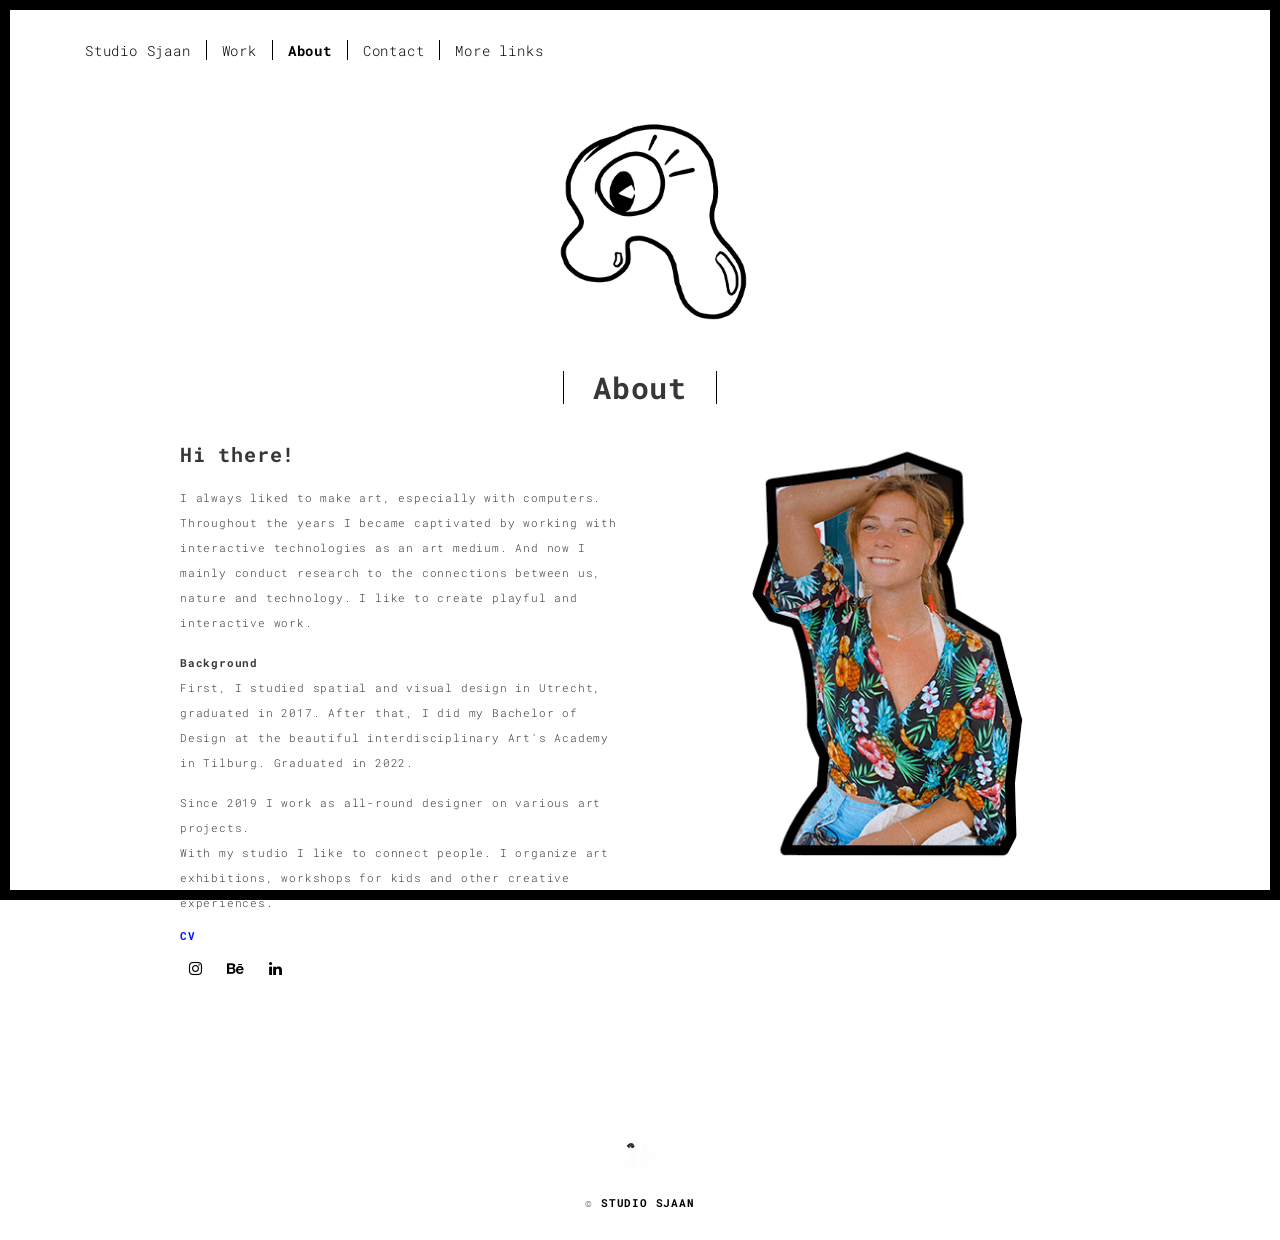
<file: about.html>
<!DOCTYPE html>
<html lang="en">

<head>
  <meta charset="UTF-8">
  <meta content="IE=edge" http-equiv="X-UA-Compatible">
  <meta content="width=device-width,initial-scale=1" name="viewport">
  <meta content="description" name="description">
  <meta name="google" content="notranslate" />

  <meta name="msapplication-tap-highlight" content="no">
  
  <link rel="apple-touch-icon" sizes="180x180" href="./assets/images/Dynamicdayami4.png">
  <link href="./assets/images/Dynamicdayami4.png" rel="icon">

  <title>ABOUT | Studio Sjaan</title>  

<link href="./main.3f6952e4.css" rel="stylesheet">
</head>

<body>
<div id="site-border-left"></div>
<div id="site-border-right"></div>
<div id="site-border-top"></div>
<div id="site-border-bottom"></div>

<header>
  <nav class="navbar  navbar-fixed-top navbar-default">
    <div class="container">
        <button type="button" class="navbar-toggle collapsed" data-toggle="collapse" data-target="#navbar-collapse" aria-expanded="false">
          <span class="sr-only">Toggle navigation</span>
          <span class="icon-bar"></span>
          <span class="icon-bar"></span>
          <span class="icon-bar"></span>
          <span class="icon-bar"></span>
        </button>

      <div class="collapse navbar-collapse" id="navbar-collapse">
        <ul class="nav navbar-nav ">

          <li><a href="./index.html" title="">Studio Sjaan</a></li>
          <li><a href="./works.html" title="">Work</a></li>
          <li><a href="./about.html" title="">About</a></li>
          <li><a href="./contact.html" title="">Contact</a></li>
          <li><a href="./morelinks.html" title="">More links</a></li>
        </ul>
      </div> 
    </div>
  </nav>
</header>

<article>
<div class="section-container" style="padding-top: 20;">
  
    <div class="container">

      <div class="text-center">
            
        <div class="col-md-4 col-centered">
            <img src="./assets/images/DD_Logo_transp.gif" class="img-responsive">
        </div>


        <h1 class="h2">About</h1>
     
        </div>
    
    
      
        <div class="col-xs-12">
          <div class="container text-center">
   
          </div>
          
         <div class="row">


            <div class="col-xs-10 col-md-offset-1">
              <div class="row">
                <div class="col-lg-6">

                  <h3>Hi there!</h3>

                    <!-- txtblock-->
                    <div>

                    <!--txt -->
                    <!--1-->
                      <div>
                        <p>
                          I always liked to make art, especially with computers. 
                          Throughout the years I became captivated by working with interactive technologies as an art medium. 
                          And now I mainly conduct research to the connections between us, nature and technology.
                          I like to create playful and interactive work.
                        </p>
                      </div>

                      <!--2-->
                      <div>
                        <p>
                          <b>Background</b><br>
                          First, I studied spatial and visual design in Utrecht, graduated in 2017. 
                          After that, I did my Bachelor of Design at the beautiful interdisciplinary Art's Academy in Tilburg.
                          Graduated in 2022.
                        </p>
                      </div>

                      <!--3-->
                      <div>
                      <p>
                          Since 2019 I work as all-round designer on various art projects. <br>
                          With my studio I like to connect people. I organize art exhibitions, workshops for kids 
                          and other creative experiences.                    
                      </p>
                      </div>

                    <!--CV link-->
                    <div>
                      <H4>
                        <a href="https://indd.adobe.com/view/c1c9ef2a-9067-4d0c-8a31-5bed3d4e2703" target="_blank">
                          CV</a>

                      </H4>
                    </div>
                    </div>
          
        
                    <!--Socials-->
                    <p>
                      
                      <!--INS-->
                      <a href="https://www.instagram.com/studio.sjaan_/" title="Instagram" target="_blank" class="fa-icon">
                      <i class="fa fa-instagram"></i>
                      </a>

                      <!--BE-->
                      <a href="https://www.behance.net/jeanneshaw/" title="Instagram" target="_blank" class="fa-icon">
                      <i class="fa fa-behance"></i>
                      </a>

                      <!--LDIN-->
                      <a href="https://www.linkedin.com/in/jeanne-shaw-a56ba2195/" title="LinkedIn" target="_blank" class="fa-icon">
                        <i class="fa fa-linkedin"></i>
                      </a>

                    </p>          
                    </div>

                <!--Fotoootje-->
                <div class="col-lg-6">
                  <img src="./assets/images/MII.png" class="img-responsive">
                </div>

           
                 
                  </div>
         
              </div>
            </div>

         </div>
        </div>
    </div>
  </div>
</article>


<!--Footr-->
<footer class="text-center" style="padding-top: 7vh;">
  <div class="container">
    <div class="row">
      <div class="col-xs-12">
      
       <!-- VIDEO -->
        <video width="40" height="40" muted loop autoplay playsinline>
          <source src="./assets/vids/kielekiele_kl_Footer.webm" type="video/webm"/>
          <source src="./assets/vids/kielekiele_kl_Footer.mp4" type="video/mp4"/>
        </video> 
          <p>
          © 
          <a href="./about.html" style="color: black;">
          <b>
           STUDIO SJAAN
          </b>
        </a>
        </p>
    </div>
  </div>
</footer>


<script>
  document.addEventListener("DOMContentLoaded", function (event) {
    navActivePage();
  });
</script>

<script type="text/javascript" src="./main.70a66962.js"></script>




</body>
</html>
</file>
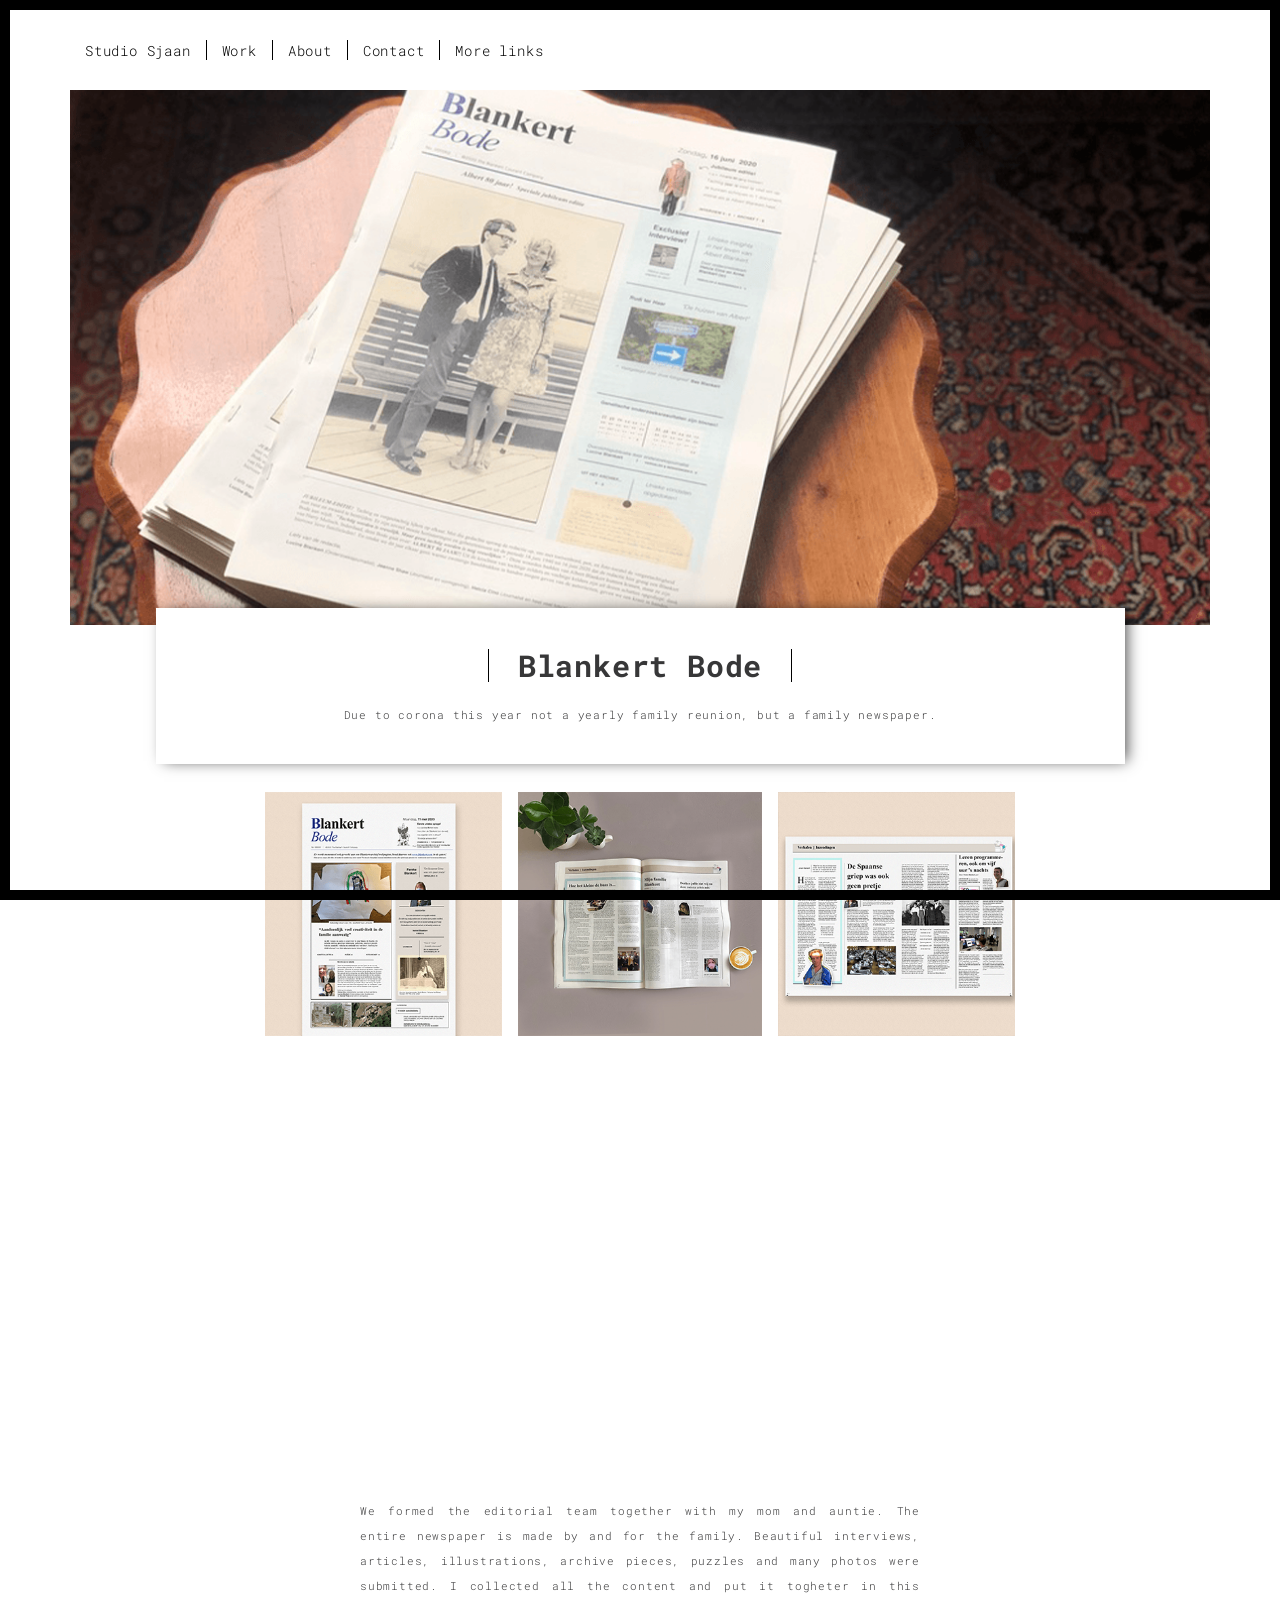
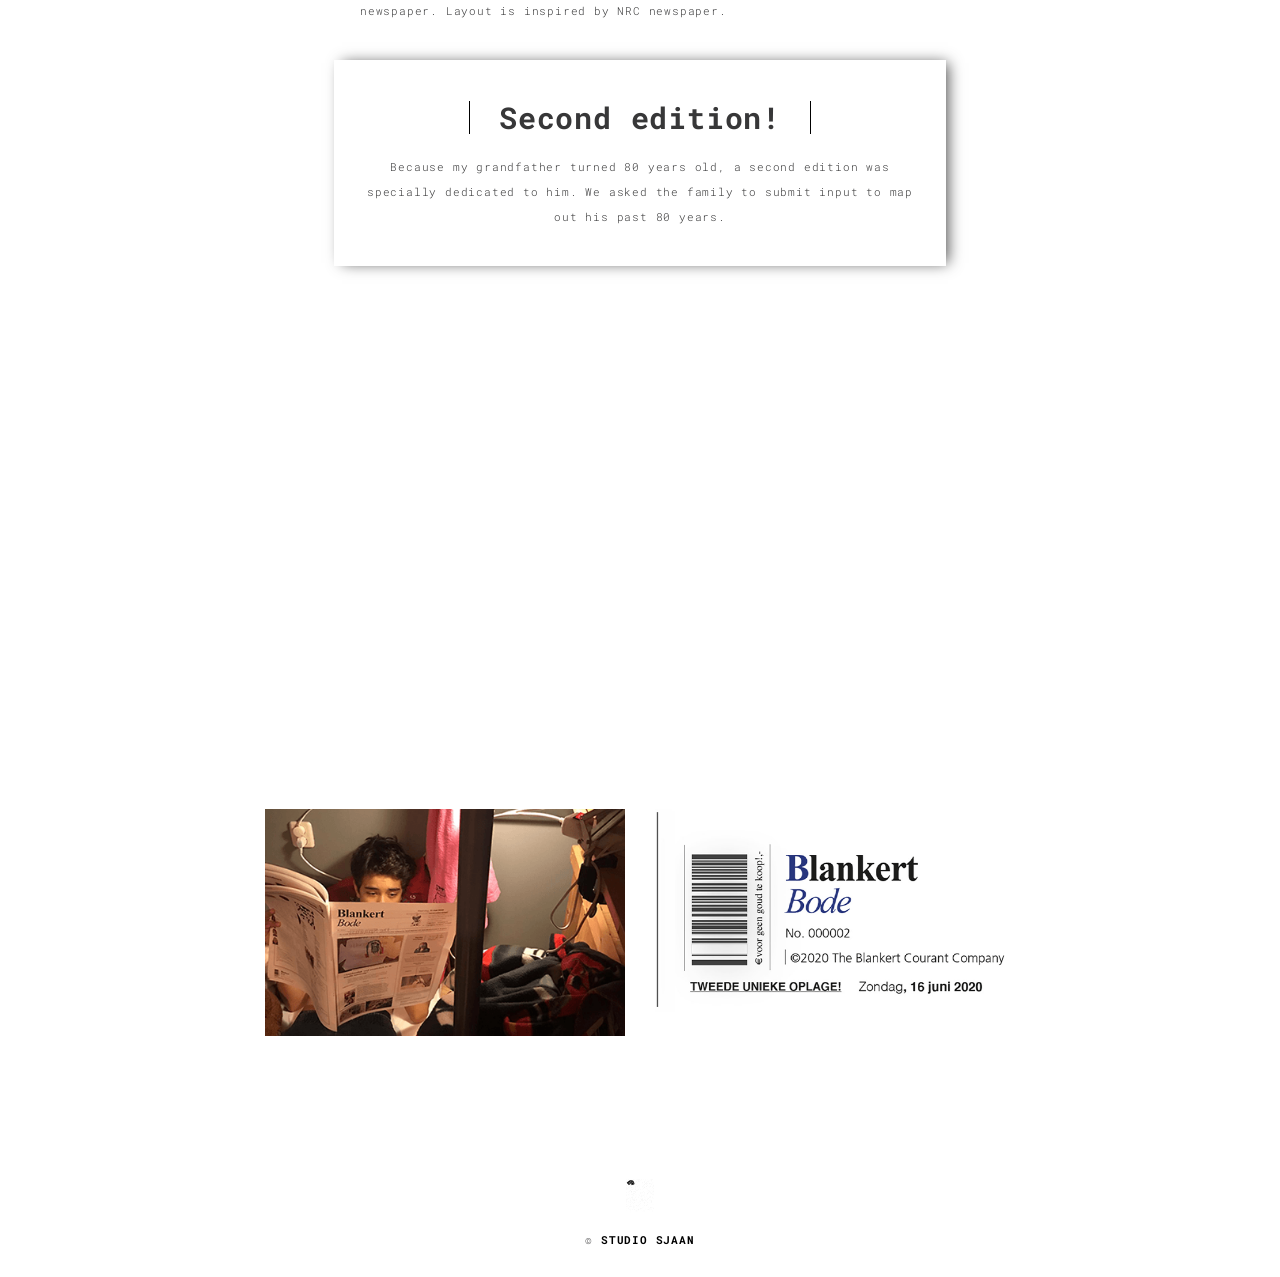
<file: Blankert Bode.html>
<!DOCTYPE html>
<html lang="en">

  <head>
    <meta charset="UTF-8">
    <meta content="IE=edge" http-equiv="X-UA-Compatible">
    <meta content="width=device-width,initial-scale=1" name="viewport">
    <meta content="Work" name="Blankert Bode">
    <meta name="google" content="notranslate" />
  
    <meta name="msapplication-tap-highlight" content="no">
    
    <link rel="apple-touch-icon" sizes="180x180" href="./assets/images/Dynamicdayami4.png">
    <link href="./assets/images/Dynamicdayami4.png" rel="icon">

    <title> Studio Sjaan | Blankert Bode </title>  
  
    <link href="./main.3f6952e4.css" rel="stylesheet">
  </head>

<body>

  <!--BOrders -->
  <div id="site-border-left"></div>
  <div id="site-border-right"></div>
  <div id="site-border-top"></div>
  <div id="site-border-bottom"></div>

<header>

  <!--NAVII-->
  <nav class="navbar  navbar-fixed-top navbar-default">
    <div class="container">
        <button type="button" class="navbar-toggle collapsed" data-toggle="collapse" data-target="#navbar-collapse" aria-expanded="false">
          <span class="sr-only">Toggle navigation</span>
          <span class="icon-bar"></span>
          <span class="icon-bar"></span>
          <span class="icon-bar"></span>
        </button>

        <div class="collapse navbar-collapse" id="navbar-collapse">
          <ul class="nav navbar-nav ">
            <li><a href="./index.html" title="">Studio Sjaan</a></li>
            <li><a href="./works.html" title="">Work</a></li>
            <li><a href="./about.html" title="">About</a></li>
            <li><a href="./contact.html" title="">Contact</a></li>
            <li><a href="./morelinks.html" title="">More links</a></li>
         
  
          </ul>
        </div> 
    </div>
  </nav>
</header>

<article>
<!--start container -->
<div class="section-container" style="padding-top: 20px;">

  <!-- Intro -->
  <div class="container">
   <div class="row">
     <div class="col-xs-12">
       <img src="./assets/work/BlankertBode/Title Img BlankertBode_2.png" class="img-responsive" alt="Image">
        
        <div class="card-container-dropshadow">
          <div class="text-center">
            <h1 class="h2">Blankert Bode</h1>
          </div>
        
          <p class="text-center">
            Due to corona this year not a yearly family reunion, but a family newspaper.
          </p>
        </div>
     </div>
   </div>
  </div>

  <!--PROJECTS  --> 
 
    <div class="container">
      <div class="row">

      
    <!-- BB1 -->
    <div class="col-lg-8 col-centered">

      <!--Images-->
      <div id="myCarousel" class="carousel slide projects-carousel">
        <!-- Carousel items -->
        <div class="carousel-inner">

          <div class="row">
            
           

              <!-- 02 -->
                <div class="col-xs-4" style="padding: 1%;">
                  <img src="./assets/work/BlankertBode/Col-xs-4 ImgBB01.png" alt="Image" class="img-responsive">
              </div> 

              <!-- 02 -->
              <div class="col-xs-4" style="padding: 1%;">
                <img src="./assets/work/BlankertBode/Col-xs-4 ImgBB01 Coffee.png" alt="Image" class="img-responsive">
              </div> 

              <!-- 03 -->
              <div class="col-xs-4" style="padding: 1%;">
                <img src="./assets/work/BlankertBode/Col-xs-4 ImgBB01.2.png" alt="Image" class="img-responsive" >
              </div> 

                   <!--04 flipsnack-->
                   <div class="col-xs-12" style="padding: 1%;">
                    <div class="row">
                        <!-- FlipSnack boekje -->
                        <iframe src="https://cdn.flipsnack.com/widget/v2/widget.html?hash=x9fw38mzhm" 
                        title="Blankert Bode 1" width="100%" height="400vh" seamless="seamless" scrolling="no" frameBorder="0" allowFullScreen muted>
                        </iframe>
                    </div>
                  </div>

              <!-- 04 -->
              <div class="col-xs-10 col-xs-offset-1 text-justify">

                <p style="margin: 30px;">
                  We formed the editorial team together with my mom and auntie. The entire 
                newspaper is made by and for the family. Beautiful interviews, articles, illustrations, 
                archive pieces, puzzles and many photos were submitted. I collected all the content 
                and put it togheter in this newspaper. Layout is inspired by NRC newspaper. 
                <p> 
              </div>
            </div>
        </div>
      </div>
    </div>

     <!-- BB2 -->
     <div class="col-lg-8 col-centered" style="margin-top: 2%;">

      <!-- Card container-->
      <div class="col-xs-12">
         <div class="card-container-dropshadow">
           <div class="text-center">
             <h1 class="h2">Second edition!</h1>
           </div>
         
           <p class="text-center">
            Because my grandfather turned 80 years old, a second edition was specially dedicated
            to him. We asked the family to submit input to map out his past 80 years.  
           </p>
           </div>
       </div>

      <!--Images BB 02-->
      <div id="myCarousel" class="carousel slide projects-carousel">
        <!-- Carousel items -->
        <div class="carousel-inner">

          <div class="row">
            
                <!--01 flipsnck-->
                <div class="col-md-12" style="padding: 1%;">
                  <div class="row">
                      <!-- FlipSnack boekje -->
                      <iframe src="https://cdn.flipsnack.com/widget/v2/widget.html?hash=xjlg8s5tk5" title="Blankert Bode 2"
                      width="100%" height="500vh" seamless="seamless" scrolling="no" frameBorder="0" allowFullScreen>
                     </iframe>
                  </div>
                </div>

                <!-- 02 -->
                <div class="col-xs-6">
                  <img src="./assets/work/BlankertBode/Kleintje leest BB img.png" alt="Image" class="img-responsive">
                </div>

                <!-- 03 -->
                  <div class="col-xs-6">
                  <img src="./assets/work/BlankertBode/Etket BB.png" alt="Image" class="img-responsive">
                </div>

                  </div>
                </div>
              </div>
          </div>
        </div>

  <!--projects container einde-->
  </div>
</div>
</article>


<!--Footr-->
<footer class="text-center" style="padding-top: 7vh;">
  <div class="container">
    <div class="row">
      <div class="col-xs-12">
      
       <!-- VIDEO -->
        <video width="40" height="40" muted loop autoplay playsinline>
          <source src="./assets/vids/kielekiele_kl_Footer.webm" type="video/webm"/>
          <source src="./assets/vids/kielekiele_kl_Footer.mp4" type="video/mp4"/>


         </video> 
          <p>
          © 
          <a href="./about.html" style="color: black;">
          <b>
           STUDIO SJAAN
          </b>
        </a>
        </p>
    </div>
  </div>
</footer>


<script>
document.addEventListener("DOMContentLoaded", function (event) {
   navActivePage();
});

</script>

<script type="text/javascript" src="./main.70a66962.js"></script>

</body>

</html>
</file>
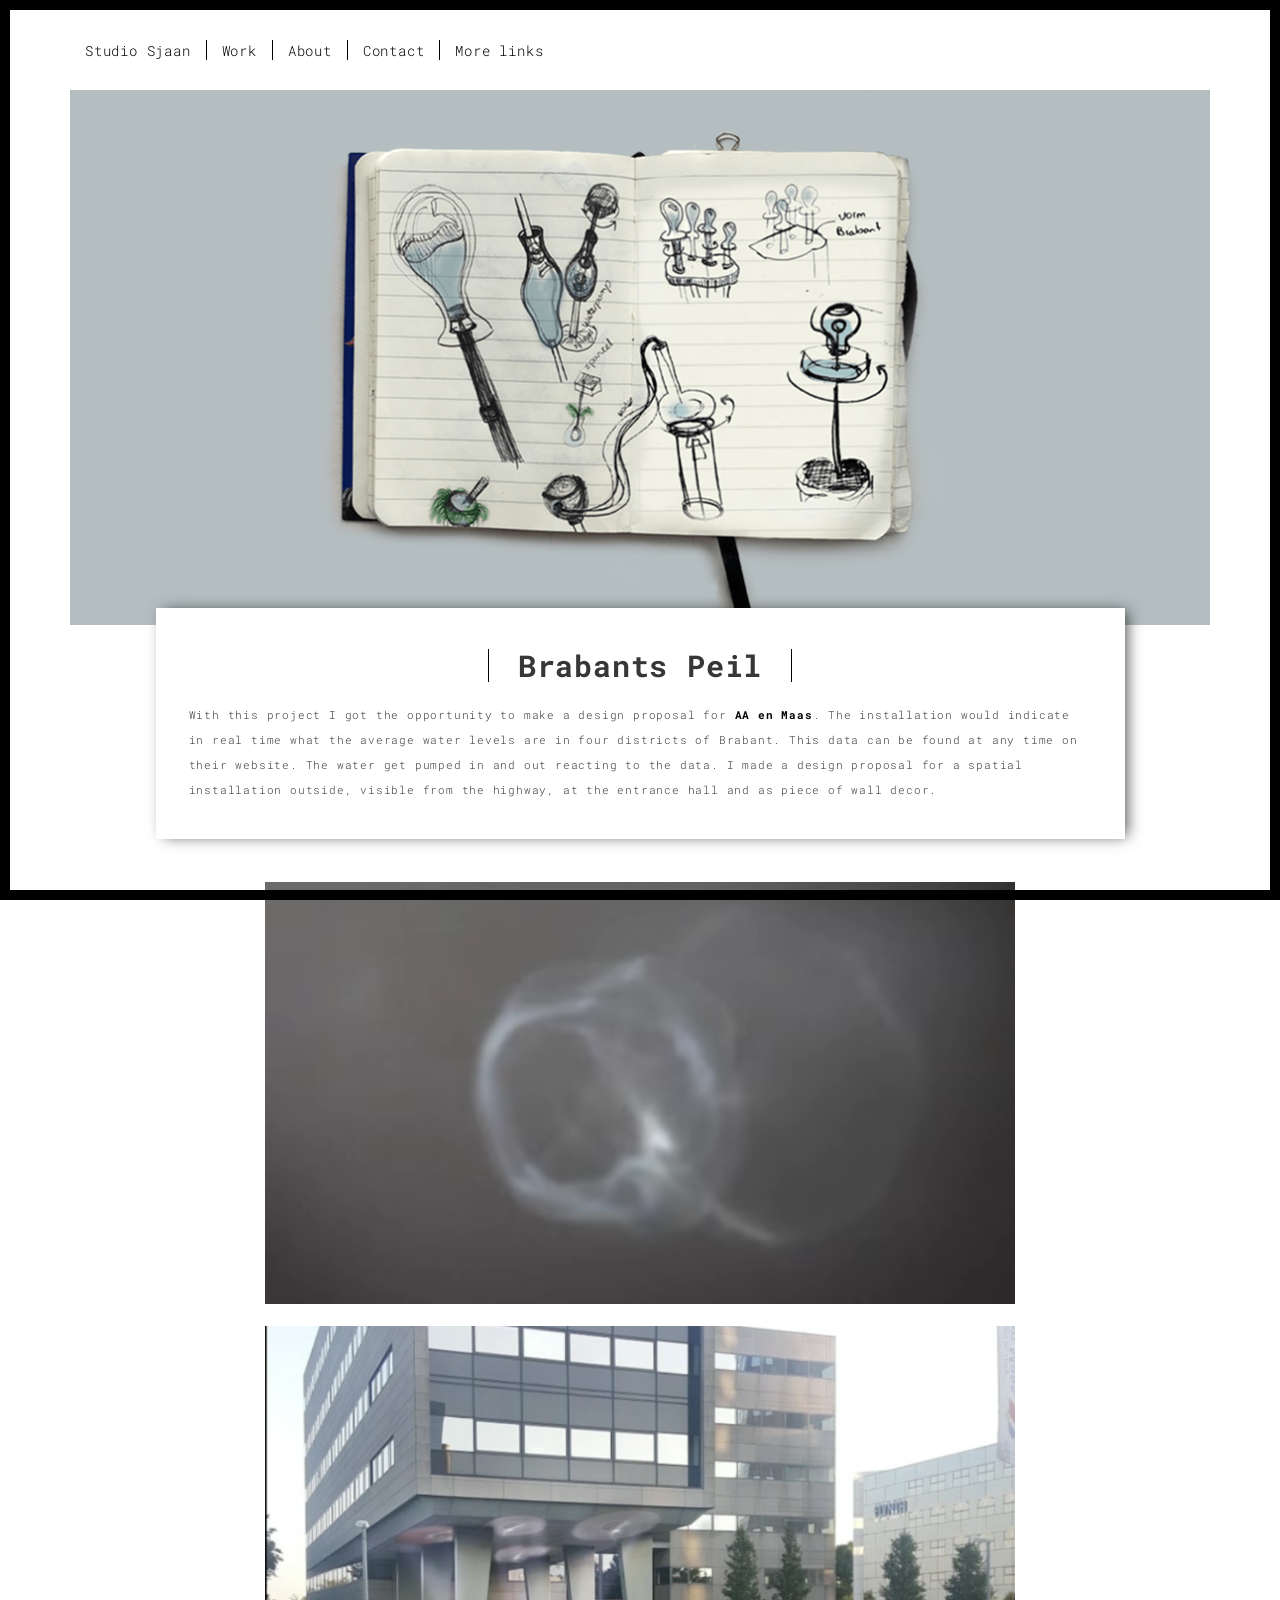
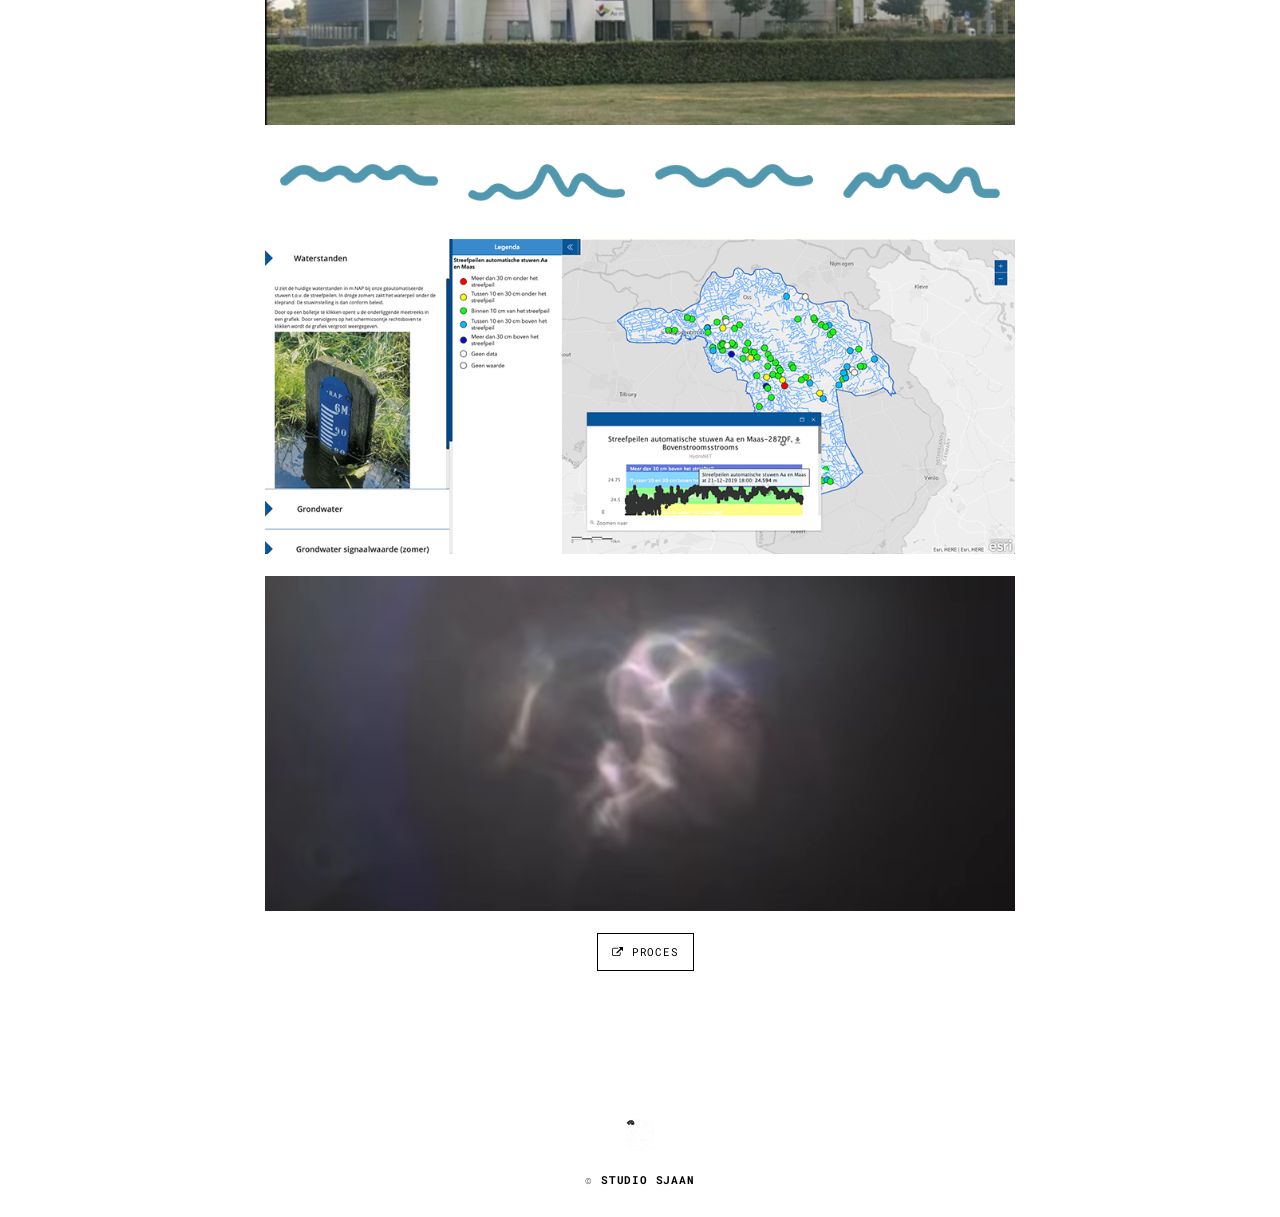
<file: Brabants Peil.html>
<!DOCTYPE html>
<html lang="en">

  <head>
    <meta charset="UTF-8">
    <meta content="IE=edge" http-equiv="X-UA-Compatible">
    <meta content="width=device-width,initial-scale=1" name="viewport">
    <meta content="Work" name="Brabants Peil">
    <meta name="google" content="notranslate" />
  
    <meta name="msapplication-tap-highlight" content="no">
    
    <link rel="apple-touch-icon" sizes="180x180" href="./assets/images/Dynamicdayami4.png">
    <link href="./assets/images/Dynamicdayami4.png" rel="icon">

    <title> Studio Sjaan | Brabants Peil </title>  
  
    <link href="./main.3f6952e4.css" rel="stylesheet">
  </head>


<body>

  <!--Border-->
<div id="site-border-left"></div>
<div id="site-border-right"></div>
<div id="site-border-top"></div>
<div id="site-border-bottom"></div>


<header>
  <nav class="navbar  navbar-fixed-top navbar-default">
    <div class="container">
        <button type="button" class="navbar-toggle collapsed" data-toggle="collapse" data-target="#navbar-collapse" aria-expanded="false">
          <span class="sr-only">Toggle navigation</span>
          <span class="icon-bar"></span>
          <span class="icon-bar"></span>
          <span class="icon-bar"></span>
        </button>

        <div class="collapse navbar-collapse" id="navbar-collapse">
          <ul class="nav navbar-nav ">
            <li><a href="./index.html" title="">Studio Sjaan</a></li>
            <li><a href="./works.html" title="">Work</a></li>
            <li><a href="./about.html" title="">About</a></li>
            <li><a href="./contact.html" title="">Contact</a></li>
            <li><a href="./morelinks.html" title="">More links</a></li>
         
  
          </ul>
        </div> 
    </div>
  </nav>
</header>

<article>
<!--Start Container-->
<div class="section-container" style="padding-top: 20px;">

  <!--INtroo-->
  <div class="container">
    <div class="row">
      <div class="col-xs-12">
        <img src="./assets/work/Brabants Peil/skretch Title Img.png" class="img-responsive" alt="Image">
        
        <div class="card-container-dropshadow">
          <div class="text-center">
            <h1 class="h2">Brabants Peil</h1>
          </div>
          
          <p>
            With this project I got the opportunity to make a design proposal for <a href="https://www.aaenmaas.nl/" 
            title="AA en Maas Website" target="_bank" style="color: black;">
            <b>AA en Maas</b></a>. 
            The installation would indicate in real time what the average water
            levels are in four districts of Brabant. This data can be found at any time on their website.
            The water get pumped in and out reacting to the data. 
            I made a design proposal for a spatial installation outside, visible from the highway,
            at the entrance hall and as piece of wall decor.
            
          </p>
        
        </div>
      </div>
    </div>
  </div>

  <!-- MEDIA -->
  <div class="container">
        <div class="row">

          <div class="col-lg-8 col-centered">

            <!-- Images/ videos in carousel -->
            <div id="myCarousel" class="carousel slide projects-carousel">
  
              <!--carousel Items-->
              <div class="carousel-inner">
  
                <div class="row">
  
                    <!-- 01 VID visuals -->
                    <div class="col-xs-12" col-centered>
                      <video style="padding-top: 3%;" alt="Video" class="img-responsive" loop autoplay muted playsinline id="myvideo">
                          <source src="./assets/work/Brabants Peil/BrabantsPeil visual_1.webm" type="video/webm"/>
                          <source src="./assets/work/Brabants Peil/BrabantsPeil visual_1.mp4" type="video/mp4"/>
                            :'(
                          </video>      
                    </div>

                    <!-- 03 VID voorkant -->
                    <div class="col-xs-12">
                      <video style="padding-top:3%;" loop autoplay muted playsinline class="img-responsive" alt="video" id="myvideo">
                        <source src="./assets/work/Brabants Peil/BrabantsPeil La enTrada.webm" type="video/webm"/>
                        <source src="./assets/work/Brabants Peil/BrabantsPeil La enTrada.mp4" type="video/mp4"/>
                        :'(                      
                      </video>
                    </div>

                  <!-- 04 WAVESSSZZZ-->
                  <div class="col-xs-12" style="padding-top: 3%;" >

                      <div class="col-xs-3">
                        <img src="./assets/work/Brabants Peil/Middel 11.png" alt="Image" class="img-responsive" style="padding-top: 15px; padding-bottom: 15px;">
                      </div>
                    <div class="col-xs-3">
                      <img src="./assets/work/Brabants Peil/Middel 9.png" alt="Image" class="img-responsive" style="padding-top: 15px; padding-bottom: 15px;">
                    </div>

                    <div class="col-xs-3">
                      <img src="./assets/work/Brabants Peil/Middel 8.png" alt="Image" class="img-responsive" style="padding-top: 15px; padding-bottom: 15px;">
                    </div>

                    <div class="col-xs-3">
                      <img src="./assets/work/Brabants Peil/Middel 10.png" alt="Image" class="img-responsive" style="padding-top: 15px; padding-bottom: 15px;">
                    </div>
                  </div>
                  
                    <!-- 05 Image data -->
                    <div class="col-xs-12">
                      <img src="./assets/work/Brabants Peil/Waterdata.png" alt="Image" class="img-responsive" 
                      style="padding-top: 3%;">
                    </div>

                    <!-- 06 VID visal 2 -->
                    <div class="col-xs-12">
                      <video style="padding-top: 3%;" class="img-responsive" class="img-responsive" alt="video" loop autoplay muted playsinline id="myvideo">
                        <source src="./assets/work/Brabants Peil/BrabantsPeil 02_2.webm" type="video/webm"/>
                        <source src="./assets/work/Brabants Peil/BrabantsPeil 02_2.mp4" type="video/mp4"/>
                        :'(                      
                      </video>
                    </div>

                    <!--Buttn-->
                    <div class="col-xs-12 text-center" style="margin: 0.5rem; margin-top: 2rem;">
                      <a href="https://indd.adobe.com/view/e0053671-1364-49cd-8b05-6fa72e06678d" 
                      title="Brabants Peil Proces" class="btn btn-default" target="_blank">
                      <i class="fa fa-external-link"></i>

                      PROCES</a> 
                      </div>
                  
               <!--einde row-->
              </div>
            
              <!--einde Carousel Inner--> 
              </div>
  
            <!-- Einde my Carousel-->
            </div>
          
          <!-- einde column 01-->
          </div>
      
      <!--einde main row-->
      </div>
    <!-- einde container -->
    </div>
  </article>
  
  
  <!--Footr-->
  <footer class="text-center" style="padding-top: 7vh;">
    <div class="container">
      <div class="row">
        <div class="col-xs-12">
        
         <!-- VIDEO -->
          <video width="40" height="40" muted loop autoplay playsinline id="myvideo">
            <source src="./assets/vids/kielekiele_kl_Footer.webm" type="video/webm"/>
            <source src="./assets/vids/kielekiele_kl_Footer.mp4" type="video/mp4"/>

          </video> 
            <p>
            © 
            <a href="./about.html" style="color: black;">
            <b>
             STUDIO SJAAN
            </b>
          </a>
          </p>
      </div>
    </div>
  </footer>

<script>
  document.addEventListener("DOMContentLoaded", function (event) {
     navActivePage();
  });
</script>

<script type="text/javascript" src="./main.70a66962.js"></script>
 <!--script vr video-->
 <script> document.getElementById('myvideo').play(); </script>

</body>

</html>
</file>
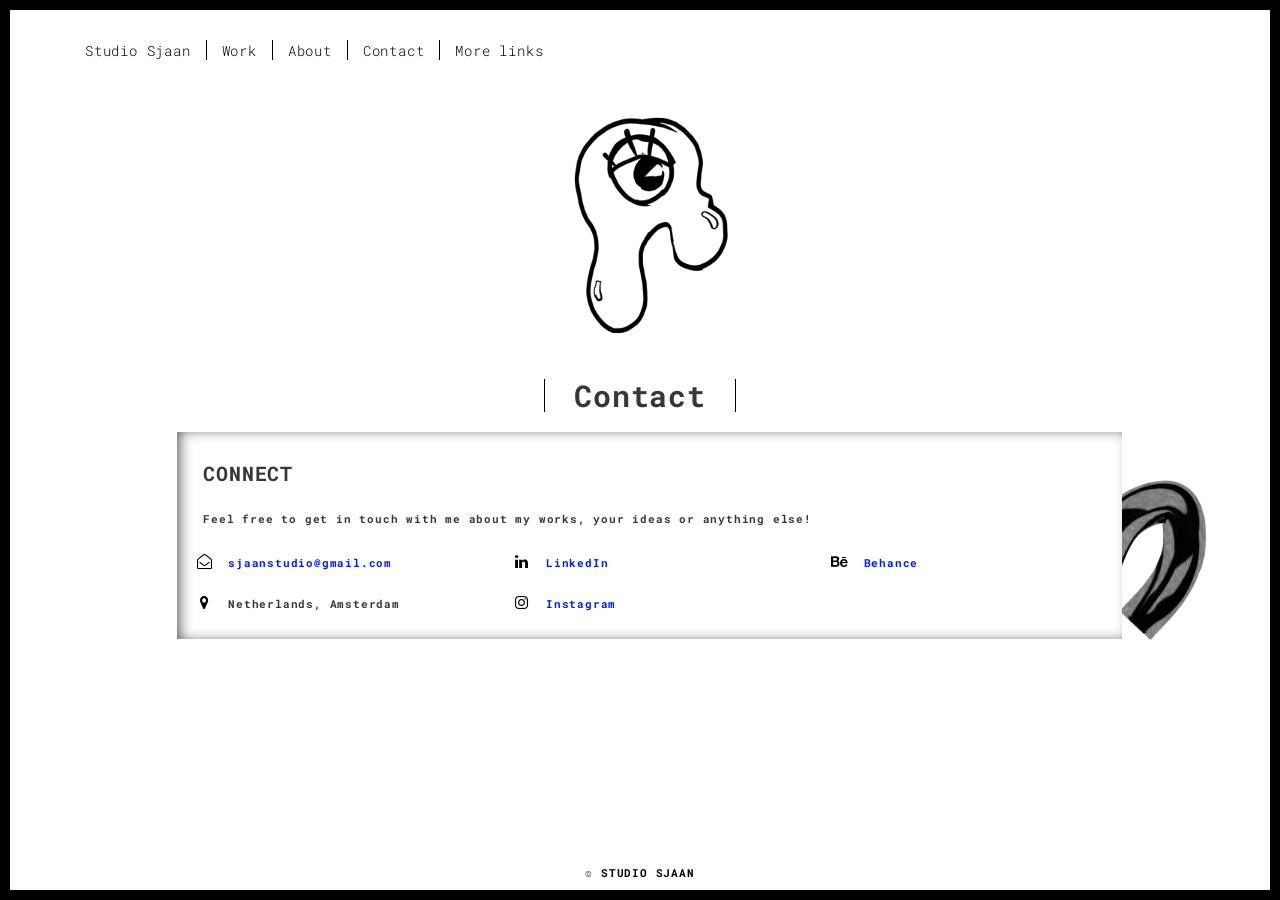
<file: contact.html>
<!DOCTYPE html>
<html lang="en">

  <head>
    <meta charset="UTF-8">
    <meta content="IE=edge" http-equiv="X-UA-Compatible">
    <meta content="width=device-width,initial-scale=1" name="viewport">
    <meta content="Contact" name="Get in touch with Sjaan">
    <meta name="google" content="notranslate" />
  
    <meta name="msapplication-tap-highlight" content="no">
    
    <link rel="apple-touch-icon" sizes="180x180" href="./assets/images/Dynamicdayami4.png">
    <link href="./assets/images/Dynamicdayami4.png" rel="icon">
  
    <title>CONTACT | Studio Sjaan</title>  
  
  <link href="./main.3f6952e4.css" rel="stylesheet">
  </head>

<body>
<div id="site-border-left"></div>
<div id="site-border-right"></div>
<div id="site-border-top"></div>
<div id="site-border-bottom"></div>

<header>

  <!--NAVI-->
  <nav class="navbar  navbar-fixed-top navbar-default">
    <div class="container">
        <button type="button" class="navbar-toggle collapsed" data-toggle="collapse" data-target="#navbar-collapse" aria-expanded="false">
          <span class="sr-only">Toggle navigation</span>
          <span class="icon-bar"></span>
          <span class="icon-bar"></span>
          <span class="icon-bar"></span>
          <span class="icon-bar"></span>

        </button>

      <div class="collapse navbar-collapse" id="navbar-collapse">
        <ul class="nav navbar-nav">
          <li><a href="./index.html" title="">Studio Sjaan</a></li>
          <li><a href="./works.html" title="">Work</a></li>
          <li><a href="./about.html" title="">About</a></li>
          <li><a href="./contact.html" title="">Contact</a></li>
          <li><a href="./morelinks.html" title="">More links</a></li>       

        </ul>
      </div> 
    </div>
  </nav>

  
</header>

<article>
<!-- start container-->
<div class="section-container">

  <!--01 intro-->
    <div class="container">
      <div class="row">
    
        <div class="col-md-4 col-md-push-4 text-center">
            <img src="./assets/images/DD_Logo_transp.gif" class="img-responsive" alt="Image">
            
            <h1 class="h2">
              Contact
            </h1>
        </div>
      </div>
    </div>

    <!--02 Contact card-->
    <div class="container">
      <div class="row">

        <div class="col-md-10 col-md-push-1">
            
          <!-- carousel-->
            <div id="myCarousel" class="card-container-inset">
              
              
                <!--01 -->
                  <div class=" col-xs-5">
                      <H3>CONNECT</H3>
                  </div>

                <!--02 -->
                  <div class="col-xs-12">
                  <h4>Feel free to get in touch with me about my works, your ideas or anything else!</h4>
                  </div>
              
              <!-- Carousel items -->
              <div class="carousel-inner">
                <div class="row">

                  

                  <!-- 02 mail/loc -->        
                  <div class="col-sm-4">
                      <ul class="list-unstyled">
                      <li>
                        <h4> 
                            <a href="mailto:sjaanstudio@gmail.com" title="sjaanstudio@gmail.com">
                              <span class="fa-icon">
                                <i class="fa fa-envelope-open-o" aria-hidden="true"></i>
                              </span>
                              sjaanstudio@gmail.com</a>
                        </h4>
                      </li>

                      <li>
                        <h4> 
                          <span class="fa-icon">
                            <i class="fa fa fa-map-marker" aria-hidden="true"></i>
                          </span>
                        Netherlands, Amsterdam
                        </h4>
                      </li>
                        </ul>
                  </div>

                  <!-- 03 Socialnet -->
                  <div class="col-sm-4">
                     <ul class="list-unstyled">

                    <!--LI -->
                    <li>
                      <h4> 
                          <a href="https://www.linkedin.com/in/jeanne-shaw-a56ba2195/" title="LinkedIn" target="_blank">
                            <span class="fa-icon">
                              <i class="fa fa-linkedin" aria-hidden="true"></i>
                             </span> 
                             LinkedIn</a>
                      </h4>
                    </li>
                    
                    <!-- IN -->
                    <li>
                      <h4>
                          <a href="https://www.instagram.com/studio.sjaan_/" title="Studio Sjaan Instagram" target="_blank">
                            <span class="fa-icon">
                              <i class="fa fa-instagram" aria-hidden="true"></i>
                             </span> 
                             Instagram
                          </a>
                      </h4>
                    </li>
                 </div>
                 
                 <!-- 03 Socialnet -->
                 <div class="col-sm-4">
                  <ul class="list-unstyled">
                 <li>
                   <h4>
                       <a href="https://www.behance.net/jeanneshaw/" title="Studio Sjaan Instagram" target="_blank">
                         <span class="fa-icon">
                           <i class="fa fa-behance" aria-hidden="true"></i>
                          </span> 
                          Behance
                       </a>
                   </h4>
                 </li>
                 </ul>


              </div>

                </div>

              </div>

            </div>
   
            



          </div>
        </div>

      </div>

</div>
</article>


<!--Footr-->
<footer class="text-center footer-fixed" style="padding-top: 7%">
  <div class="container">
    <div class="row">
      <div class="col-xs-12">
          <p>
          © 
          <a href="./about.html" style="color: black;">
          <b>
           STUDIO SJAAN
          </b>
        </a>
        </p>
    </div>
  </div>
</footer>


<!-- VIDEO -->
<video class="video-fixed-about"
class="img-responsive" alt="video" autoplay loop muted playsinline>
  <source src="./assets/vids/kielekiele_kl_1.webm" type="video/webm"/>
  <source src="./assets/vids/kielekiele_kl_1.mp4" type="video/mp4"/>

</video>

<script type="text/javascript" src="./main.70a66962.js"></script>

</body>
</html>
</file>
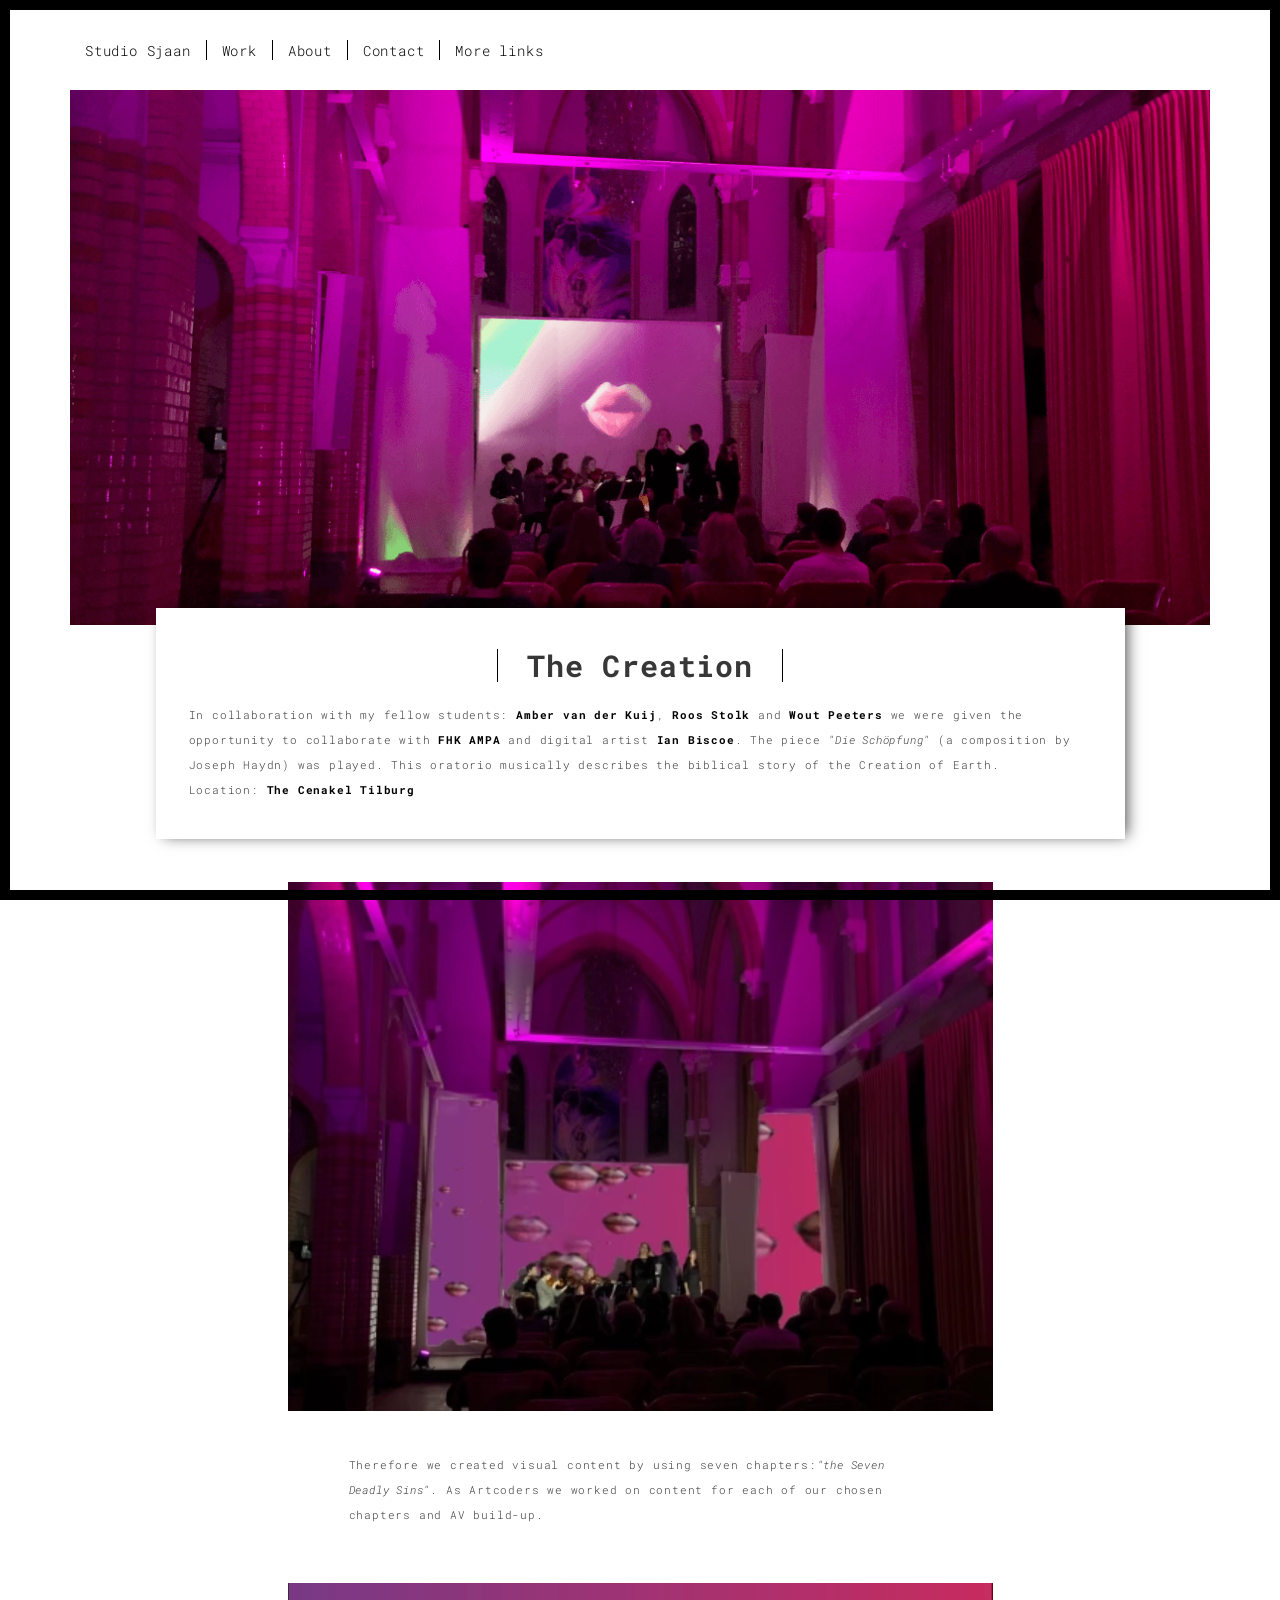
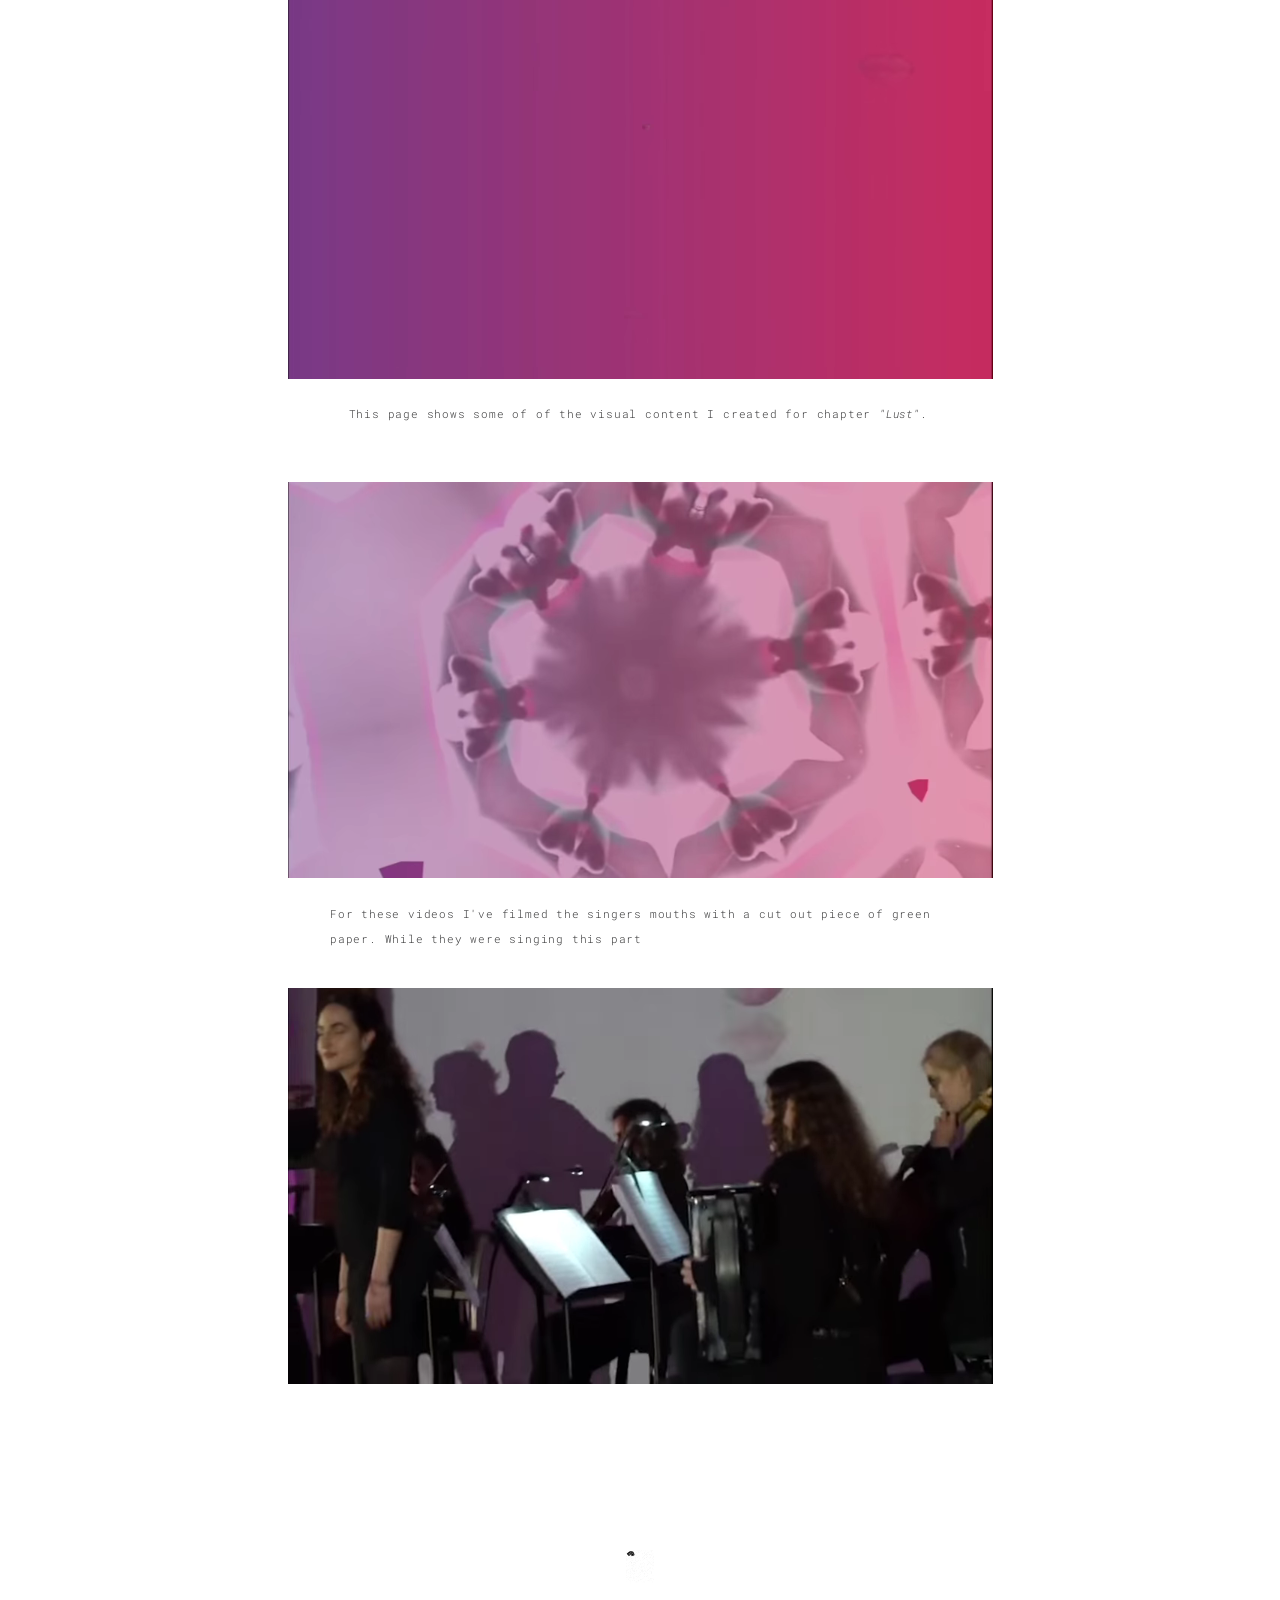
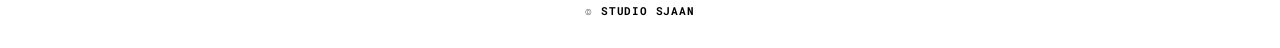
<file: Creation.html>
<!DOCTYPE html>
<html lang="en">

<head>
  <meta charset="UTF-8">
  <meta content="IE=edge" http-equiv="X-UA-Compatible">
  <meta content="width=device-width,initial-scale=1" name="viewport">
  <meta content="Work" name="The Creation">
  <meta name="google" content="notranslate" />

  <meta name="msapplication-tap-highlight" content="no">
  
  <link rel="apple-touch-icon" sizes="180x180" href="./assets/images/Dynamicdayami4.png">
  <link href="./assets/images/Dynamicdayami4.png" rel="icon">

  <title>Studio Sjaan | The Creation</title>  

<link href="./main.3f6952e4.css" rel="stylesheet">
</head>

<body>

<!--BORDERS-->
<div id="site-border-left"></div>
<div id="site-border-right"></div>
<div id="site-border-top"></div>
<div id="site-border-bottom"></div>

<header>

  <nav class="navbar navbar-fixed-top navbar-default">
    <div class="container">
        <button type="button" class="navbar-toggle collapsed" data-toggle="collapse" data-target="#navbar-collapse" aria-expanded="false">
          <span class="sr-only">Toggle navigation</span>
          <span class="icon-bar"></span>
          <span class="icon-bar"></span>
          <span class="icon-bar"></span>
        </button>

        <div class="collapse navbar-collapse" id="navbar-collapse">
          <ul class="nav navbar-nav ">
            <li><a href="./index.html" title="">Studio Sjaan</a></li>
            <li><a href="./works.html" title="">Work</a></li>
            <li><a href="./about.html" title="">About</a></li>
            <li><a href="./contact.html" title="">Contact</a></li>
            <li><a href="./morelinks.html" title="">More links</a></li>
         
  
          </ul>
        </div> 
    </div>
  </nav>
</header>

<article>
<!-- start container -->
<div class="section-container" style="padding-top: 20px;">
  
  <!--START -->
  <div class="container">
    <div class="row">
      <div class="col-xs-12">
        <img src="./assets/work/The Creation/Title img Creation.png" class="img-responsive" alt="Image">
          <div class="card-container-dropshadow">
          <div class="text-center">
            <h1 class="h2">The Creation</h1>
          </div>
          <p>
            In collaboration with my fellow students: <a href="https://avanderkuij.myportfolio.com/" 
            title="Amber van der Kuij Website" target="_bank" style="color: black;">
            <b>Amber van der Kuij</b></a>, <a href="https://www.instagram.com/foxinperspective/" 
            title="Roos Stolk Instagram" target="_bank" style="color: black;">
            <b>Roos Stolk</b></a> and <a href="https://woutpeeters.nl/" 
            title="Wout Peeters Website" target="_bank" style="color: black;">
            <b>Wout Peeters</b></a> 
            we were given the opportunity to collaborate with <a href="https://fontys.nl/Studeren/Opleidingen/Academy-of-Music-and-Performing-Arts-muziek.htm" 
            title="FHK AMPA" target="_bank" style="color: black;">
            <b>FHK AMPA</b></a> and digital artist <a href="http://studiobiscoe.com/" 
            title="Ian Biscoe Website" target="_bank" style="color: black;">
            <b>Ian Biscoe</b></a>.
            The piece <em>"Die Sch&ouml;pfung"</em>
            (a composition by Joseph Haydn) was played. This oratorio musically describes 
            the biblical story of the Creation of Earth.<br>
            Location: 
            <a href="http://www.cenakel.nl/index.php" title="Cenakel Website" target="_bank" style="color: black;">
              <b>The Cenakel Tilburg</b>
            </a>

          </p>
          
        </div>
      </div>
    </div>
  </div>

  <!-- projects/ MEDIA -->
  <div class="container">
    <div class="row">

        <div class="col-lg-8 col-centered">

          <!-- Images/ videos in carousel -->
          <div id="myCarousel" class="carousel slide projects-carousel">

            <!--carousel Items-->
            <div class="carousel-inner">

              <div class="row">

                <!-- 01  Video -->
                <div class="col-xs-12 col-centered"> 
                  <video style="padding: 3%;" alt="Video" class="img-responsive" loop autoplay muted playsinline id="myvideo">
                      <source src="./assets/work/The Creation/Comp 5.webm" type="video/webm"/>
                      <source src="./assets/work/The Creation/Comp 5.mp4" type="video/mp4"/>
                      :'(
                  </video> 
                </div>

                 <!-- 05 txt -->
                 <div class="col-xs-10 col-centered">  
                  <p style="padding: 3%;"> 
                    Therefore we created visual content by using seven chapters:<em>"the Seven Deadly Sins"</em>. 
                    As Artcoders we worked on content for each of our chosen chapters and AV build-up.
                  </p>
                </div>

                <!-- 02 Video -->
                <div class="col-xs-12">
                  <video style="padding: 3%;" class="img-responsive" alt="video" loop autoplay muted playsinline id="myvideo">
                  <source src="./assets/work/The Creation/comp7.webm" type="video/webm"/> 
                  <source src="./assets/work/The Creation/comp7.mp4" type="video/mp4"/> 
                  </video>
                </div>

              
                <!-- 05 txt -->
                 <div class="col-xs-10 col-centered">  
                  <p style="padding: 3%;"> 
                    This page shows some of of the visual content I created for chapter <em>"Lust"</em>. 
                  </p>
                </div>

                <!-- 06 Video -->
                  <div class="col-xs-12 col-centered">
                    <video style="padding: 3%;" class="img-responsive" class="img-responsive" alt="video" loop autoplay muted playsinline id="myvideo">
                    <source src="./assets/work/The Creation/comp6.webm" type="video/webm"/> 
                    <source src="./assets/work/The Creation/comp6.mp4" type="video/mp4"/> 
                  </video>
                  </div>

                  <!-- 07 txt -->
                  <div class="col-xs-10 col-centered">
                    <p>
                      For these videos I've filmed the singers mouths with a 
                      cut out piece of green paper. While they were singing this part
                      </p>                  
                    </div>

                  <!-- 06 Video -->
                  <div class="col-xs-12 col-centered">
                    <video style="padding: 3%;" class="img-responsive" class="img-responsive" alt="video" loop autoplay muted playsinline id="myvideo">
                    <source src="./assets/work/The Creation/compilatietje_1_1.webm" type="video/webm"/> 
                    <source src="./assets/work/The Creation/compilatietje_1_1.mp4" type="video/mp4"/> 
                    </video>
                  </div>

              <!--einde row-->
              </div>
            
            <!--einde Carousel Inner--> 
            </div>

          <!-- Einde my Carousel-->
          </div>
        
        <!-- einde column 01-->
        </div>
    
    <!--einde main row-->
    </div>
  <!-- einde container -->
  </div>
</article>


<!--Footr-->
<footer class="text-center" style="padding-top: 7vh;">
  <div class="container">
    <div class="row">
      <div class="col-xs-12">
      
       <!-- VIDEO -->
        <video width="40" height="40" muted loop autoplay playsinline>
          <source src="./assets/vids/kielekiele_kl_Footer.webm" type="video/webm"/>
          <source src="./assets/vids/kielekiele_kl_Footer.mp4" type="video/mp4"/>

         </video> 
          <p>
          © 
          <a href="./about.html" style="color: black;">
          <b>
           STUDIO SJAAN
          </b>
        </a>
        </p>
    </div>
  </div>
</footer>


<script>
  document.addEventListener("DOMContentLoaded", function (event) {
     navActivePage();
  });
</script>

<script type="text/javascript" src="./main.70a66962.js"></script>
 <!--script vr video-->
 <script> document.getElementById('myvideo').play(); </script>

</body>

</html>
</file>
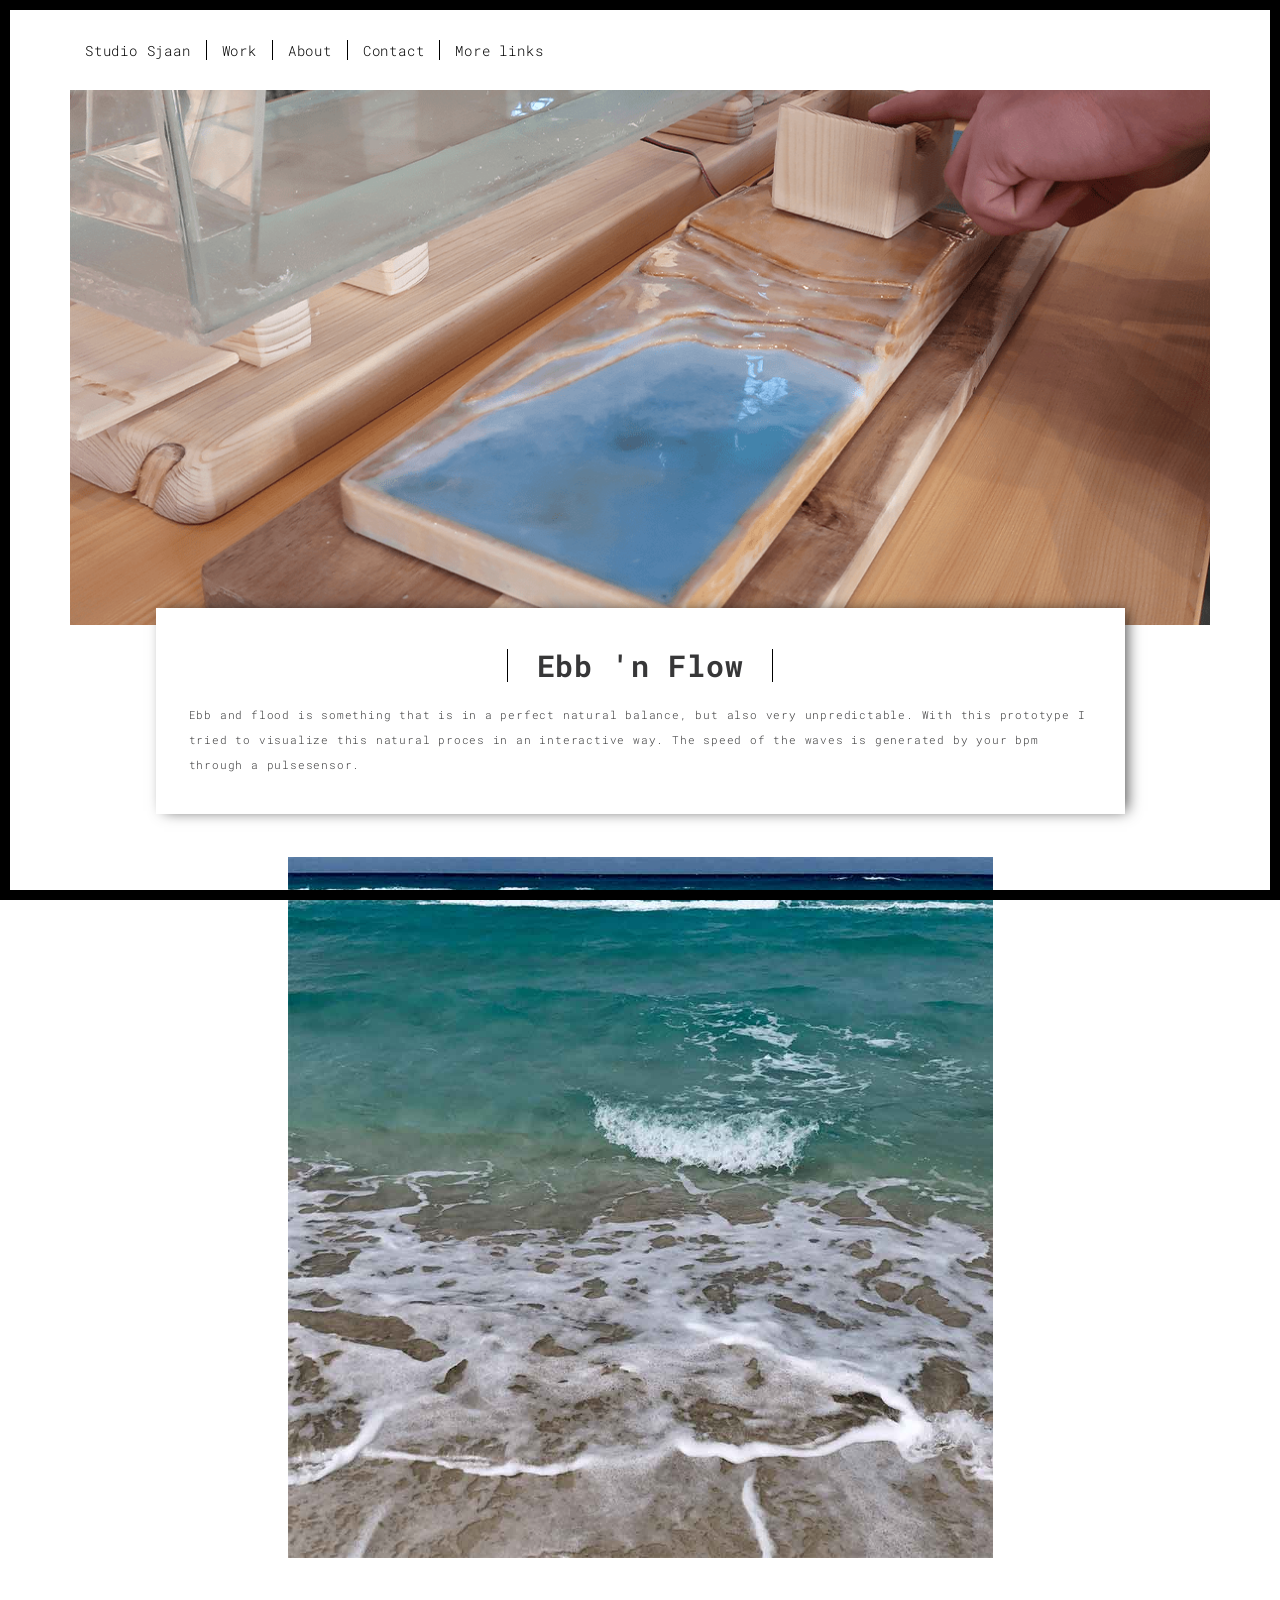
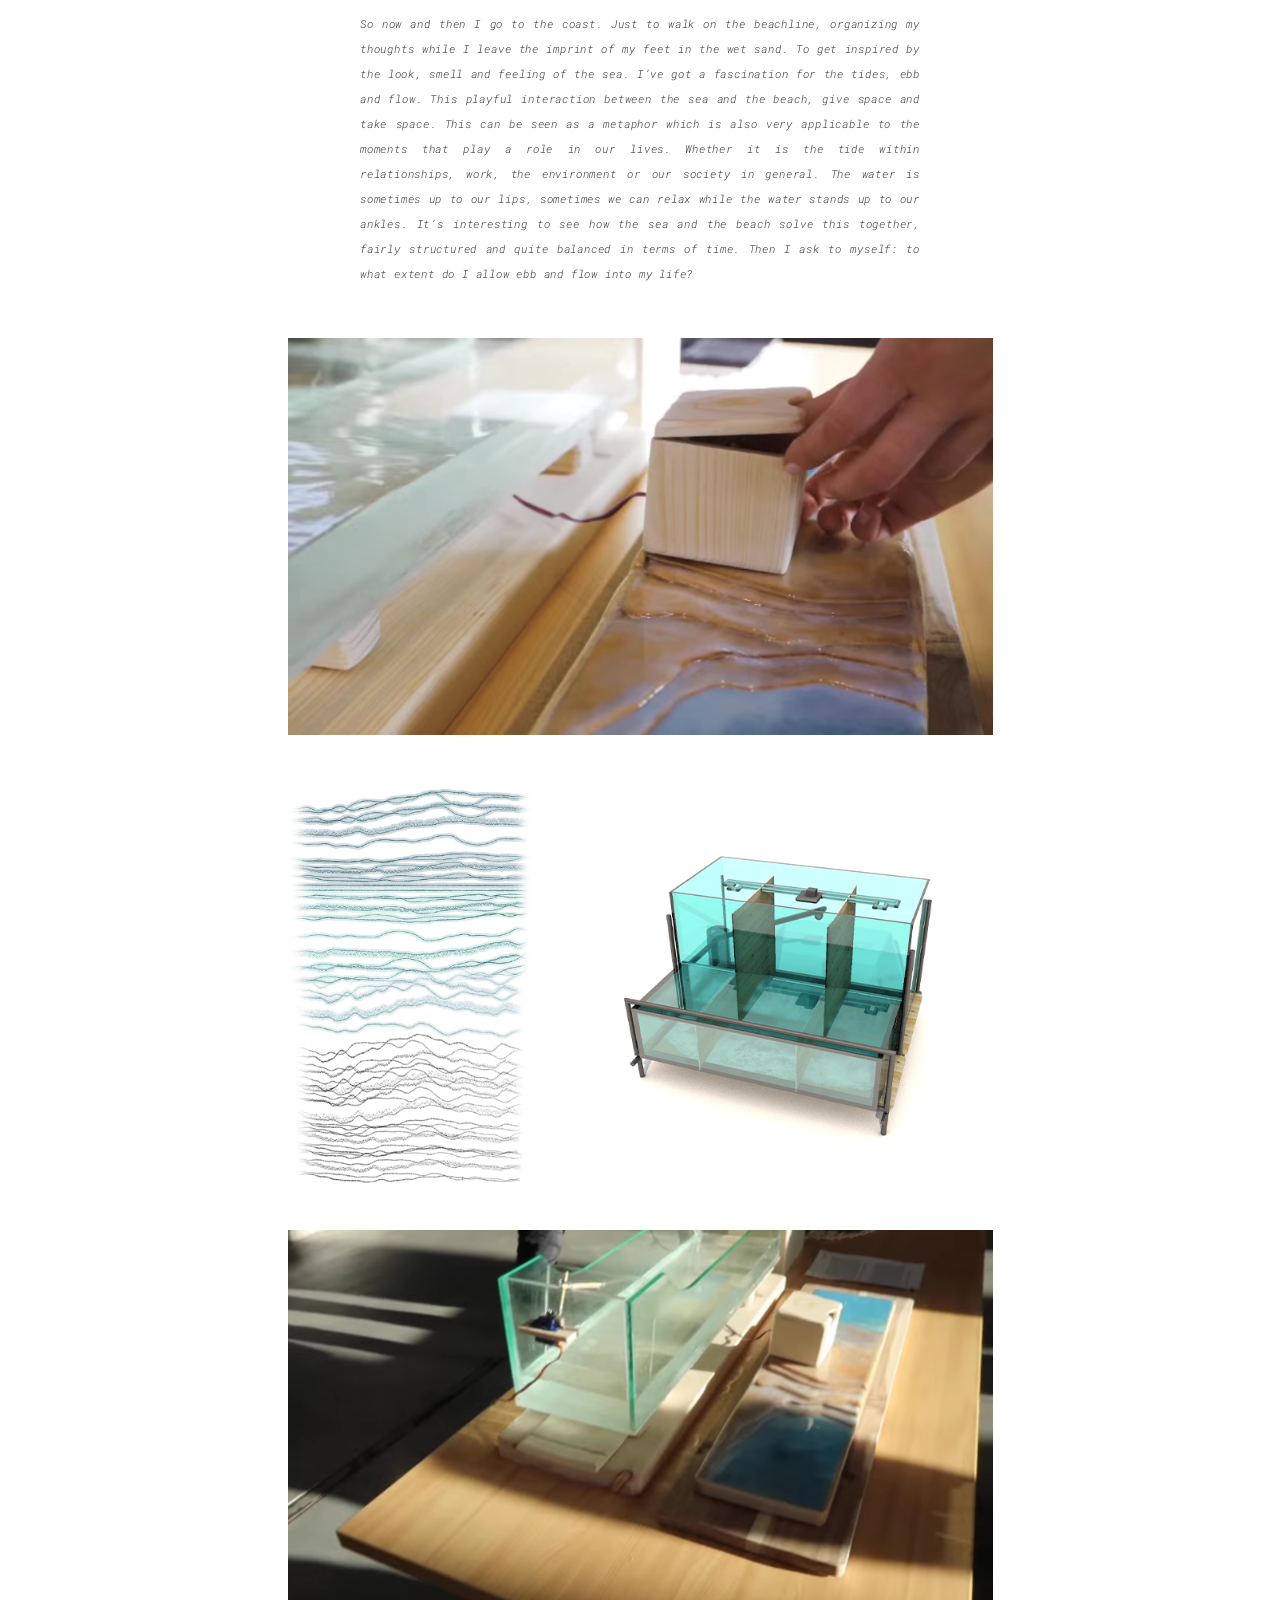
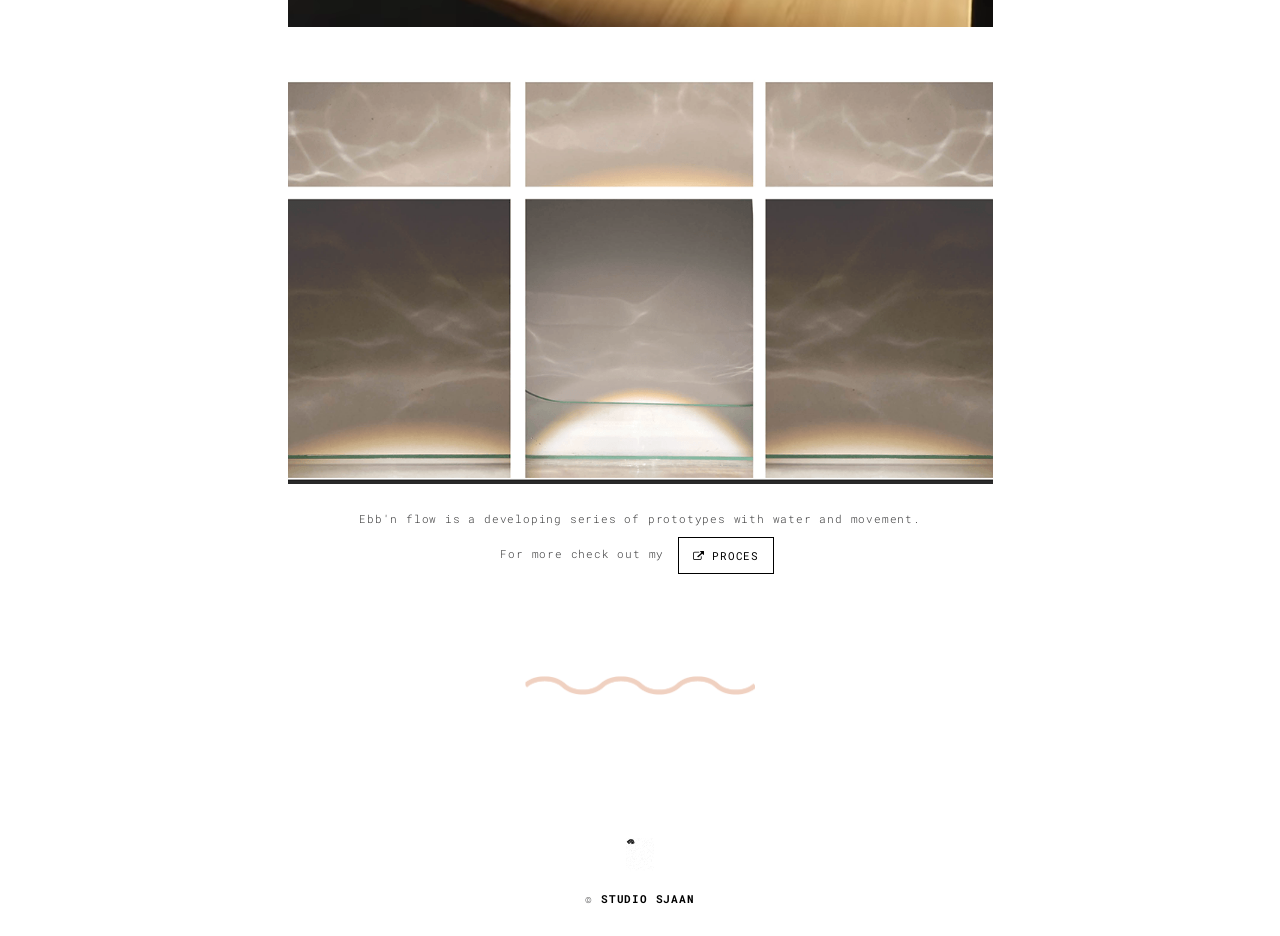
<file: EbbnFlow.html>
<!DOCTYPE html>
<html lang="en">

<head>
    <meta charset="UTF-8">
    <meta content="IE=edge" http-equiv="X-UA-Compatible">
    <meta content="width=device-width,initial-scale=1" name="viewport">
    <meta content="Work" name="Ebb n Flow">
    <meta name="google" content="notranslate" />
  
    <meta name="msapplication-tap-highlight" content="no">
    
    <link rel="apple-touch-icon" sizes="180x180" href="assets/images/Dynamicdayami4.png">
    <link href="assets/images/Dynamicdayami4.png" rel="icon">
  
    <title>Studio Sjaan | Ebb 'n Flow</title>  
  
  <link href="./main.3f6952e4.css" rel="stylesheet">
</head>

<body>

<!--brders-->
<div id="site-border-left"></div>
<div id="site-border-right"></div>
<div id="site-border-top"></div>
<div id="site-border-bottom"></div>


<header>
  <nav class="navbar  navbar-fixed-top navbar-default">
    <div class="container">
        <button type="button" class="navbar-toggle collapsed" data-toggle="collapse" data-target="#navbar-collapse" aria-expanded="false">
          <span class="sr-only">Toggle navigation</span>
          <span class="icon-bar"></span>
          <span class="icon-bar"></span>
          <span class="icon-bar"></span>
        </button>

        <div class="collapse navbar-collapse" id="navbar-collapse">
          <ul class="nav navbar-nav ">
            <li><a href="./index.html" title="">Studio Sjaan</a></li>
            <li><a href="./works.html" title="">Work</a></li>
            <li><a href="./about.html" title="">About</a></li>
            <li><a href="./contact.html" title="">Contact</a></li>
            <li><a href="./morelinks.html" title="">More links</a></li>
         
  
          </ul>
        </div>  
    </div>
  </nav>
</header>

<article>
  <!--srt container -->
    <div class="section-container" style="padding-top: 20px;">
     
    <!--START -->
      <div class="container">
        <div class="row">
          <div class="col-xs-12">
            <img src="./assets/work/Ebb 'n Flow/Title img ebflow.png" class="img-responsive" alt="Image">
              <div class="card-container-dropshadow">
              <div class="text-center">
                <h1 class="h2">Ebb 'n Flow</h1>
              </div>
                <p>
                  Ebb and flood is something that is in a perfect
                  natural balance, but also very unpredictable. With this 
                  prototype I tried to visualize this natural proces in an 
                  interactive way. The speed of the waves is generated by your 
                  bpm through a pulsesensor.
                </p>
                
              </div>
            </div>
          </div>
        </div>

      <!-- MEDIA -->
      <div class="container">
        <div class="row">

            <div class="col-lg-8 col-centered">

              <!-- Images/ videos in carousel -->
              <div id="myCarousel" class="carousel slide projects-carousel">

                <!--carousel Items-->
                <div class="carousel-inner">

                  <div class="row">

                    <!-- 01.1 Image-->
                    <div class="col-xs-12">
                      <img src="./assets/work/Ebb 'n Flow/CubaWaves.jpg" alt="Image" 
                      class="img-responsive" style="padding: 3%;">
                    </div>
                    
               
                    <!-- 01 TEXT -->
                    <div class="col-xs-10 col-xs-offset-1 text-justify">

                      <p style="margin: 30px;">
                        <em>
                      So now and then I go to the coast. Just to walk on the beachline, organizing my thoughts while 
                      I leave the imprint of my feet in the wet sand. To get inspired by the look, smell and feeling of 
                      the sea. I’ve got a fascination for the tides, ebb and flow. This playful interaction between the 
                      sea and the beach, give space and take space. This can be seen as a metaphor which is also very applicable
                      to the moments that play a role in our lives. Whether it is the tide within relationships, work, the
                      environment or our society in general. The water is sometimes up to our lips, sometimes we can relax while the
                      water stands up to our ankles. It’s interesting to see how the sea and the beach solve this together, 
                      fairly structured and quite balanced in terms of time. Then I ask to myself: to what extent do I allow ebb 
                      and flow into my life?</em>
                      </p>
                    </div>

                    <!-- 02 Video -->
                  <div class="col-xs-12">
                    <video style="padding: 3%;" alt="video" autoplay loop muted 
                    playsinline controlslist="nodownload"
                    class="img-responsive" id="myvideo">
                    <source src="./assets/work/Ebb 'n Flow/flow_1.webm" type="video/webm"/> 
                    <source src="./assets/work/Ebb 'n Flow/flow_1.mp4" type="video/mp4"/> 
                    :'(
                    </video>  
                  </div>

                  <!-- 04 img -->
                  <div class="col-xs-12">
                    <img src="./assets/work/Ebb 'n Flow/EbbnFlow03.png" alt="Image" 
                    class="img-responsive" style="padding-top: 20px;">
                    
                  </div>

                   <!-- 03 Video -->
                   <div class="col-xs-12">
                    <video style="padding: 3%;" class="img-responsive" alt="video" 
                    autoplay loop muted playsinline controlslist="nodownload" id="myvideo">
                    <source src="./assets/work/Ebb 'n Flow/Flow_2.webm" type="video/webm"/> 
                    <source src="./assets/work/Ebb 'n Flow/Flow_2.mp4" type="video/mp4"/> 
                    :'(
                    </video>  
                  </div>

                    <!-- 04 img -->
                    <div class="col-xs-12"style="padding-top: 1%;">
                      <img src="./assets/work/Ebb 'n Flow/EbbnFlow01.png" alt="Image" class="img-responsive" style="padding: 3%;">
                      
                    </div>

                    <!--Buttn-->
                    <div class="col-xs-10 col-centered text-center">

                      <p style="padding: 3%;">
                      Ebb'n flow is a developing series of prototypes with water 
                      and movement. For more check out my <a style="margin: 0.5rem;"
                      href="https://ebbnflow.home.blog" 
                      title="Ebb n flow Proces" class="btn btn-default" target="_blank";>
                      <i class="fa fa-external-link"></i>
                      PROCES</a> 
                    </p>
                  
                    </div>

                    <!-- 04 img wave -->
                    <div class="col-xs-4 col-centered" style="padding-top: 7vh;">
                      <img src="./assets/work/Ebb 'n Flow/wave.png" alt="Image" class="img-responsive">
                    
                    </div>

                  </div>
                
                <!--einde carousel-->
                </div>
              <!-- end images video carousel-->
              </div>
            <!--einde col -->
            </div>
          <!--Einde row -->
        </div>
      <!-- einde media container -->
      </div>
    <!-- einde sect-container-->
    </div>
</article>


<!--Footr-->
<footer class="text-center" style="padding-top: 7vh;">
  <div class="container">
    <div class="row">
      <div class="col-xs-12">
      
       <!-- VIDEO -->
        <video width="40" height="40" muted loop autoplay playsinline>
          <source src="./assets/vids/kielekiele_kl_Footer.webm" type="video/webm"/>
          <source src="./assets/vids/kielekiele_kl_Footer.mp4" type="video/mp4"/>
        </video> 
          <p>
          © 
          <a href="./about.html" style="color: black;">
          <b>
           STUDIO SJAAN
          </b>
        </a>
        </p>
    </div>
  </div>
</footer>

<script>
  document.addEventListener("DOMContentLoaded", function (event) {
     navActivePage();
  });
</script>

<script type="text/javascript" src="./main.70a66962.js"></script>

 <!--script vr video-->
 <script> document.getElementById('myvideo').play(); </script>
</body>
</html>
</file>
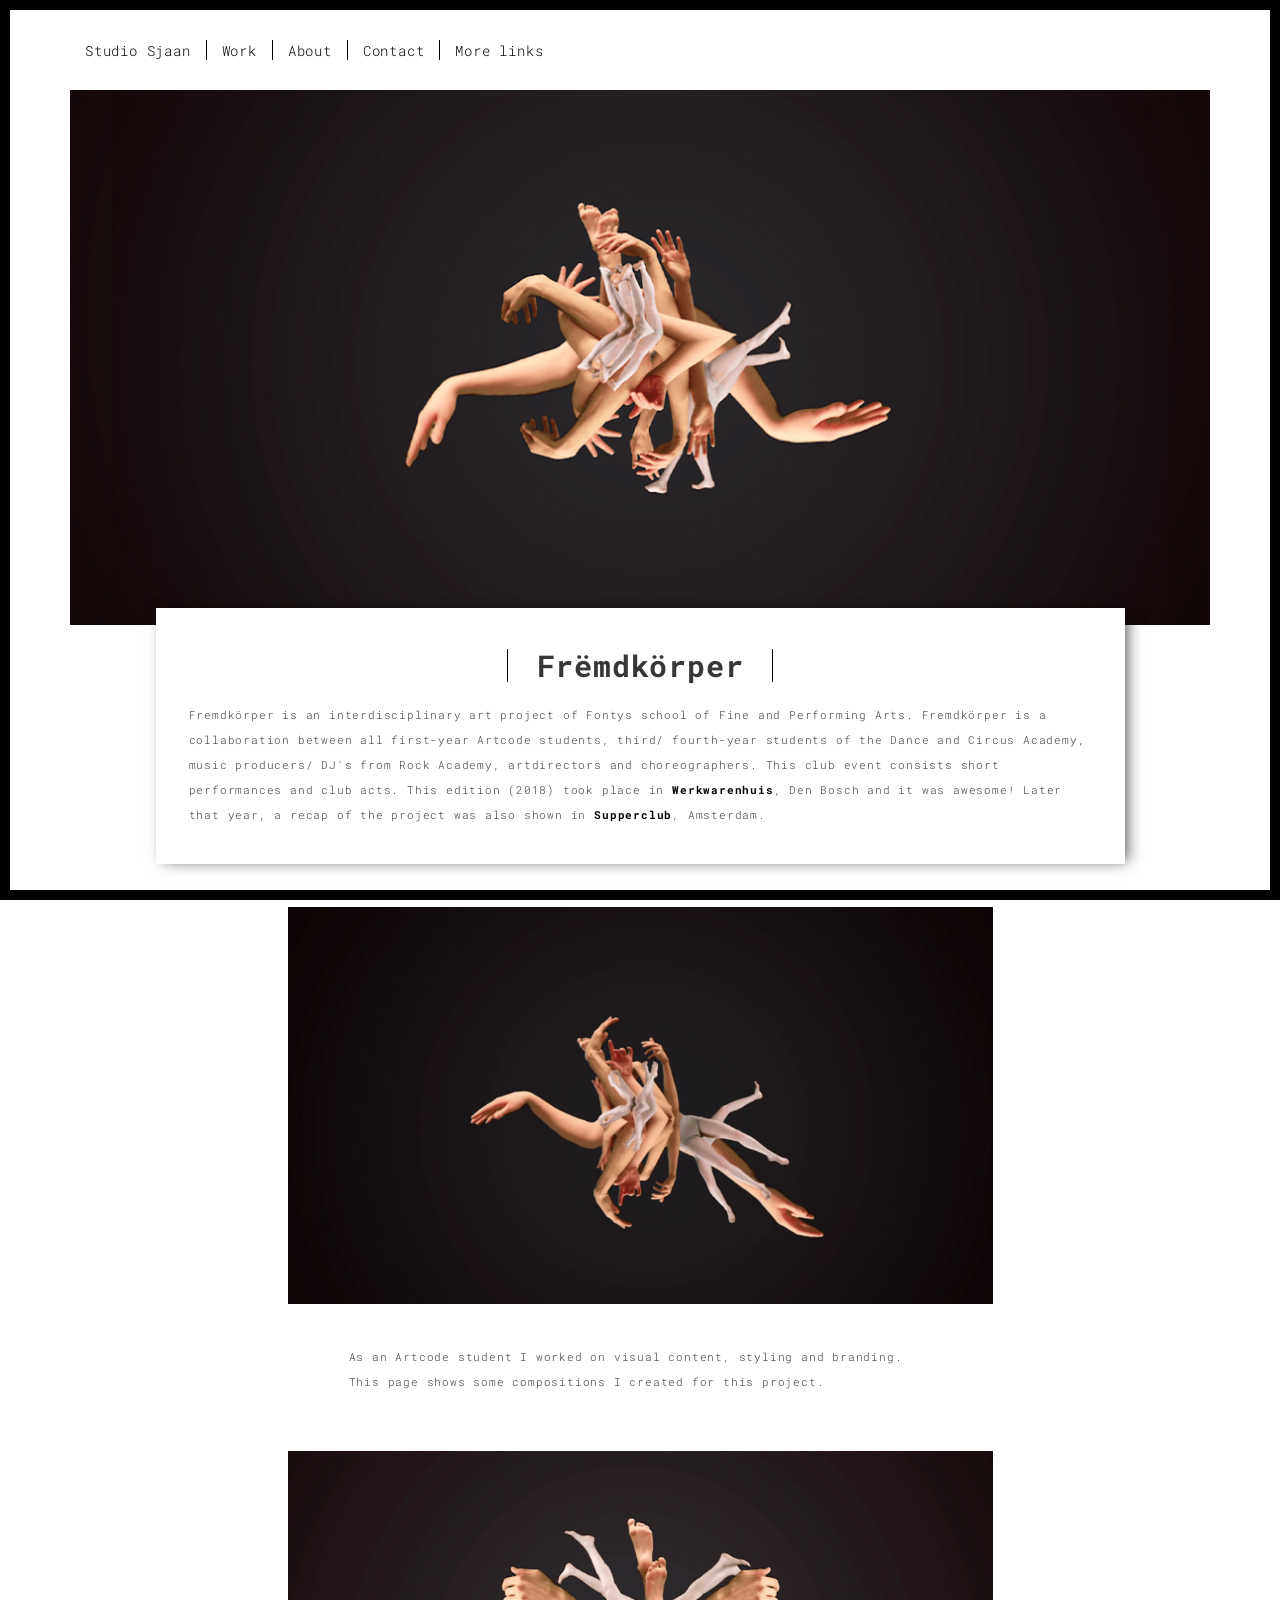
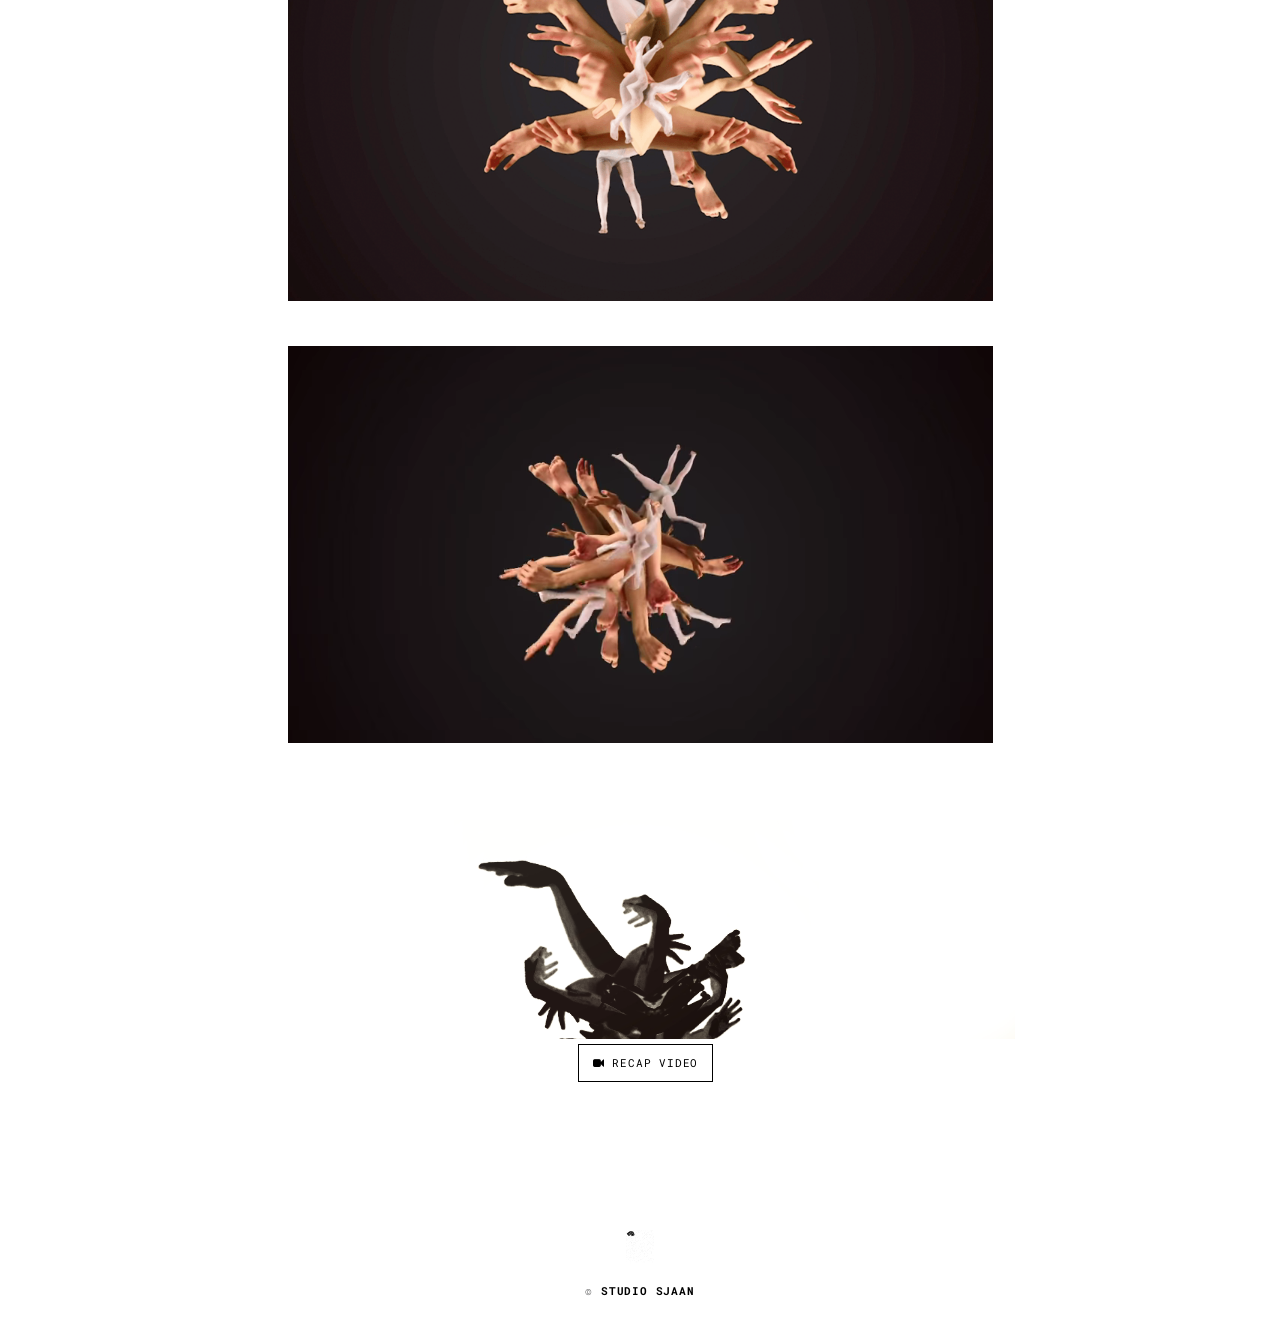
<file: Fremdkorper.html>
<!DOCTYPE html>
<html lang="en">

<head>
  <meta charset="UTF-8">
  <meta content="IE=edge" http-equiv="X-UA-Compatible">
  <meta content="width=device-width,initial-scale=1" name="viewport">
  <meta content="Work" name="Fr&euml;mdk&ouml;rper">
  <meta name="google" content="notranslate" />

  <meta name="msapplication-tap-highlight" content="no">
  
  <link rel="apple-touch-icon" sizes="180x180" href="./assets/images/Dynamicdayami4.png">
  <link href="./assets/images/Dynamicdayami4.png" rel="icon">

  <title>Studio Sjaan | Fr&euml;mdk&ouml;rper</title>  

<link href="./main.3f6952e4.css" rel="stylesheet">
</head>

<body>

<!--BORDERS-->
<div id="site-border-left"></div>
<div id="site-border-right"></div>
<div id="site-border-top"></div>
<div id="site-border-bottom"></div>

<header>

  <nav class="navbar navbar-fixed-top navbar-default">
    <div class="container">
        <button type="button" class="navbar-toggle collapsed" data-toggle="collapse" data-target="#navbar-collapse" aria-expanded="false">
          <span class="sr-only">Toggle navigation</span>
          <span class="icon-bar"></span>
          <span class="icon-bar"></span>
          <span class="icon-bar"></span>
        </button>

        <div class="collapse navbar-collapse" id="navbar-collapse">
          <ul class="nav navbar-nav ">
            <li><a href="./index.html" title="">Studio Sjaan</a></li>
            <li><a href="./works.html" title="">Work</a></li>
            <li><a href="./about.html" title="">About</a></li>
            <li><a href="./contact.html" title="">Contact</a></li>
            <li><a href="./morelinks.html" title="">More links</a></li>
         
  
          </ul>
        </div> 
    </div>
  </nav>
</header>

<article>
<!-- start container -->
<div class="section-container" style="padding-top: 20px;">
  
  <!--START -->
  <div class="container">
    <div class="row">
      <div class="col-xs-12">
        <img src="./assets/work/Fremdkorper/Title img frmdk still.png" class="img-responsive" alt="Image" title="Fr&euml;mdk&ouml;rper 1">
          <div class="card-container-dropshadow">
          <div class="text-center">
            <h1 class="h2">Fr&euml;mdk&ouml;rper</h1>
          </div>
          <p>
            Fremdkörper is an interdisciplinary art project of Fontys school of Fine and Performing Arts. 
            Fremdkörper is a collaboration between all first-year Artcode students, third/ fourth-year students 
            of the Dance and Circus Academy, music producers/ DJ's from Rock Academy, artdirectors and choreographers. 
            This club event consists short performances and club acts. This edition (2018) took place in <a href="https://werkwarenhuis.nl/" 
            title="Werkwarenhuis Website" target="_bank" style="color: black;">
            <b>Werkwarenhuis</b></a>, Den Bosch and it was awesome!
            Later that year, a recap of the project was also shown in <a href="https://supperclub.amsterdam/" 
            title="Supperclub Website" target="_bank" style="color: black;">
            <b>Supperclub</b></a>, Amsterdam. <br>
        
        </div>
      </div>
    </div>
  </div>

  <!-- projects/ MEDIA -->
  <div class="container">
    <div class="row">

        <div class="col-lg-8 col-centered">

          <!-- Images/ videos in carousel -->
          <div id="myCarousel" class="carousel slide projects-carousel">

            <!--carousel Items-->
            <div class="carousel-inner">

              <div class="row">

                <!-- 01  Video -->
                <div class="col-xs-12"> 
                  <video style="padding: 3%;" alt="Video" class="img-responsive" loop autoplay muted playsinline title="Fr&euml;mdk&ouml;rper 2">
                      <source src="./assets/work/Fremdkorper/frmd. comp2.webm" type="video/webm"/>
                      <source src="./assets/work/Fremdkorper/frmd. comp2.mp4" type="video/mp4"/>
                      :'(
                  </video> 
                </div>

                 <!-- 02 txt -->
                 <div class="col-xs-10 col-xs-offset-1">  
                  <p style="padding: 3%;"> 
                    As an Artcode student I worked on visual content, styling and branding. <br>
                    This page shows some compositions I created for this project.
                  </p>
                </div>

                 <!-- 03 IMG -->
                 <div class="col-xs-12">
                  <img src="./assets/work/Fremdkorper/Img Frmdk still.png" 
                  alt="Image" class="img-responsive" title="Fr&euml;mdk&ouml;rper 3"
                  style="padding: 3%;">
                  </div>
              

                <!-- 04 Video -->
                <div class="col-xs-12">
                  <video style="padding: 3%;" class="img-responsive" alt="video" loop autoplay muted playsinline title="Fr&euml;mdk&ouml;rper 4">
                  <source src="./assets/work/Fremdkorper/FRMD comp 3.webm" type="video/webm"/> 
                  <source src="./assets/work/Fremdkorper/FRMD comp 3.mp4" type="video/mp4"/> 
                  </video>
                </div>

                <!-- 05 IMG -->
               
                <div class="col-xl-12">
                  <img src="./assets/work/Fremdkorper/COMP_DARK.png" alt="Image" class="img-responsive"
                  title="Fr&euml;mdk&ouml;rper 5" style="margin-top: 5rem; display:inline;">
                </div>
               

                
                <!-- Buttn-->
                   <div class="col-xs-12 text-center" style="margin: 0.5rem;">
                    <a href="https://vimeo.com/284409408" 
                   title="Recap video Fr&euml;mdk&ouml;rper" class="btn btn-default" target="_blank">
                   <i class="fa fa-video-camera"></i>
                    RECAP VIDEO</a> 
                    </div>
                
                

              <!--einde row-->
              </div>
            
            <!--einde Carousel Inner--> 
            </div>

          <!-- Einde my Carousel-->
          </div>
        
        <!-- einde column 01-->
        </div>
    
    <!--einde main row-->
    </div>
  <!-- einde container -->
  </div>
</article>


<!--Footr-->
<footer class="text-center" style="padding-top: 7vh;">
  <div class="container">
    <div class="row">
      <div class="col-xs-12">
      
       <!-- VIDEO -->
        <video width="40" height="40" muted loop autoplay playsinline>
          <source src="./assets/vids/kielekiele_kl_Footer.webm" type="video/webm"/>
          <source src="./assets/vids/kielekiele_kl_Footer.mp4" type="video/mp4"/>

         </video> 
          <p>
          © 
          <a href="./about.html" style="color: black;">
          <b>
           STUDIO SJAAN
          </b>
        </a>
        </p>
    </div>
  </div>
</footer>


<script>
  document.addEventListener("DOMContentLoaded", function (event) {
     navActivePage();
  });
</script>

<script type="text/javascript" src="./main.70a66962.js"></script>

</body>
</html>
</file>
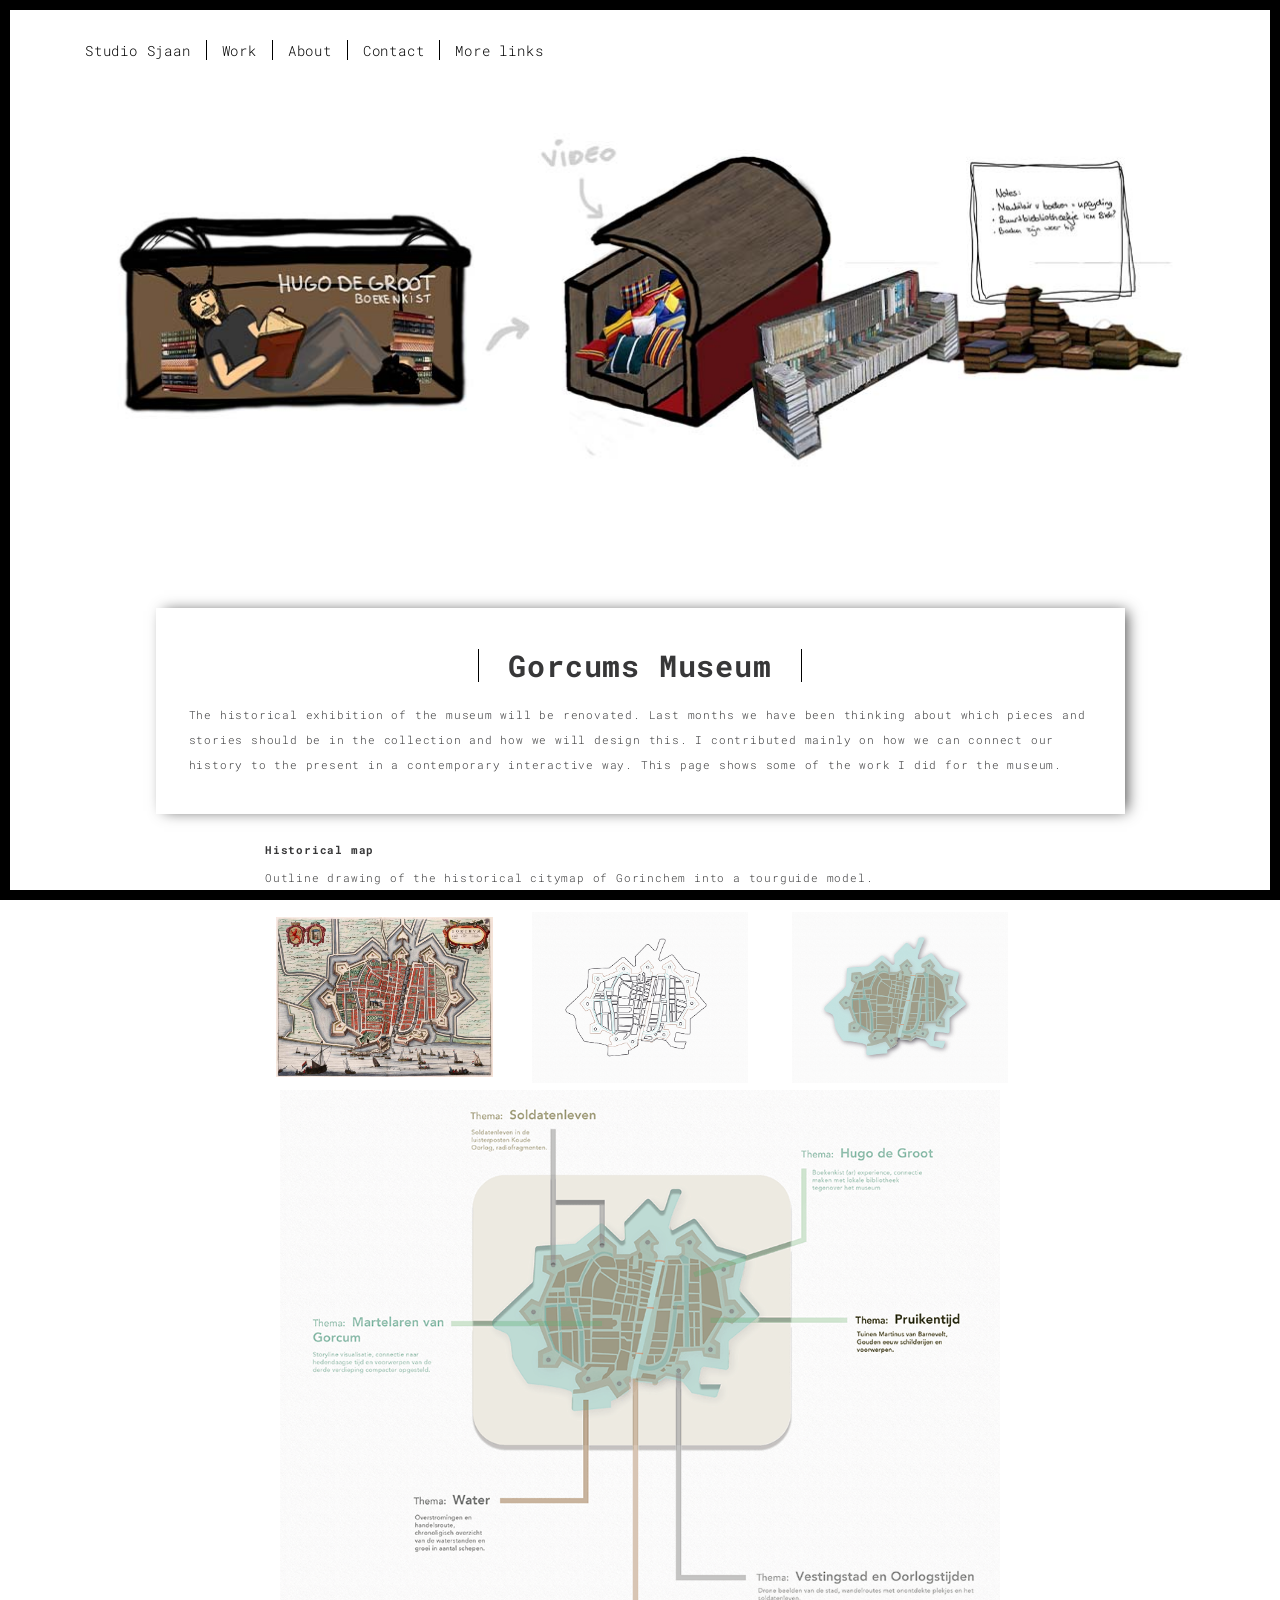
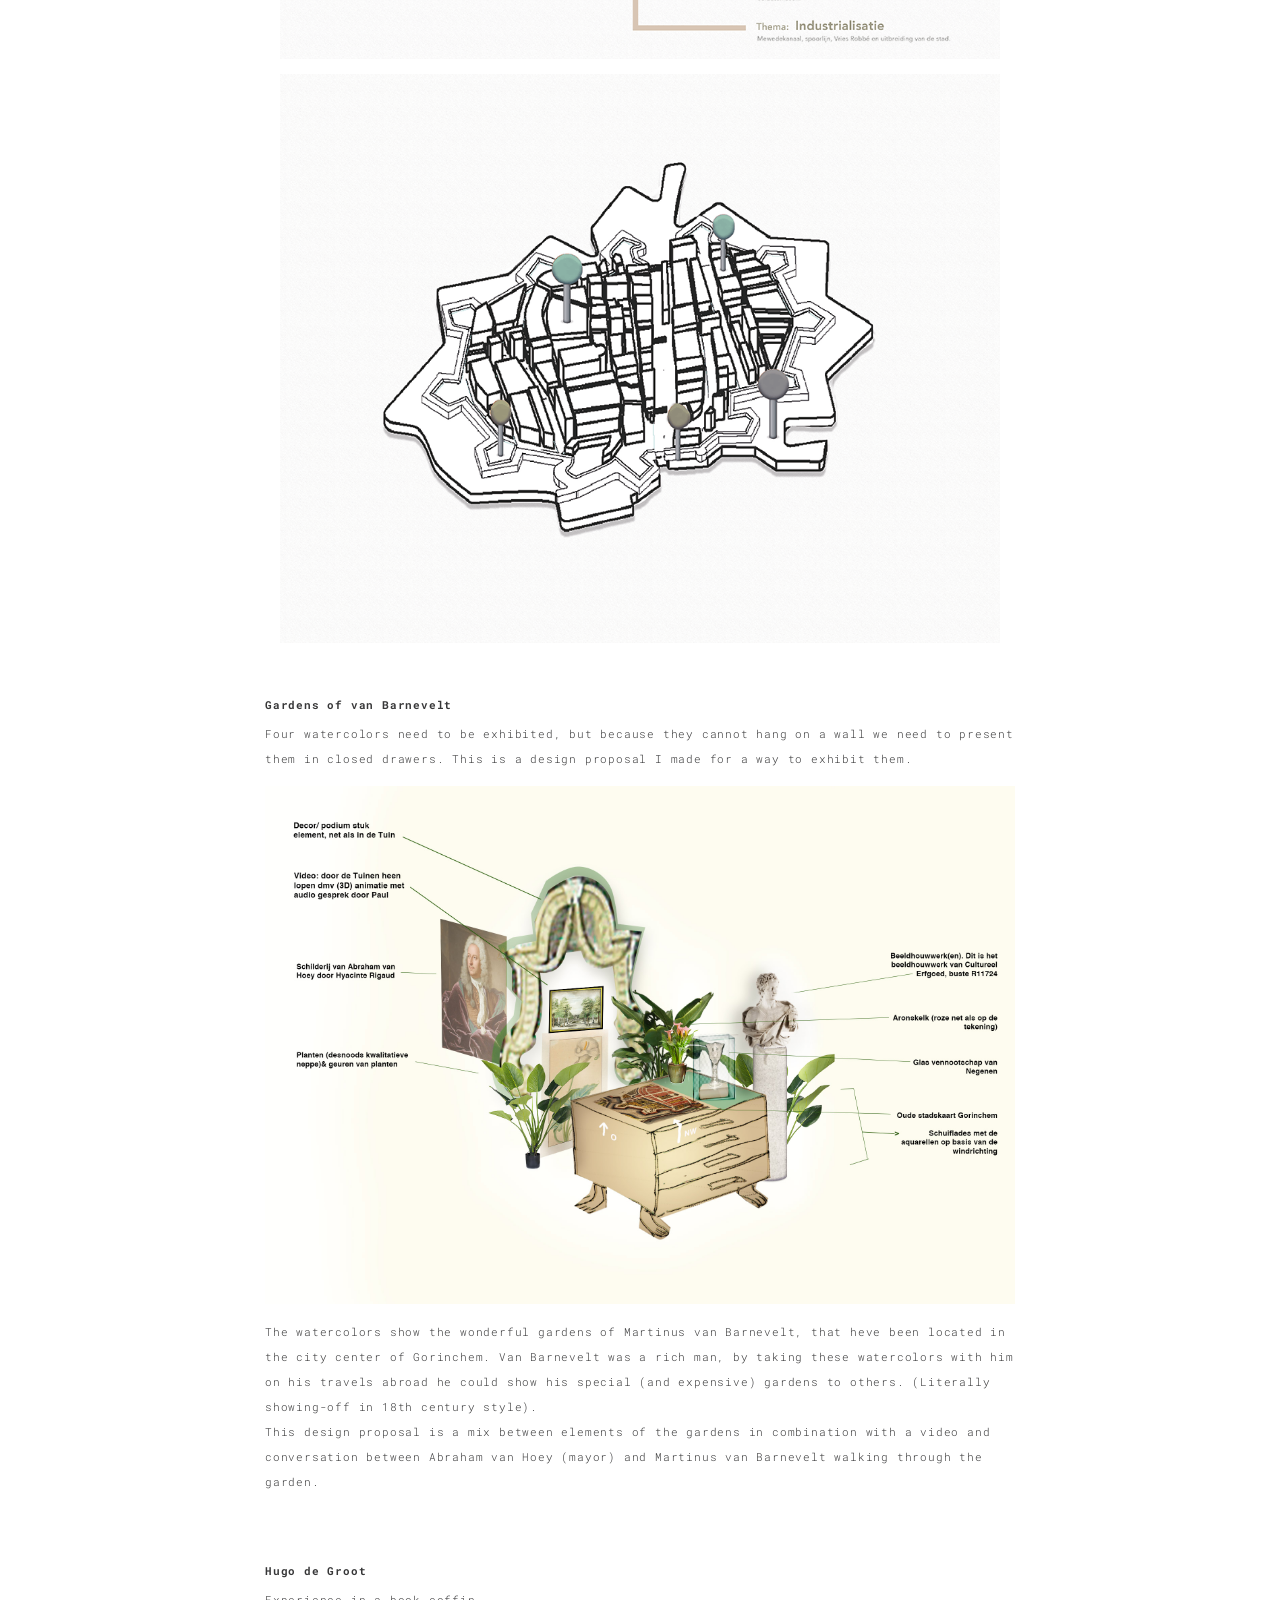
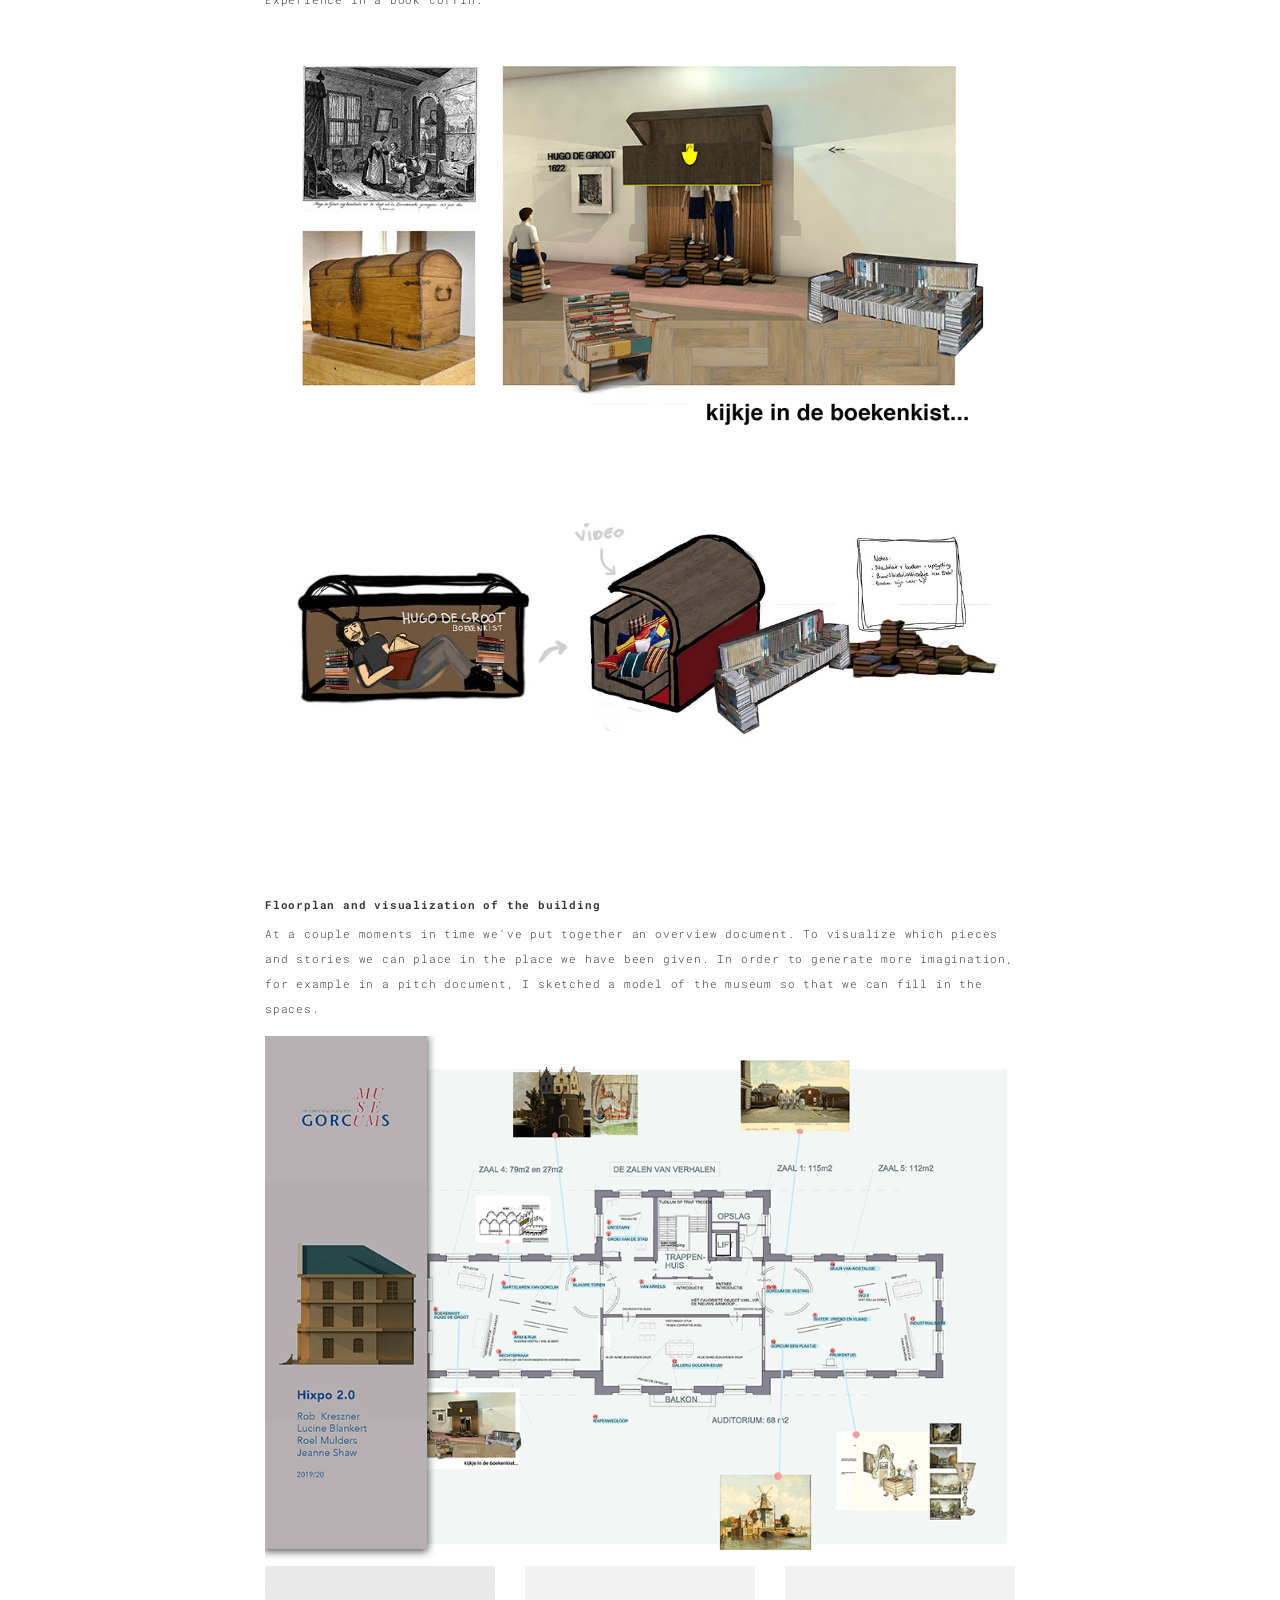
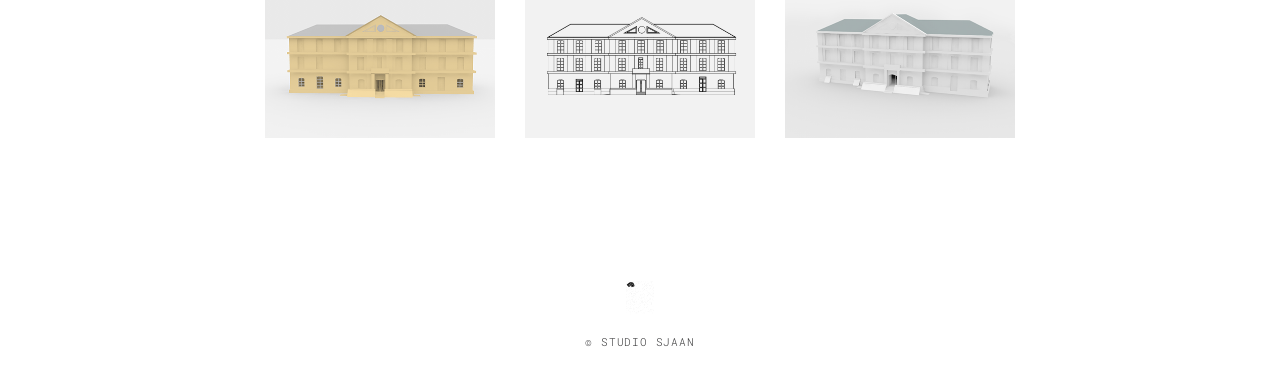
<file: Gorcums Museum.html>
<!DOCTYPE html>
<html lang="en">

<head>
  <meta charset="UTF-8">
  <meta content="IE=edge" http-equiv="X-UA-Compatible">
  <meta content="width=device-width,initial-scale=1" name="viewport">
  <meta content="Work" name="Gorcums Museum">
  <meta name="google" content="notranslate" />

  <meta name="msapplication-tap-highlight" content="no">
  
  <link rel="apple-touch-icon" sizes="180x180" href="./assets/images/Dynamicdayami4.png">
  <link href="./assets/images/Dynamicdayami4.png" rel="icon">

  <title>Studio Sjaan | Gorcums Museum</title>  

<link href="./main.3f6952e4.css" rel="stylesheet"></head>

<body>

<!--BOrders -->
<div id="site-border-left"></div>
<div id="site-border-right"></div>
<div id="site-border-top"></div>
<div id="site-border-bottom"></div>

<header>

  <!--NAV -->
  <nav class="navbar  navbar-fixed-top navbar-default">
    <div class="container">
        <button type="button" class="navbar-toggle collapsed" data-toggle="collapse" data-target="#navbar-collapse" aria-expanded="false">
          <span class="sr-only">Toggle navigation</span>
          <span class="icon-bar"></span>
          <span class="icon-bar"></span>
          <span class="icon-bar"></span>
        </button>

        <div class="collapse navbar-collapse" id="navbar-collapse">
          <ul class="nav navbar-nav ">
            <li><a href="./index.html" title="">Studio Sjaan</a></li>
            <li><a href="./works.html" title="">Work</a></li>
            <li><a href="./about.html" title="">About</a></li>
            <li><a href="./contact.html" title="">Contact</a></li>
            <li><a href="./morelinks.html" title="">More links</a></li>
         
  
          </ul>
        </div> 
    </div>
  </nav>
</header>

<!--start  container-->
<article>
<div class="section-container" style="padding-top: 20px;">

  <!--INTRO-->
  <div class="container">
    <div class="row">
      <div class="col-xs-12">
        <img src="assets/work/Gorcums museum/Title IMG Hugo de Groot.jpg" class="img-responsive" alt="Image">
          <div class="card-container-dropshadow">
          <div class="text-center">
            <h1 class="h2">Gorcums Museum</h1>
          </div>
          <p>
            The historical exhibition of the museum will be renovated.
            Last months we have been thinking about which pieces 
            and stories should be in the collection and how we will design this. I contributed 
            mainly on how we can connect our history to the present in a contemporary interactive way. 
            This page shows some of the work I did for the museum.
          </p>
        </div>
      </div>
    </div>
  </div>

 
  
  <!--PROJECTS  -->

  <div class="container">
    <div class="row">


    
    <!--PR01 --> 
      <div class="col-lg-8 col-centered">
        <div>
          <h3 class="h4">Historical map</h3>
          <p>
            Outline drawing of the historical citymap of Gorinchem into a tourguide model.
          </p>
        </div>

          <!--Images-->
          <div id="myCarousel" class="carousel slide projects-carousel">
            <!-- Carousel items -->
            <div class="carousel-inner">
              
                    <div class="row">

                      <!-- 01 -->
                      <div class="col-sm-4">
                          <img src="assets/work/Gorcums museum/Gorcums hart historische kaart.jpeg" style="padding: 3%; margin: 2%;" alt="Image" class="img-responsive">
                      </div> 

                      <!-- 02 -->
                      <div class="col-sm-4">
                        <img src="assets/work/Gorcums museum/01.png" style="padding: 3%;" alt="Image" class="img-responsive">
                      </div> 

                      <!-- 03 -->
                      <div class="col-sm-4">
                        <img src="assets/work/Gorcums museum/02.png" style="padding: 3%;" alt="Image" class="img-responsive">
                      </div> 
                    </div>

                     <!-- 04 -->
                     <div class="col-sm-12">
                      <img src="assets/work/Gorcums museum/04.png" alt="Image" class="img-responsive">
                    </div>

                     <!-- 05 -->
                     <div class="col-sm-12">
                      <img src="assets/work/Gorcums museum/03.png" style="padding-top: 2%;" alt="Image" class="img-responsive">
                    </div>
            </div>
          </div>  
      </div>


      <!--PR02 --> 
      <div class="col-lg-8 col-centered" style="padding-top: 4%;">
        <div>
          <h3 class="h4">Gardens of van Barnevelt</h3>
            <p>
            Four watercolors need to be exhibited, but because they cannot hang on a wall we
            need to present them in closed drawers. This is a design proposal I made for a way to exhibit them.
           </p> 
        </div>

          <!--Image-->
          <div id="myCarousel" class="carousel slide projects-carousel">
            <!-- Carousel items -->
            <div class="carousel-inner">
              
                    <div class="row">

                      <!-- 01 -->
                      <div class="col-xs-12">
                          <img src="assets/work/Gorcums museum/insWhiteSpace.jpg" alt="Image" class="img-responsive">
                      </div> 
                    </div>

                    <p style="padding-top: 2%;">  
                      The watercolors show the wonderful gardens of Martinus van Barnevelt, that heve been located in the city 
                      center of Gorinchem. Van Barnevelt was a rich man, by taking these watercolors with him on his travels abroad
                      he could show his special (and expensive) gardens to others. (Literally showing-off in 18th century style). <br>
          
                      This design proposal is a mix between elements of the gardens in combination with a video and conversation 
                      between Abraham van Hoey (mayor) and Martinus van Barnevelt walking through the garden.</p> 

            </div>
          </div>
       </div>
      <!--close project 2-->

            <!--PR03 --> 
            <div class="col-lg-8 col-centered" style="padding-top: 4%;">
              <div>
                <h3 class="h4">Hugo de Groot</h3>
                  <p>
                    Experience in a book coffin. 
                 </p> 
              </div>
      
                <!--Image-->
                <div id="myCarousel" class="carousel slide projects-carousel">
                  <!-- Carousel items -->
                  <div class="carousel-inner">
                    
                          <div class="row">
      
                            <!-- 01 -->
                            <div class="col-xs-12">
                                <img src="assets/work/Gorcums museum/Hugo de Groot2.1.png" alt="Image" class="img-responsive">
                            </div> 
                          

                            <!-- 02 -->
                            <div class="col-sm-12">
                              <img src="assets/work/Gorcums museum/Title IMG Hugo de Groot.jpg" alt="Image" class="img-responsive">
                            </div> 

                          </div>
    
                  </div>
                </div>
             </div>
            <!--close project 3-->

                        <!--PR04 --> 
                        <div class="col-lg-8 col-centered" style="padding-top: 4%;">
                          <div>
                            <h3 class="h4">Floorplan and visualization of the building</h3>
                              <p>
                                At a couple moments in time we've put together an overview document. 
                                To visualize which pieces and stories we can place in the place we have been given.
                                In order to generate more imagination, for example in a pitch document, I sketched 
                                a model of the museum so that we can fill in the spaces.
                             </p> 
                          </div>
                  
                            <!--Image-->
                            <div id="myCarousel" class="carousel slide projects-carousel">
                              <!-- Carousel items -->
                              <div class="carousel-inner">
                                
                                      <div class="row">
                  
                                        <!-- 01 -->
                                        <div class="col-sm-12">
                                            <img src="assets/work/Gorcums museum/2020_FlyerMuseum_.png" alt="Image" class="img-responsive">
                                        </div> 
                                      
            
                                        <!-- 02 -->
                                        <div class="col-sm-4">
                                          <img src="assets/work/Gorcums museum/model 01.png" alt="Image" class="img-responsive">
                                        </div> 

                                        <!-- 02 -->
                                        <div class="col-sm-4">
                                          <img src="assets/work/Gorcums museum/model 03.1.png" alt="Image" class="img-responsive">
                                        </div>
  
                                         <!-- 03 -->
                                         <div class="col-sm-4">
                                          <img src="assets/work/Gorcums museum/model 02.2.png" alt="Image" class="img-responsive">
                                        </div> 

                                           

                                      
                                      </div>
                  
                              </div>
                            </div>
                         </div>
                        <!--close project 4-->
       
  </div>

<!--close section container-->
</div>
</article>


<!--Footr-->
<footer class="footer-container text-center" style="padding-top: 7vh;">
  <div class="container">
    <div class="row">
      <div class="col-xs-12">
       <!-- VIDEO -->
        <video width="40" height="40" muted loop autoplay playsinline>
          <source src="./assets/vids/kielekiele_kl_Footer.webm" type="video/webm"/>
          <source src="./assets/vids/kielekiele_kl_Footer.mp4" type="video/mp4"/>

         </video> 
        <p>
          © STUDIO SJAAN
        </p>
      </div>
    </div>
  </div>
</footer>


<script>
  document.addEventListener("DOMContentLoaded", function (event) {
     navActivePage();
  });
</script>


<script type="text/javascript" src="./main.70a66962.js"></script>

</body>

</html>
</file>
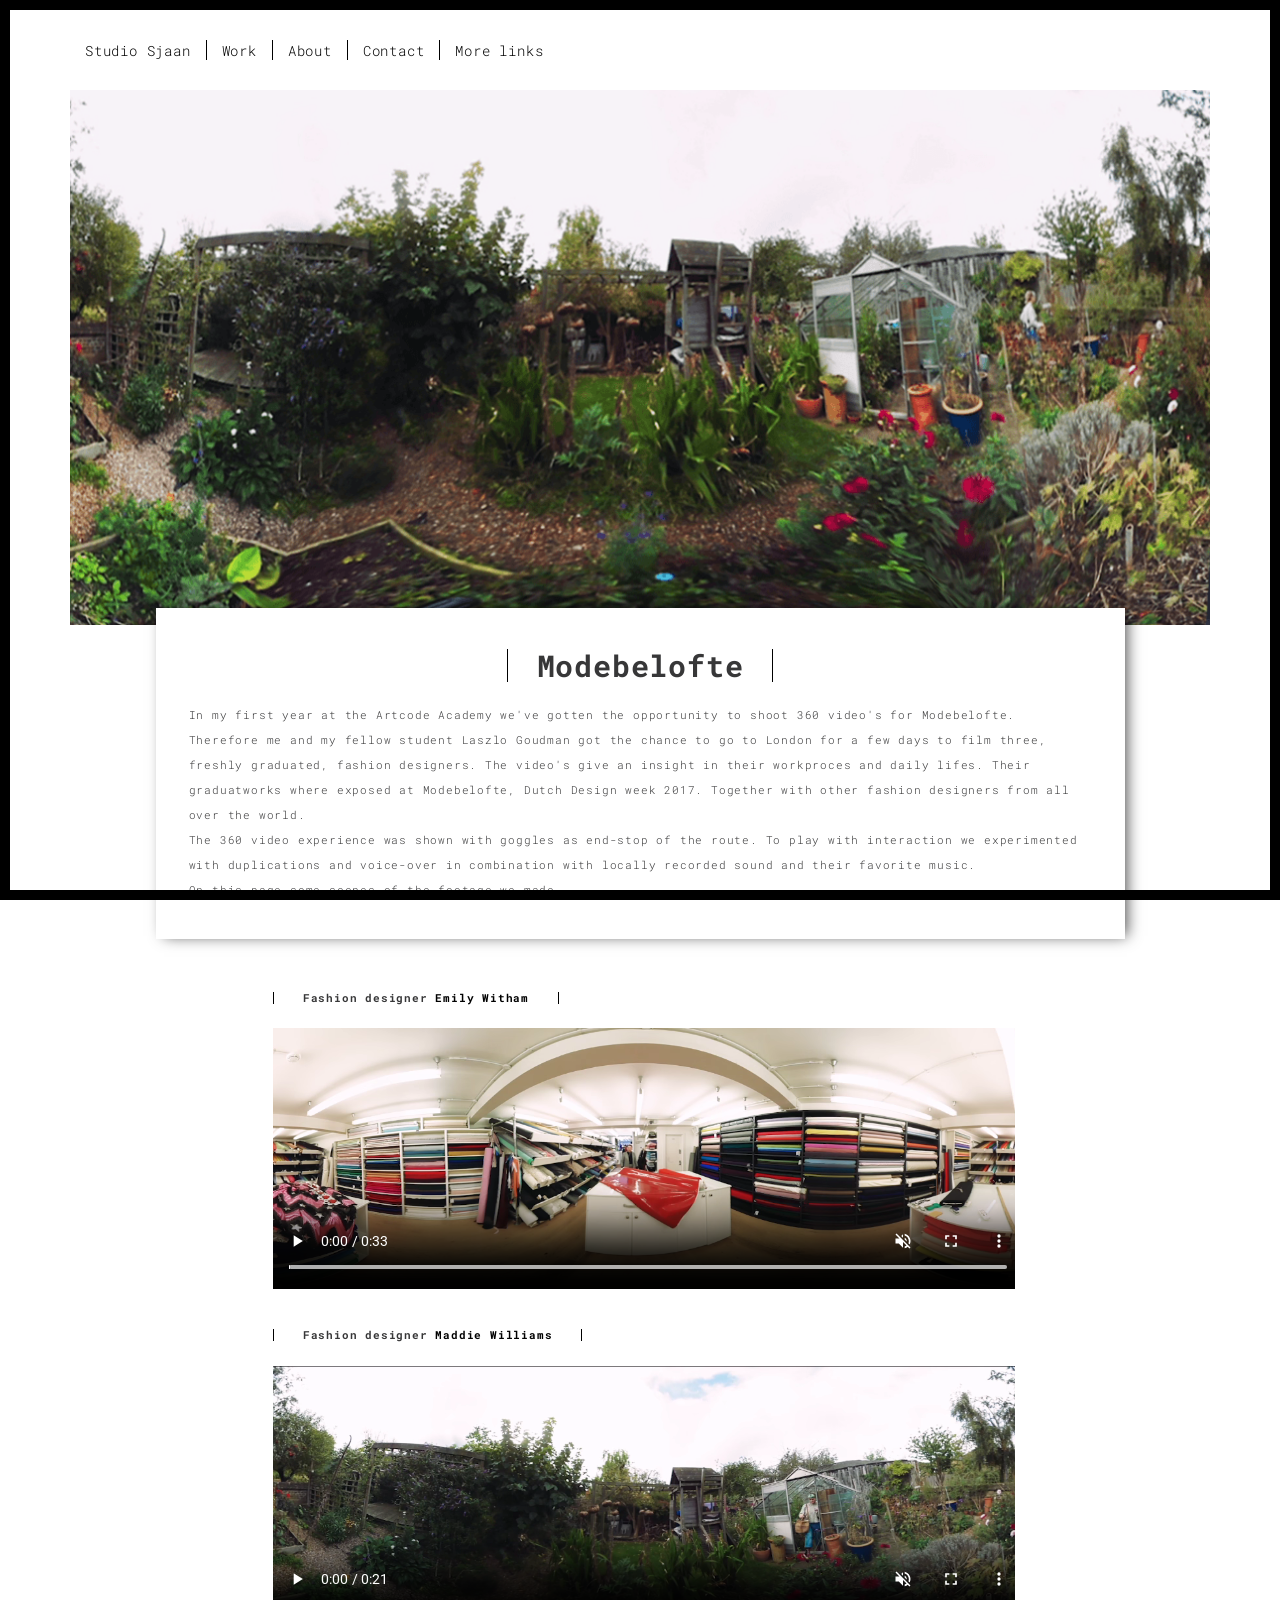
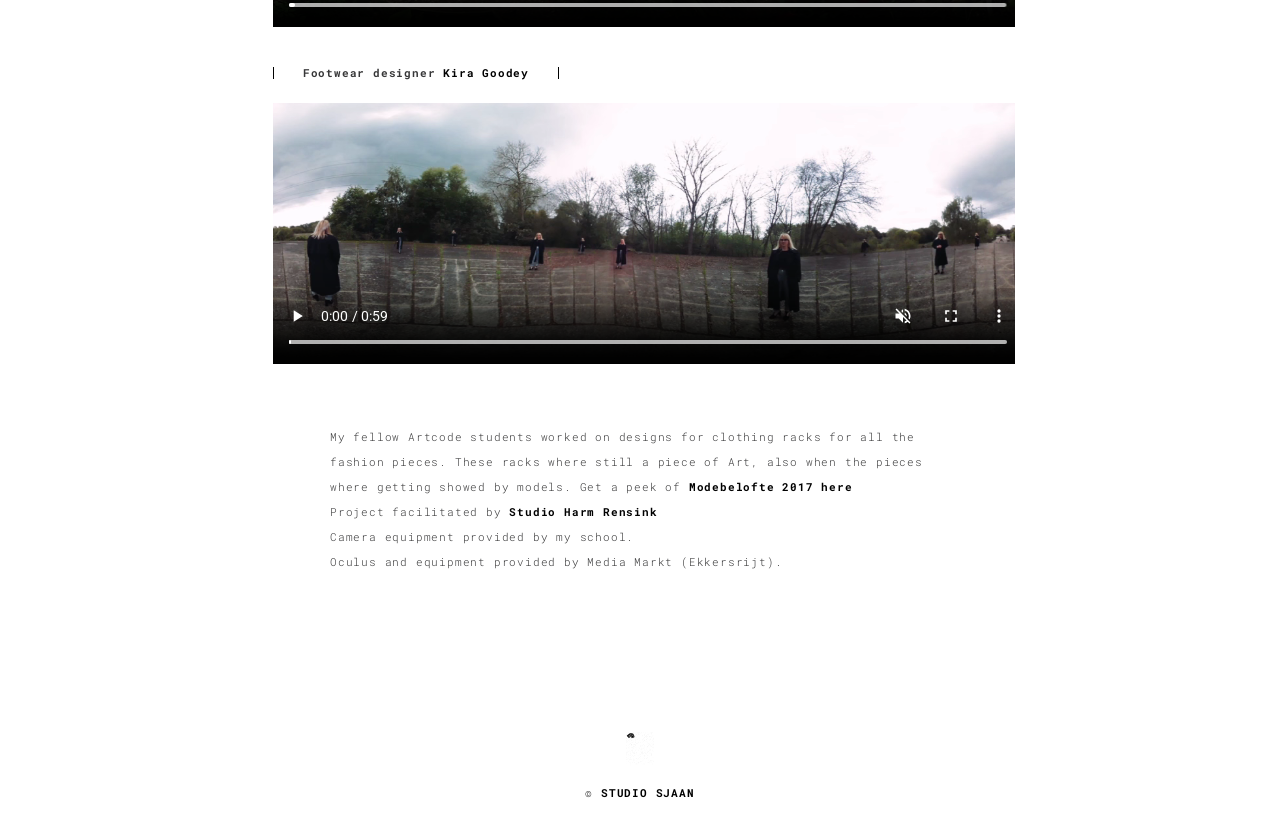
<file: Modebelofte.html>
<!DOCTYPE html>
<html lang="en">

<head>
  <meta charset="UTF-8">
  <meta content="IE=edge" http-equiv="X-UA-Compatible">
  <meta content="width=device-width,initial-scale=1" name="viewport">
  <meta content="Work" name="Modebelofte">
  <meta name="google" content="notranslate" />

  <meta name="msapplication-tap-highlight" content="no">
  
  <link rel="apple-touch-icon" sizes="180x180" href="./assets/images/Dynamicdayami4.png">
  <link href="./assets/images/Dynamicdayami4.png" rel="icon">

  <title>Studio Sjaan | Modebelofte</title>  

<link href="./main.3f6952e4.css" rel="stylesheet">
</head>

<body>
<div id="site-border-left"></div>
<div id="site-border-right"></div>
<div id="site-border-top"></div>
<div id="site-border-bottom"></div>

<header>
  <nav class="navbar  navbar-fixed-top navbar-default">
    <div class="container">
        <button type="button" class="navbar-toggle collapsed" data-toggle="collapse" data-target="#navbar-collapse" aria-expanded="false">
          <span class="sr-only">Toggle navigation</span>
          <span class="icon-bar"></span>
          <span class="icon-bar"></span>
          <span class="icon-bar"></span>
        </button>

        <div class="collapse navbar-collapse" id="navbar-collapse">
          <ul class="nav navbar-nav ">
            <li><a href="./index.html" title="">Studio Sjaan</a></li>
            <li><a href="./works.html" title="">Work</a></li>
            <li><a href="./about.html" title="">About</a></li>
            <li><a href="./contact.html" title="">Contact</a></li>
            <li><a href="./morelinks.html" title="">More links</a></li>
         
  
          </ul>
        </div> 
    </div>
  </nav>
</header>

<!-- Start Container -->
<article>
<div class="section-container"  style="padding-top: 20px;">

  <!-- INTRO container -->
  <div class="container">
    <div class="row">
      <div class="col-xs-12">
        <img src="./assets/work/Modebelofte/Title img Maddie_still_04.png" class="img-responsive" alt="Image">
        <div class="card-container-dropshadow">
          <div class="text-center">
            <h1 class="h2">Modebelofte</h1>
          </div>
          <p>
            In my first year at the Artcode Academy we've gotten the opportunity to shoot 360  
            video's for Modebelofte. Therefore me and my fellow student Laszlo Goudman got the 
            chance to go to London for a few days to film three, freshly graduated, fashion designers. 
            The video's give an insight in their workproces and daily lifes. 
            Their graduatworks where exposed at Modebelofte, Dutch Design week 2017.
            Together with other fashion designers from all over the world. <br>

            The 360 video experience was shown with goggles as end-stop of the route. To play with interaction 
            we experimented with duplications and voice-over in combination with locally 
            recorded sound and their favorite music.<br>
            On this page some scenes of the footage we made.
          </p>
        </div>
      </div>
    </div>
  </div>
  <!--tot hier intro container-->
  

  <!-- MEDIA -->
  <div class="container">
    <div class="row">

      <div class="col-lg-8 col-centered">

         <!--Images-->
         <div id="myCarousel" class="carousel slide projects-carousel">
          <!-- Carousel items -->
          <div class="carousel-inner">
            
              <div class="row">

                    <!--Emily -->
                    <div class="col-xs-12" style="margin: 1%;">

                      <!--TXT -->
                      <p> 
                        <h2 class="h4">
                          Fashion designer 
                          <a href="https://www.instagram.com/withamemily/" title="Emily Witham Instagram" target="_blank" style="color: black;">
                            Emily Witham
                          </a>
                        </h2>
                      </p>
                      <!---->

                      <!--WebM-->
                      <video alt="Image" autoplay loop muted controls playsinline controlslist="nodownload"
                      class="img-responsive">
                        <source src="./assets/work/Modebelofte/Emily Witham.webm" type="video/webm">
                        <source src="./assets/work/Modebelofte/Emily Witham.mp4" type="video/mp4">
                            :'(
                      </video>

                    

                    </div>
                    <!---->
            

                    <!-- Maddie --> 
                    <div class="col-xs-12" style="margin: 1%;">
                          

                            <!--txt-->
                            <p>
                              <h2 class="h4">
                                Fashion designer 
                                  <a href="https://www.maddiewilliamsdesign.com/" title="Maddie Williams website" target="_blank" style="color: black;">
                                      Maddie Williams
                                  </a>
                              </h2>
                            </p>
                            <!---->

                             <!--Webm-->
                              <video alt="Image" autoplay loop muted controls playsinline controlslist="nodownload"
                              class="img-responsive">
                                <source src="./assets/work/Modebelofte/Maddie Williams.webm" type="video/webm">
                                <source src="./assets/work/Modebelofte/Maddie Williams.mp4" type="video/mp4">
                                    :'(
                              </video>
                              
                             

                              
                    </div>
                    <!---->

                    <!--Kira -->
                    <div class="col-xs-12" style="margin: 1%;">
                      
                               <!--TXT-->
                               <p>
                                <h2 class="h4">
                                  Footwear designer 
                                  <a href="https://www.kiragoodey.com/" title="Kira Goodey website" target="_blank" style="color: black;">
                                     Kira Goodey
                                  </a>
                                </h2>
                              </p>
                              <!---->

                              <!--WebM-->
                              <video alt="Image" autoplay loop muted controls playsinline controlslist="nodownload"
                              class="img-responsive">
                                <source src="./assets/work/Modebelofte/Kira Goodey.webm" type="video/webm">
                                <source src="./assets/work/Modebelofte/Kira Goodey.mp4" type="video/mp4">
                                    :'(
                              </video>


                             
                    </div>
                    <!---->

                    

                    <!-- TXT/ list -->
                    <div class="col-xs-10 col-xs-offset-1">
                            <p style="padding: 3%;">
                              <ul class="list-unstyled">
                                <li>
                                My fellow Artcode students worked on designs for clothing racks for all the fashion pieces. 
                                These racks where still a piece of Art, also when the pieces where getting showed by models. 
                                Get a peek of 
                                <a href="http://www.harmrensink.nl/modebelofte-2017.html" title="Studio Harm Rensink/ Website Modebelofte 2017"
                                target="_blank" style="color: black;">
                                  <b>Modebelofte 2017 here</b></a>
                                </li>

                                <li>
                                Project facilitated by 
                                <a href="http://www.harmrensink.nl/" title="Studio Harm Rensink Website" target="_blank"
                                style="color: black;">
                                <b>Studio Harm Rensink</b></a>
                                </li>

                                <li>
                                Camera equipment provided by my school.
                                </li>
                    
                                <li>
                                Oculus and equipment provided by Media Markt (Ekkersrijt).
                                </li>

                              </ul>
                            </p>
                    </div>
                    <!---->
                    
              <!--einde row-->
              </div>
          <!--einde carousel Inner-->
          </div>
        <!--einde carousel-->
        </div>
      <!-- einde col -->
      </div>
    <!--einde row-->
    </div>
  <!--einde media container-->
  </div>
<!--einde Container-->
</div>
</article>

<!--Footr-->
<footer class="text-center"
style="padding-top: 7vh; color: black;">
  <div class="container">
    <div class="row">
      <div class="col-xs-12">
      
       <!-- VIDEO -->
        <video width="40" height="40" muted loop autoplay playsinline>
          <source src="./assets/vids/kielekiele_kl_Footer.webm" type="video/webm"/>
          <source src="./assets/vids/kielekiele_kl_Footer.mp4" type="video/mp4"/>

         </video> 
          <p>
          © 
          <a href="./about.html" style="color: black;">
          <b>
           STUDIO SJAAN
          </b>
        </a>
        </p>
    </div>
  </div>
</footer>

<script>
  document.addEventListener("DOMContentLoaded", function (event) {
     navActivePage();
  });
</script>

<script type="text/javascript" src="./main.70a66962.js"></script></body>

</html>
</file>
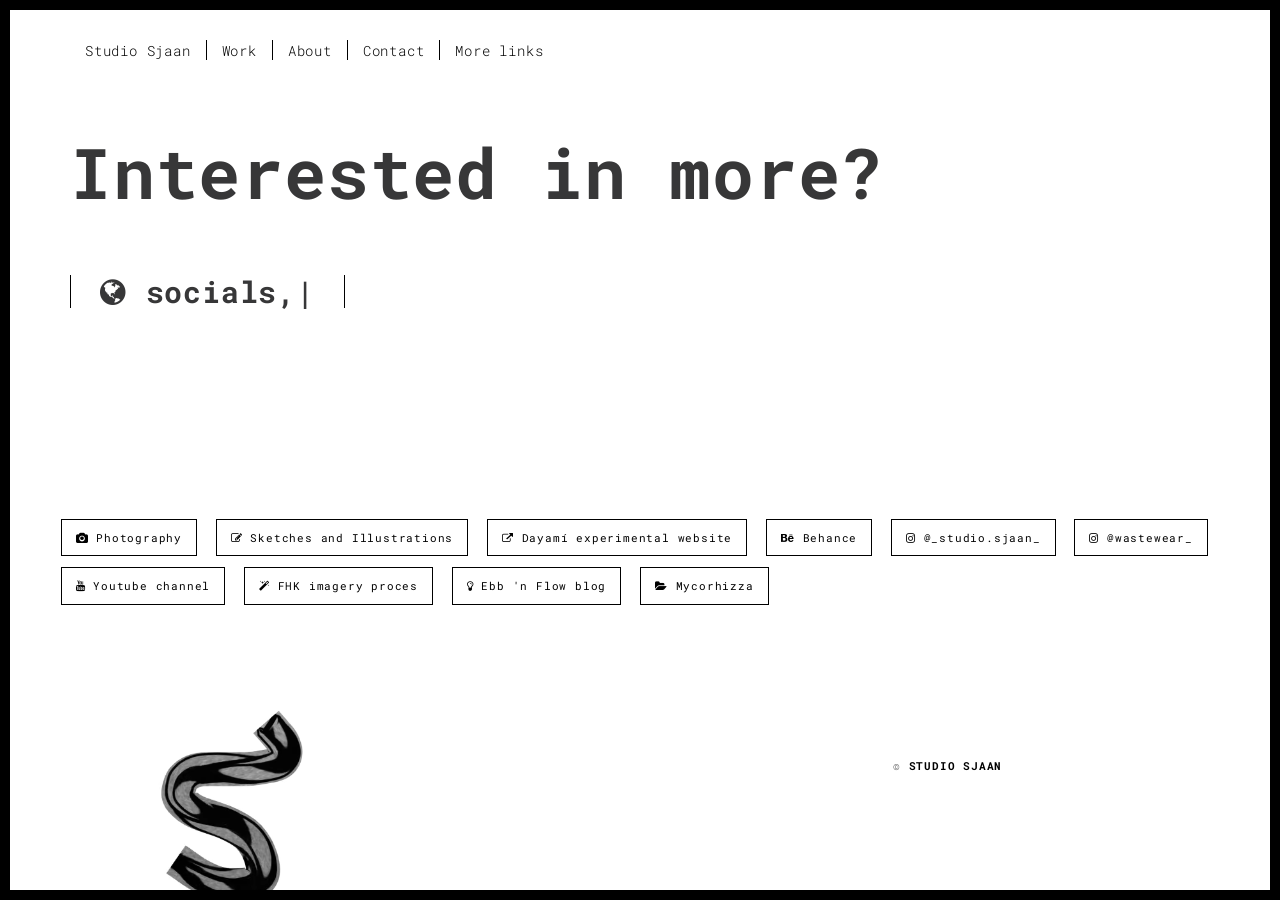
<file: morelinks.html>
<!DOCTYPE html>
<html lang="en">

  <head>
    <meta charset="UTF-8">
    <meta title="Studio Sjaan - Interactive art and design">
    <meta name="More links" content="Looking for more?">
    <meta content="width=device-width,initial-scale=1" name="viewport">
    <meta name="google" content="notranslate" />
    <meta name="msapplication-tap-highlight" content="no">
    
    <link rel="apple-touch-icon" sizes="114x114" href="./assets/images/visualicious-fav-icon.png">
    <link href="./assets/images/Dynamicdayami4.png" rel="icon">
  
    <title>LINKS | Studio Sjaan </title>  
  
    <link href="./main.3f6952e4.css" rel="stylesheet">
  </head>

<body>
<div id="site-border-left"></div>
<div id="site-border-right"></div>
<div id="site-border-top"></div>
<div id="site-border-bottom"></div>
 
<header>
  <nav class="navbar  navbar-fixed-top navbar-default">
    <div class="container">
        <button type="button" class="navbar-toggle collapsed" data-toggle="collapse" data-target="#navbar-collapse" aria-expanded="false">
          <span class="sr-only">Toggle navigation</span>
          <span class="icon-bar"></span>
          <span class="icon-bar"></span>
          <span class="icon-bar"></span>
          <span class="icon-bar"></span>

        </button>

      <div class="collapse navbar-collapse" id="navbar-collapse">
        <ul class="nav navbar-nav ">
          <li><a href="./index.html" title="">Studio Sjaan</a></li>
          <li><a href="./works.html" title="">Work</a></li>
          <li><a href="./about.html" title="">About</a></li>
          <li><a href="./contact.html" title="">Contact</a></li>
          <li><a href="./morelinks.html" title="">More links</a></li>
       

        </ul>
      </div> 
    </div>
  </nav>
</header>

<div class="container">  

    <div class="section-container">
      <div class="row">
        <div class="col-xs-12">

          <div class="hero-full-wrapper">
            <div class="text-content">
            <br><h1>Interested in more?</h1><br>
              <h2>
                <span id="typed-strings">
                  <span> <i class="fa fa-globe"></i> socials, project processes and random stuff</span>
                  <span> <i class="fa fa-bullhorn"></i> 
                    <a href="https://www.instagram.com/studio.sjaan_/" title="@studio.sjaan_" target="_blank">@studio.sjaan_  
                  </a></span>
                </span>
                <span id="typed"></span>
              </h2>
              <br><br>
              
            </div>
          </div>
        </div>
        </div>
      </div>


            <!--LINKS-->
            <div class="section-container">
              <div class="row">
               
                <div class="col-lg-12;">


                    <!--photobook-->
                    <a style="margin: 0.5rem;"
                    href="https://cdn.flipsnack.com/widget/v2/widget.html?hash=dz9skct4ot" 
                    title="Photography collection" class="btn btn-default" target="_blank">
                    <i class="fa fa-camera"></i>
                    Photography</a> 

                    <!--sketchbook-->
                       <a style="margin: 0.5rem;"
                       href="https://cdn.flipsnack.com/widget/v2/widget.html?hash=vpfrsqlcjl" 
                       title="Sketches and Illustrations" class="btn btn-default" target="_blank">
                       <i class="fa fa-pencil-square-o"></i>
                       Sketches and Illustrations</a>
                       
                    <!--Dayami -->
                        <a style="margin: 0.5rem;"
                        href=" http://www.dayami.nl" 
                        title="www.dayami.nl" class="btn btn-default" target="_blank">
                        <i class="fa fa-external-link"></i>
                        Dayam&iacute; experimental website</a>

                     <!--Behance -->
                     <a style="margin: 0.5rem;"
                     href="    https://www.behance.net/jeanneshaw" 
                     title="behance Studio Sjaan" class="btn btn-default" target="_blank">
                     <i class="fa fa-behance"></i>
                     Behance</a>
                        

                    <!--INSTA -->
                    <a style="margin: 0.5rem;"
                    href="https://www.instagram.com/studio.sjaan_/" 
                    title="@studio.sjaan_" class="btn btn-default" target="_blank">
                    <i class="fa fa-instagram"></i>
                    @_studio.sjaan_</a>  

                    <!--INSTA WW -->
                    <a style="margin: 0.5rem;"
                    href="https://www.instagram.com/wastewear_/" 
                    title="@wastewear_" class="btn btn-default" target="_blank">
                     <i class="fa fa-instagram"></i>
                    @wastewear_</a> 
                           
                                  
                    <!--YT chan--> 
                      <a style="margin: 0.5rem;"
                      href="https://www.youtube.com/@studio_sjaan" 
                      class="btn btn-default" target="_blank">
                      <i class="fa fa-youtube"></i>
                        Youtube channel
                      </a>
                      
                      <!--FHK bldtaal-->
                          <a style="margin: 0.5rem;"
                          href="https://indd.adobe.com/view/06c7dc1b-db28-4715-b189-126f11fcbdae" class="btn btn-default" target="_blank">
                          <i class="fa fa-magic"></i>
                          FHK imagery proces
                          </a>
                      
                      
      
                      <!--Ebb n flow doc-->
                                <a style="margin: 0.5rem;"
                                href="  https://ebbnflow.home.blog/" 
                                class="btn btn-default" target="_blank">
                                <i class="fa fa-lightbulb-o"></i>
                                Ebb 'n Flow blog
                                </a>
      
      
                    <!--Mycorhizza-->
                                <a style="margin: 0.5rem;"
                                href="     https://indd.adobe.com/view/be73c930-5ca4-4acb-99c1-f9ae6305982b" 
                                class="btn btn-default" target="_blank">
                                <i class="fa fa-folder-open"></i>
                                Mycorhizza</a>

                         
      
      
                </div>
      
              </div>
            </div>

            <!--voetje-->
            <div class="col-lg-12">
            <footer class="footer-center" style="padding-top: 7vh;">
              <div class="container">
                <div class="row">
                  <div class="col-xs-12">
                      <p>
                      © 
                      <a href="./about.html" style="color: black;">
                      <b>
                      STUDIO SJAAN
                      </b>
                    </a>
                    </p>
                </div>
              </div>
            </footer>
            </div>




          
    </div>


<!-- VIDEO -->
<video class="video-fixed-rotate-small" autoplay loop muted playsinline 
alt="Video" class="img-responsive">
  <source src="./assets/vids/kielekiele_kl_1.webm" type="video/webm"/>
  <source src="./assets/vids/kielekiele_kl_1.mp4" type="video/mp4"/>


</video>
<!---->



  <!--main script-->
  <script type="text/javascript" src="./main.70a66962.js"></script>
    
  <!--txt ani script-->
  <script>
    document.addEventListener("DOMContentLoaded", function (event) {
      type();
    });
  </script>


</body>

</html>
</file>
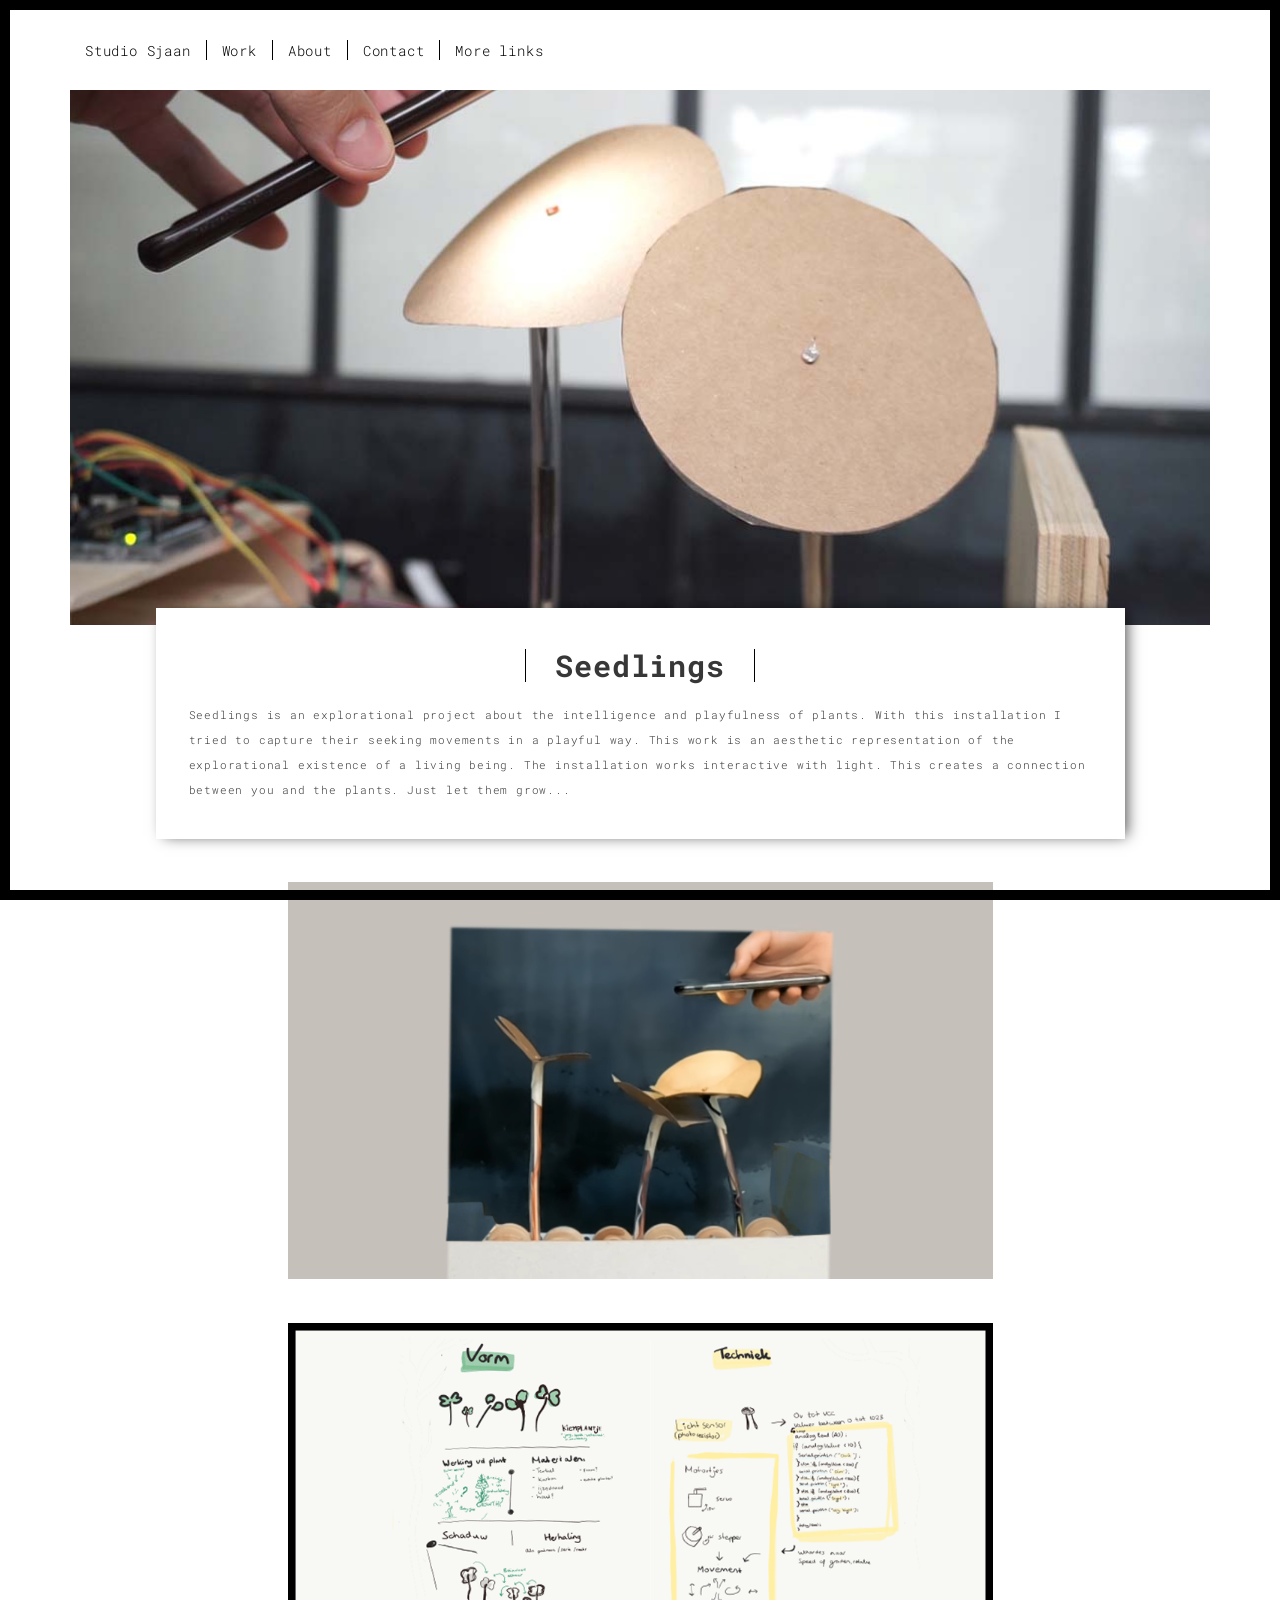
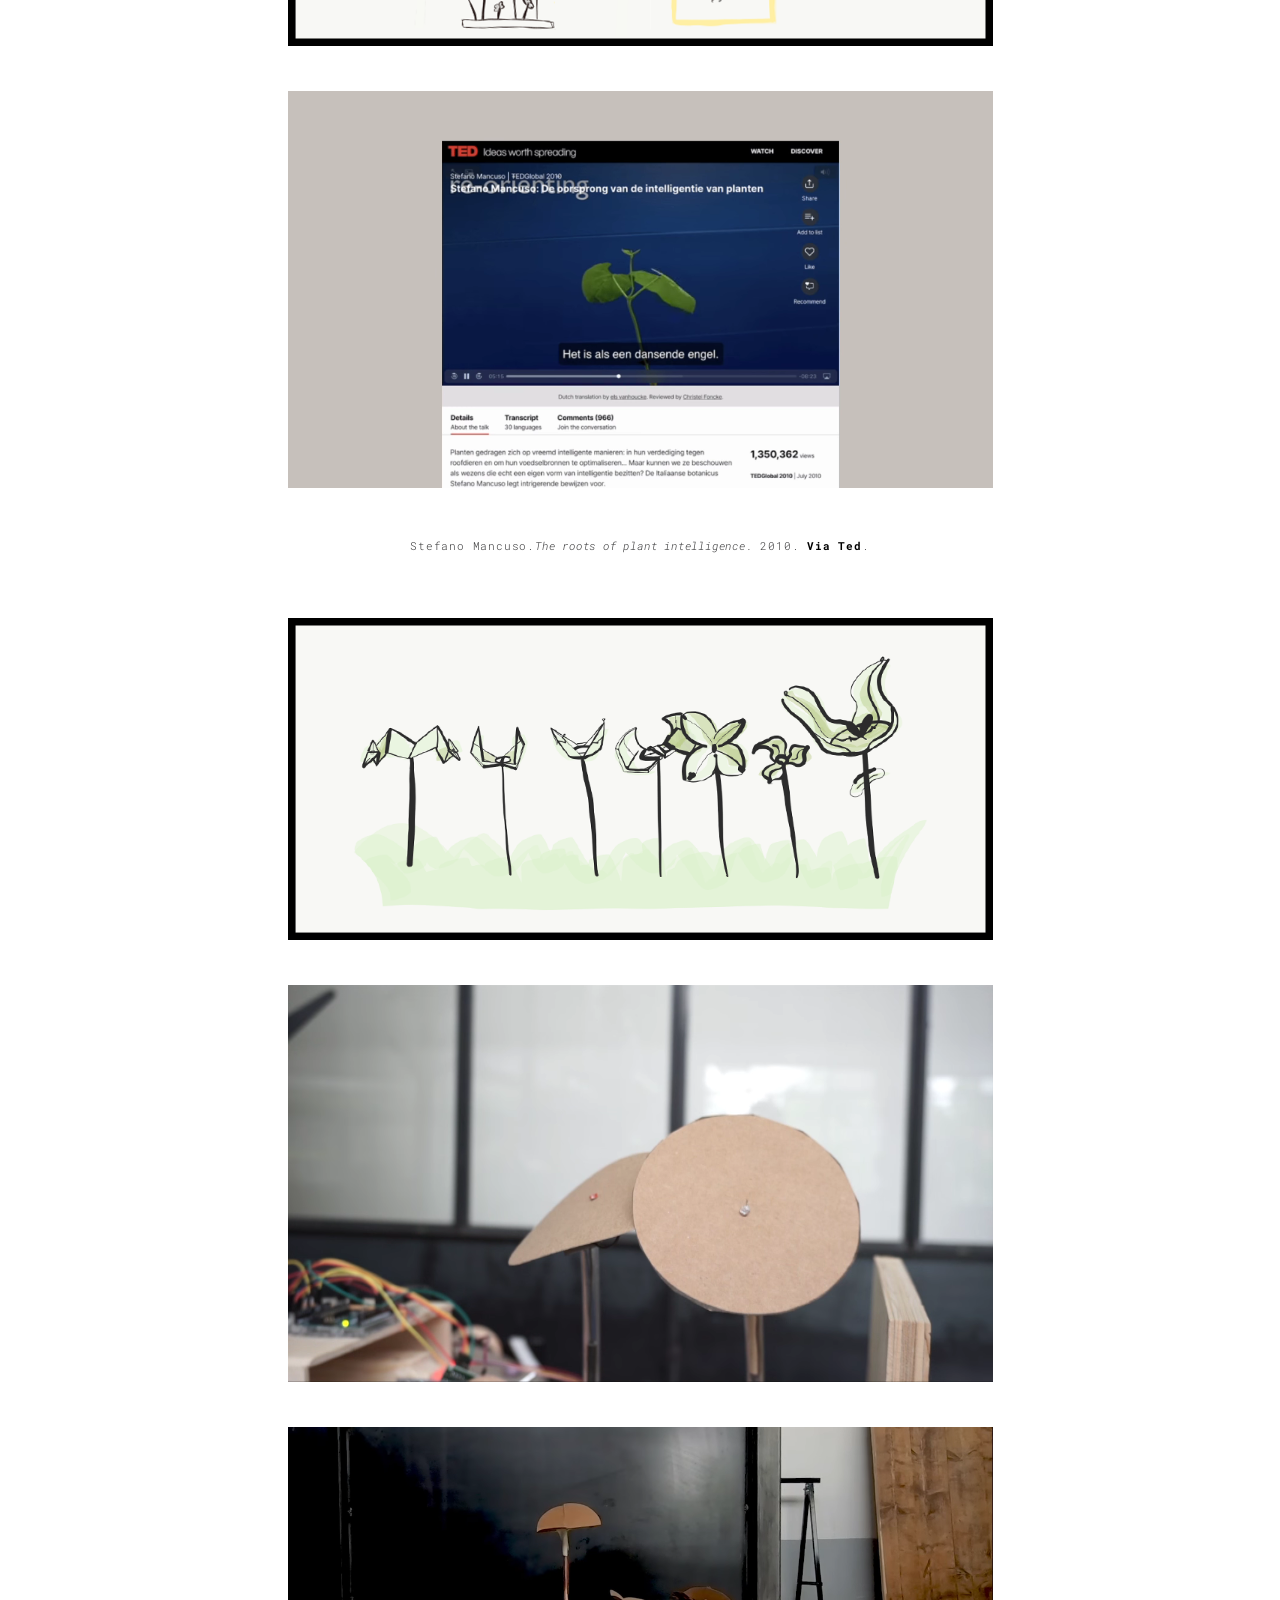
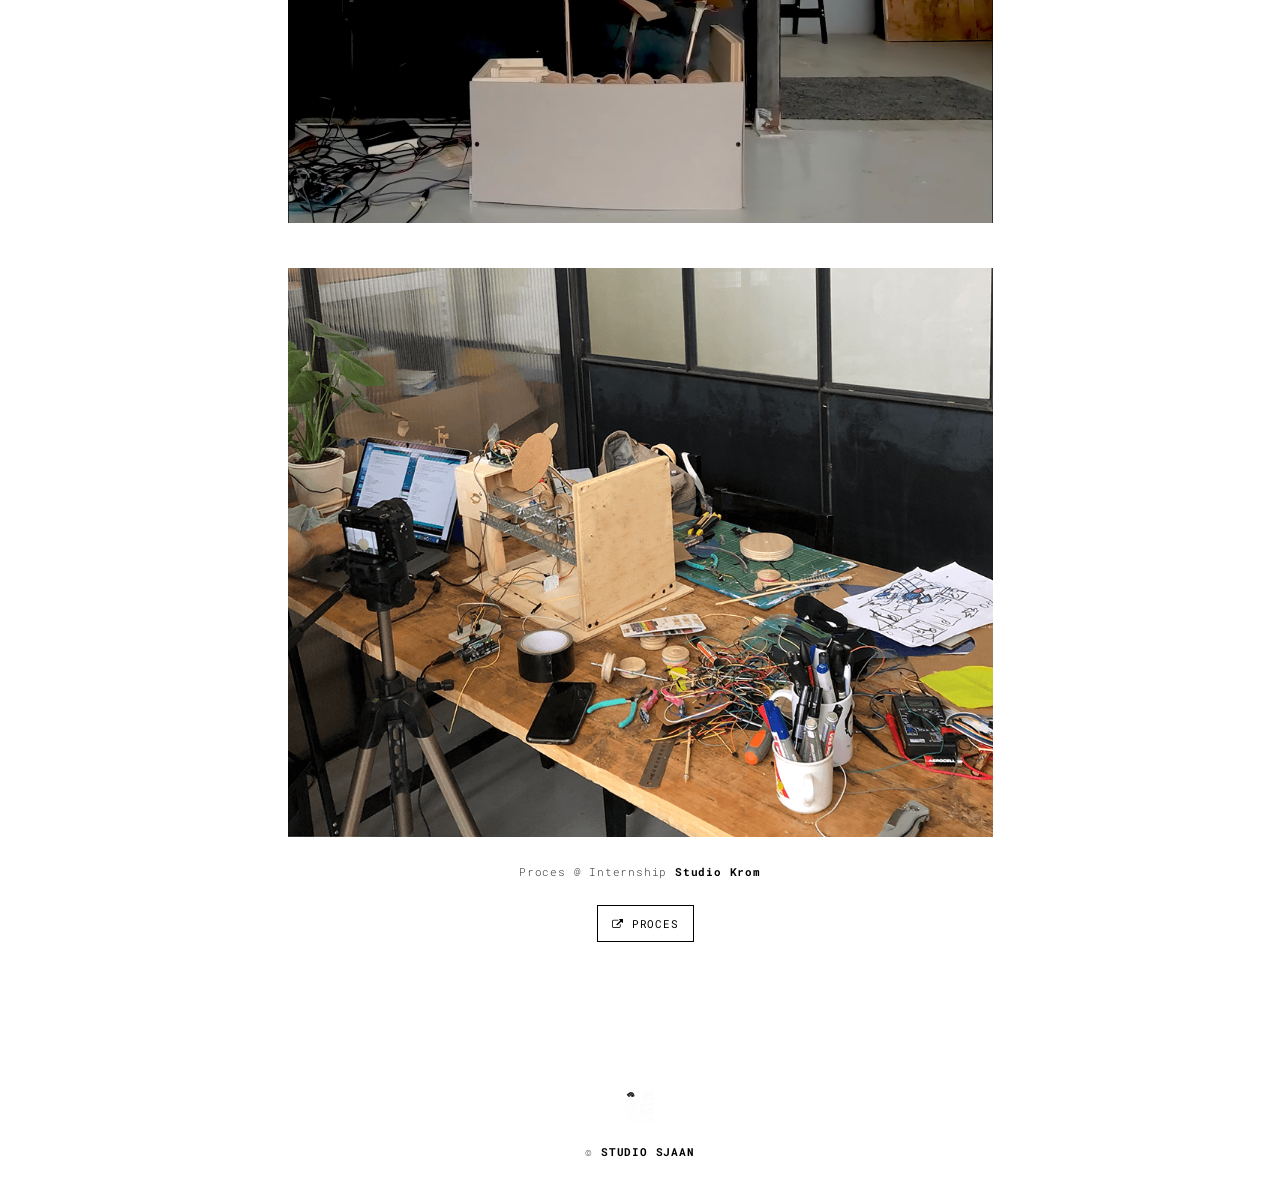
<file: Seedlings.html>
<!DOCTYPE html>
<html lang="en">

<head>
  <meta charset="UTF-8">
  <meta content="IE=edge" http-equiv="X-UA-Compatible">
  <meta content="width=device-width,initial-scale=1" name="viewport">
  <meta content="Work" name="Seedlings">
  <meta name="google" content="notranslate" />

  <meta name="msapplication-tap-highlight" content="no">
  
  <link rel="apple-touch-icon" sizes="180x180" href="./assets/images/Dynamicdayami4.png">
  <link href="./assets/images/Dynamicdayami4.png" rel="icon">

  <title>Studio Sjaan | Seedlings</title>  

<link href="./main.3f6952e4.css" rel="stylesheet">
</head>

<body>

<!--BORDERS-->
<div id="site-border-left"></div>
<div id="site-border-right"></div>
<div id="site-border-top"></div>
<div id="site-border-bottom"></div>

<header>

  <nav class="navbar navbar-fixed-top navbar-default">
    <div class="container">
        <button type="button" class="navbar-toggle collapsed" data-toggle="collapse" data-target="#navbar-collapse" aria-expanded="false">
          <span class="sr-only">Toggle navigation</span>
          <span class="icon-bar"></span>
          <span class="icon-bar"></span>
          <span class="icon-bar"></span>
        </button>

        <div class="collapse navbar-collapse" id="navbar-collapse">
          <ul class="nav navbar-nav ">
            <li><a href="./index.html" title="">Studio Sjaan</a></li>
            <li><a href="./works.html" title="">Work</a></li>
            <li><a href="./about.html" title="">About</a></li>
            <li><a href="./contact.html" title="">Contact</a></li>
            <li><a href="./morelinks.html" title="">More links</a></li>
         
  
          </ul>
        </div> 
    </div>
  </nav>
</header>

<article>
<!-- start container -->
<div class="section-container" style="padding-top: 20px;">
  
  <!--START -->
  <div class="container">
    <div class="row">
      <div class="col-xs-12">
        <img src="./assets/work/Seedlings/Title img protootje1_still_04.jpg" class="img-responsive" alt="Image">
          <div class="card-container-dropshadow">
          <div class="text-center">
            <h1 class="h2">Seedlings</h1>
          </div>
          <p>
            Seedlings is an explorational project about the intelligence and playfulness of plants. 
            With this installation I tried to capture their seeking movements in a playful way. 
            This work is an aesthetic representation of the explorational existence of a living being. The installation works 
            interactive with light. This creates a connection between you and the plants. Just let them grow...
          </p>
          
        </div>
      </div>
    </div>
  </div>

  <!-- projects/ MEDIA -->
  <div class="container">
    <div class="row">

        <div class="col-lg-8 col-centered">

          <!-- Images/ videos in carousel -->
          <div id="myCarousel" class="carousel slide projects-carousel">

            <!--carousel Items-->
            <div class="carousel-inner">

              <div class="row">

                <!-- 01 proto -->
                <div class="col-xs-12"> 
                  <video style="padding: 3%;" alt="Video" class="img-responsive" loop autoplay muted playsinline>
                      <source src="./assets/work/Seedlings/Sequence 02.webm" type="video/webm"/>
                      <source src="./assets/work/Seedlings/Sequence 02.mp4" type="video/mp4"/>
                      :'(
                  </video> 
                </div>

                 <!-- 02 schets -->
                 <div class="col-xs-12">
                  <img style="padding: 3%;" src="./assets/work/Seedlings/VORM940.png" alt="Image" class="img-responsive">
                </div>
              
                <!-- 03 kiemplntjz Ted-->
                <div class="col-xs-12">
                  <video style="padding: 3%;" class="img-responsive" alt="video" loop autoplay muted playsinline>
                  <source src="./assets/work/Seedlings/Sequence 03.webm" type="video/webm"/> 
                  <source src="./assets/work/Seedlings/Sequence 03.mp4" type="video/mp4"/> 

                  Saddly your browser does not support video's :'(
                  </video>  

                  <p style="padding: 3%;" class="text-center"> 
                    Stefano Mancuso.<em>The roots of plant intelligence.</em> 2010.
                      <a href="https://www.ted.com/talks/stefano_mancuso_the_roots_of_plant_intelligence?language=en              "
                      style="color: black;">
                    <b>Via Ted</b></a>.
                  </p>
              </div>


                <!-- 04 schets -->
                <div class="col-xs-12">
                  <img style="padding: 3%;" src="./assets/work/Seedlings/VORM2.940.png" alt="Image" class="img-responsive">
                </div>

                <!-- 05 Video -->
                  <div class="col-xs-12">
                    <video style="padding: 3%;" class="img-responsive" class="img-responsive" alt="video" loop autoplay muted playsinline>
                    <source src="./assets/work/Seedlings/00078_1.webm" type="video/webm"/> 
                    <source src="./assets/work/Seedlings/00078_1.mp4" type="video/mp4"/> 
                    
                    Saddly your browser does not support video's :'(
                    </video>  
                  </div>

                <!-- 06 Video -->
                  <div class="col-xs-12">
                    <video style="padding: 3%;" class="img-responsive" class="img-responsive" alt="video" loop autoplay muted playsinline>
                    <source src="./assets/work/Seedlings/LetThemGrowPrototype_2_1.webm" type="video/webm"/> 
                    <source src="./assets/work/Seedlings/LetThemGrowPrototype_2_1.mp4" type="video/mp4"/> 

                    Saddly your browser does not support video's :'(
                    </video>  
                  </div>
                 
                 
                 <!-- 07 PROCES -->
                 <div class="col-xs-12">
                  <img style="padding: 3%;" src="./assets/work/Seedlings/proces940.png" class="img-responsive" alt="Internship Studio Krom">
                  <p class="text-center">
                    Proces @ Internship 
                    <a href="https://krom.studio" title="studio Krom Website" target="_bank" style="color: black;">
                      <b>Studio Krom </b>
                    </a>
                  </p>
                  </div>
                  
                  <!--Buttn-->
                  <div class="col-xs-12 text-center" style="margin: 0.5rem;"> 
                  <a href="https://indd.adobe.com/view/7a7a509b-7b60-47ed-a7af-e7b7fc54e141 " 
                 title="Seedlings Proces" class="btn btn-default" target="_blank">
                 <i class="fa fa-external-link"></i>
                  PROCES</a> 
                  </div>

              <!--einde row-->
              </div>
            
            <!--einde Carousel Inner--> 
            </div>

          <!-- Einde my Carousel-->
          </div>
        
        <!-- einde column 01-->
        </div>
    
    <!--einde main row-->
    </div>
  <!-- einde container -->
  </div>
</article>


<!--Footr-->
<footer class="text-center" style="padding-top: 7vh;">
  <div class="container">
    <div class="row">
      <div class="col-xs-12">
      
       <!-- VIDEO -->
        <video width="40" height="40" muted loop autoplay playsinline>
          <source src="./assets/vids/kielekiele_kl_Footer.webm" type="video/webm"/>
          <source src="./assets/vids/kielekiele_kl_Footer.mp4" type="video/mp4"/>
        </video> 
          <p>
          © 
          <a href="./about.html" style="color: black;">
          <b>
           STUDIO SJAAN
          </b>
        </a>
        </p>
    </div>
  </div>
</footer>


<script>
  document.addEventListener("DOMContentLoaded", function (event) {
     navActivePage();
  });
</script>

<script type="text/javascript" src="./main.70a66962.js"></script>

</body>

</html>
</file>
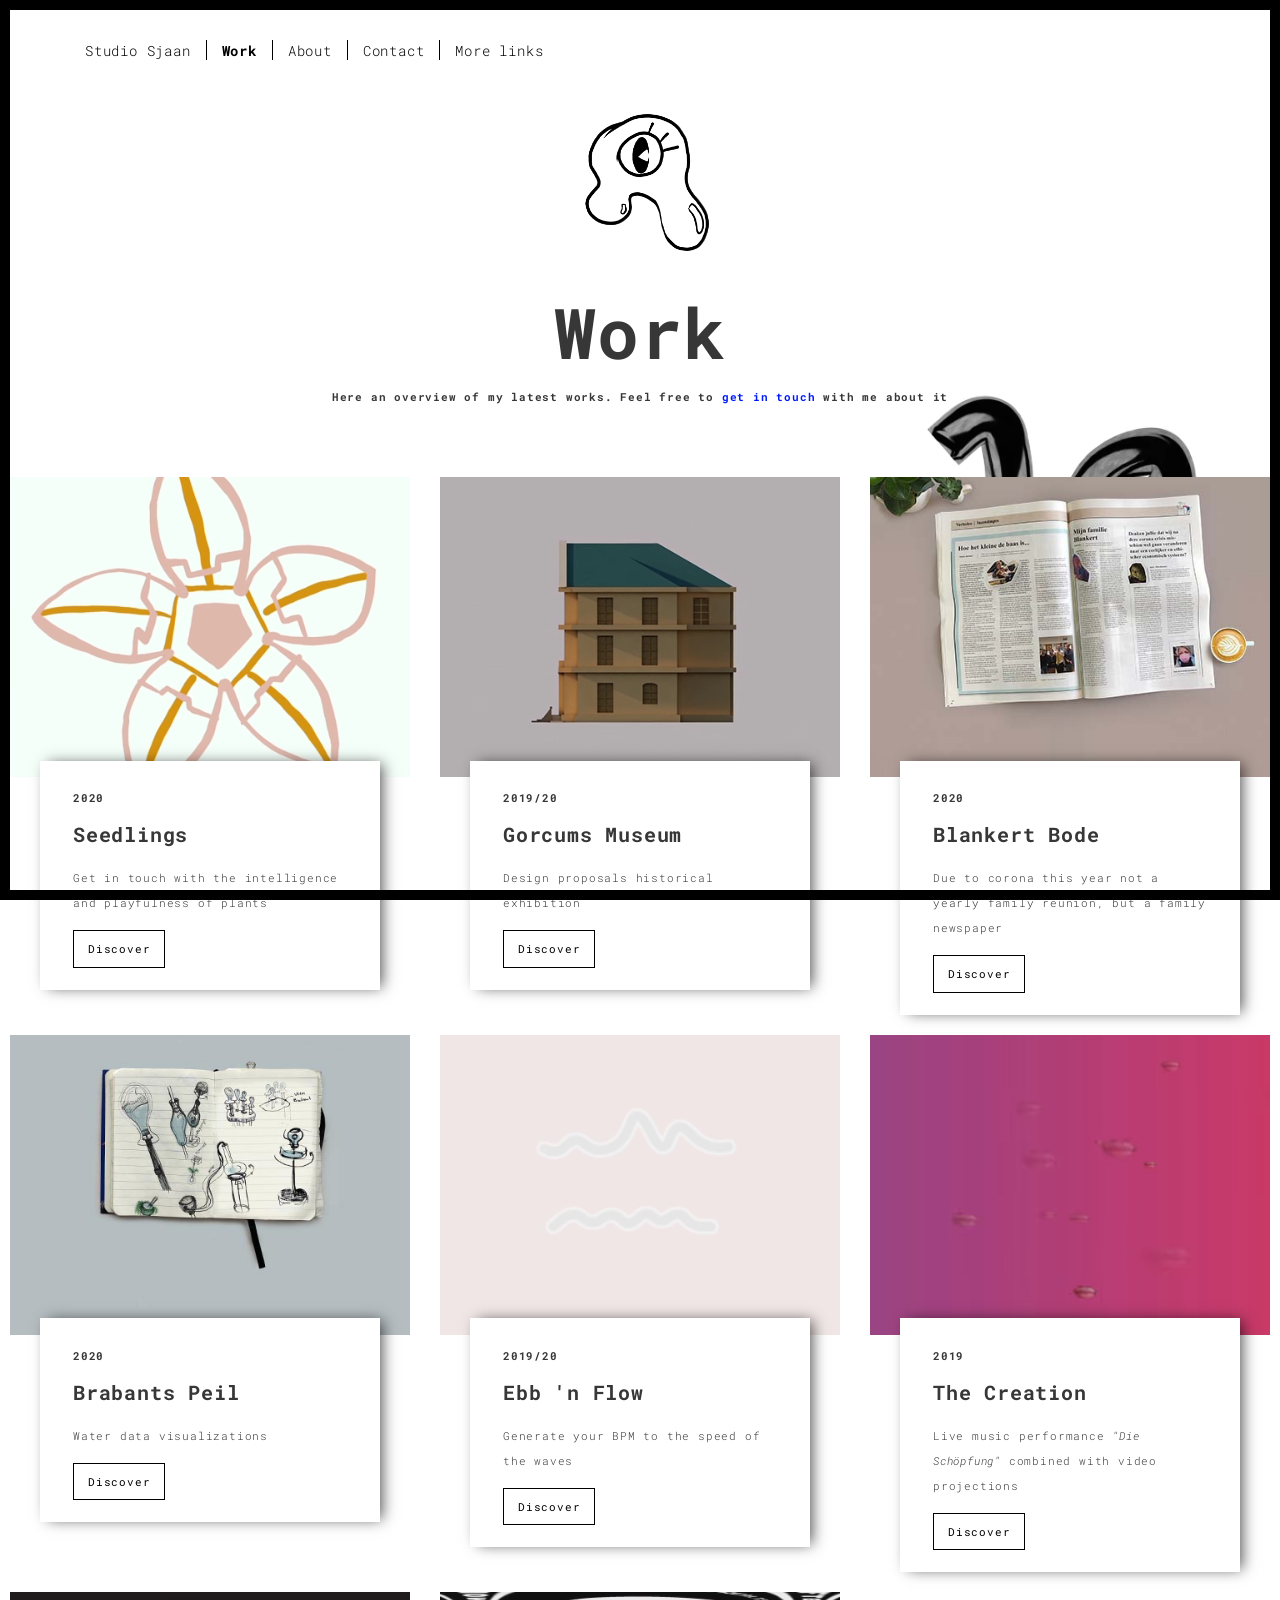
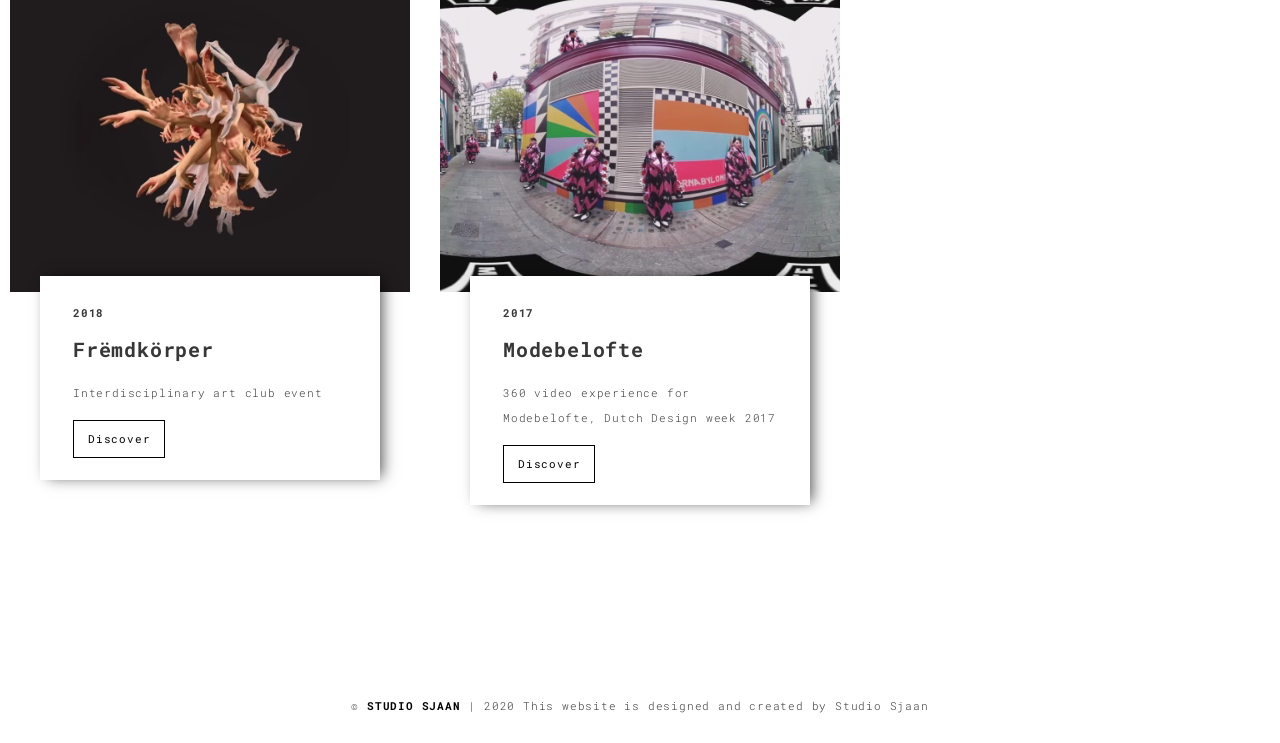
<file: works.html>
<!DOCTYPE html>
<html lang="en">

<head>
  <meta charset="UTF-8">
  <meta content="IE=edge" http-equiv="X-UA-Compatible">
  <meta name="apple-mobile-web-app-capable" content="yes">
  <meta content="width=device-width,initial-scale=1" name="viewport">
  <meta content="Studio Sjaan" name="Works">
  <meta name="google" content="notranslate" />
  <meta name="msapplication-tap-highlight" content="no">

  <title> WORK | Studio Sjaan</title>  

<link rel="apple-touch-icon" sizes="180x180" href="./assets/images/Dynamicdayami4.png">
<link href="./assets/images/Dynamicdayami4.png" rel="icon">
<link href="./main.3f6952e4.css" rel="stylesheet"></head>

<body>
<div id="site-border-left"></div>
<div id="site-border-right"></div>
<div id="site-border-top"></div>
<div id="site-border-bottom"></div>
 <!-- Add your content of header -->
<header>
  <!--NAVI-->
  <nav class="navbar  navbar-fixed-top navbar-default">
    <div class="container">
        <button type="button" class="navbar-toggle collapsed" data-toggle="collapse" data-target="#navbar-collapse" aria-expanded="false">
          <span class="sr-only">Toggle navigation</span>
          <span class="icon-bar"></span>
          <span class="icon-bar"></span>
          <span class="icon-bar"></span>
          <span class="icon-bar"></span>
        </button>

      <div class="collapse navbar-collapse" id="navbar-collapse">
        <ul class="nav navbar-nav ">
     
          <li><a href="./index.html" title="">Studio Sjaan</a></li>
          <li><a href="./works.html" title="">Work</a></li>
          <li><a href="./about.html" title="">About</a></li>
          <li><a href="./contact.html" title="">Contact</a></li>
          <li><a href="./morelinks.html" title="">More links</a></li>
        </ul>
      </div> 
    </div>
  </nav>

</header>

<div class="section-container">
 
    <div class="row">
      
      <div class="col-sm-8 col-sm-offset-2 container col-centered">
          
        

        <div class="text-center">
            
          <div class="col-md-4 col-centered">
              <img src="./assets/images/DD_Logo_transp.gif" class="img-responsive">
          </div>


          <h1 class="h1">Work</h1>
          <h4 style="padding-right: 5%; padding-left: 5%;">
            Here an overview of my latest works. Feel free to 
            <a href="./contact.html" title="contact">get in touch</a> with me about it</h4>
        </div>
      </div>

      <div class="col-md-12" style="margin-top: 5%;">
     
      <div id="myCarousel" class="carousel slide projects-carousel">
        <!-- Carousel items -->
        <div class="carousel-inner">
            <div class="item active">
                <div class="row">

                  <!-- SEEDLINGS -->
                  <div class="col-sm-4">
                    <div>
                    <a href="./Seedlings.html" class="black-image-project-hover">

                      <!-- VIDEO -->
                           <video class="img-responsive" autoplay loop muted playsinline id="myvideo">
                            <source src="./assets/work/Seedlings/blooms.webm" type="video/webm">
                            <source src="./assets/work/Seedlings/blooms.mp4" type="video/mp4">
                          
                            :'(
                          </video>
                    </a>
                    </div>
                    <div class="card-container-dropshadow">
                      <h4>2020</h4>
                      <h3>Seedlings</h3>
                      <p>Get in touch with the intelligence and playfulness of plants</p>
                      <a href="./Seedlings.html" class="btn btn-default">Discover</a>
                    </div>
                  </div> 

                  

                  <!-- Gorcums museum -->
                  <div class="col-sm-4">
                    <a href="./Gorcums Museum.html" class="black-image-project-hover">
                        <!-- VIDEO -->
                        <video class="img-responsive" autoplay loop muted playsinline>
                          <source src="./assets/work/Gorcums museum/GB-_1 kopie.webm" type="video/webm">
                          <source src="./assets/work/Gorcums museum/GB-_1 kopie.mp4" type="video/mp4">

                        
                          :'(
                        </video> 
                    </a>
                    <div class="card-container-dropshadow">
                      <h4>2019/20</h4>
                      <h3>Gorcums Museum</h3>
                      <p>Design proposals historical exhibition</p>
                      <a href="./Gorcums Museum.html" class="btn btn-default">Discover</a>
                    </div>
                  </div>


                  <!--BBlankerBBode -->
                            <div class="col-sm-4">
                              <a href="./Blankert Bode.html" class="black-image-project-hover">
                                <img src="./assets/work/BlankertBode/BlankertBode_1.jpg" alt="Image" class="img-responsive">
                              </a>
                              <div class="card-container-dropshadow">
                                <h4>2020</h4>
                                <h3>Blankert Bode</h3>
                                <p>Due to corona this year not a yearly family reunion, but a family newspaper</p>
                                <a href="./Blankert Bode.html" class="btn btn-default">Discover</a>
                              </div>
                            </div>

                  
                  <!-- BRABANTS PEIL -->
                  <div class="col-sm-4">
                    <a href="./Brabants Peil.html" class="black-image-project-hover">
                      <img src="assets/work/Brabants Peil/IMG for Web_Works.jpg" alt="Image" class="img-responsive">
                    </a>
                    <div class="card-container-dropshadow">
                      <h4>2020</h4>
                      <h3>Brabants Peil</h3>
                      <p>Water data visualizations</p>
                      <a href="./Brabants Peil.html" class="btn btn-default">Discover</a>
                    </div>
                  </div>


                  <!--Ebb n flow -->
                  <div class="col-sm-4">
                    <a href="./EbbnFlow.html" class="black-image-project-hover">
                      <!-- VIDEO -->
                      <video alt="Image" class="img-responsive" autoplay loop muted playsinline>
                        <source src="assets/work/Ebb 'n Flow/Waveslogootje_3.webm" type="video/webm">
                        <source src="assets/work/Ebb 'n Flow/Waveslogootje_3.mp4" type="video/mp4">

                      
                        :'(
                      </video> 
                    </a>
                    <div class="card-container-dropshadow">
                      <h4>2019/20</h4>
                      <h3>Ebb 'n Flow</h3>
                      <p>Generate your BPM to the speed of the waves</p>
                      <a href="./EbbnFlow.html" class="btn btn-default">Discover</a>
                    </div>      
                  </div>



                     <!--CREATION -->
                     <div class="col-sm-4">
                      <a href="./Creation.html" title="" class="black-image-project-hover">
                        <!-- VIDEO -->
                      <video alt="Image" class="img-responsive" autoplay loop muted playsinline id="myvideo">
                        <source src="./assets/work/The Creation/Comp 4_1.webm" type="video/webm">
                        <source src="./assets/work/The Creation/Comp 4_1.mp4" type="video/mp4">
                      
                        :'(
                      </video> 
                      </a>
                      <div class="card-container-dropshadow">
                        <h4>2019</h4>
                        <h3>The Creation</h3>
                        <p>Live music performance <em>"Die Sch&ouml;pfung"</em> combined with video projections</p>
                        <a href="./Creation.html" title="" class="btn btn-default">Discover</a>
                      </div>
                    </div>

                
                <!-- FREMDk-->
                <div class="col-sm-4">
                  <a href="./Fremdkorper.html" title="" class="black-image-project-hover">
                    <video alt="Image" class="img-responsive" autoplay loop muted playsinline id="myvideo">
                      <source src="./assets/work/Fremdkorper/Comp 4_1_1.webm" type="video/webm">
                      <source src="./assets/work/Fremdkorper/Comp 4_1_1.mp4" type="video/mp4">
                    
                      :'(
                    </video> 
                    
                  </a>
                  <div class="card-container-dropshadow">
                    <h4>2018
                    </h4>
                    <h3>Fr&euml;mdk&ouml;rper</h3>
                    <p>Interdisciplinary art club event</p>
                    <a href="./Fremdkorper.html" title="" class="btn btn-default">Discover</a>
                  </div>
                </div>

                <!-- MB -->
                <div class="col-sm-4">
                  <a href="./Modebelofte.html" title="" class="black-image-project-hover">
                    <video alt="Image" class="img-responsive" autoplay loop muted playsinline>
                      <source src="./assets/work/Modebelofte/Modebelofte .webm" type="video/webm">
                      <source src="./assets/work/Modebelofte/Modebelofte.mp4" type="video/mp4">
                    
                      :'(
                    </video> 
                    
                  </a>
                  <div class="card-container-dropshadow">
                    <h4>2017
                    </h4>
                    <h3>Modebelofte</h3>
                    <p>360 video experience for Modebelofte, Dutch Design week 2017</p>
                    <a href="./Modebelofte.html" title="" class="btn btn-default">Discover</a>
                  </div>
                </div>
                
                </div>
                <!--/row-->
            
              </divs>
               <!--/item-->

              
            </div>
           
      </div>
    
      
              

    <!--/myCarousel-->
    </div>
    </div>
  </div>

</div>


<!--Footr-->
<footer class="text-center" style="padding-top: 7%">
  <div class="container">
    <div class="row">
      <div class="col-xs-12">
          <p>
          © 
          <a href="./contact.html" style="color: black;">
          <b>
           STUDIO SJAAN</b></a>
        | 2020 This website is designed and created by Studio Sjaan 
        </p>
    </div>
  </div>
</footer>

<!-- VIDEO -->
<video class="video-fixed-works-xs-right" autoplay loop muted playsinline 
alt="Video" class="img-responsive">
  <source src="./assets/vids/kielekiele_kl_1.webm" type="video/webm">
  <source src="./assets/vids/kielekiele_kl_1.mp4" type="video/mp4">
    
 
  :'(
</video>
<!---->


<script>
  document.addEventListener("DOMContentLoaded", function (event) {
     navActivePage();
  });
</script>


<script type="text/javascript" src="./main.70a66962.js"></script>
  <!--script vr video-->
  <script> document.getElementById('myvideo').play(); </script>
</body>

</html>
</file>
<file: main.3f6952e4.css>
@import url(https://fonts.googleapis.com/css?family=Roboto:900|Roboto+Mono:300,400,700);
@import url(https://maxcdn.bootstrapcdn.com/font-awesome/4.7.0/css/font-awesome.min.css);

/*!
 * Bootstrap v3.3.7 (http://getbootstrap.com)
 * Copyright 2011-2016 Twitter, Inc.
 * Licensed under MIT (https://github.com/twbs/bootstrap/blob/master/LICENSE)
 */


/*! normalize.css v3.0.3 | MIT License | github.com/necolas/normalize.css */

html {
	font-family: sans-serif;
	-ms-text-size-adjust: 100%;
	-webkit-text-size-adjust: 100%;
	cursor: url('./assets/images/cursor.png'), auto;
}

body {
	margin: 0;
	-webkit-tap-highlight-color: rgba(0,0,0,0);
}

article,
aside,
details,
figcaption,
figure,
footer,
header,
hgroup,
main,
menu,
nav,
section,
summary {
	display: block
}

audio,
canvas,
progress,
video {

    display: inline-block;
    margin:0;
    padding:0;    
    font-size: 0;
}

audio:not([controls]) {
	display: none;
	height: 0
}

[hidden],
template {
	display: none
}

a {
	background-color: transparent
}

a:active,
a:hover {
	outline: 0
}

abbr[title] {
	border-bottom: 1px dotted
}

b,
strong {
	font-weight: 700
}

dfn {
	font-style: italic
}

h1 {
	font-size: 2em;
	margin: .67em 0
}

mark {
	background: #ff0;
	color: #000
}

small {
	font-size: 80%
}

sub,
sup {
	font-size: 75%;
	line-height: 0;
	position: relative;
	vertical-align: baseline
}

sup {
	top: -.5em
}

sub {
	bottom: -.25em
}

img {
	border: 0
}

svg:not(:root) {
	overflow: hidden
}

figure {
	margin: 1em 40px
}

hr {
	box-sizing: content-box;
	height: 0
}

pre {
	overflow: auto
}

code,
kbd,
pre,
samp {
	font-family: monospace, monospace;
	font-size: 1em
}

button,
input,
optgroup,
select,
textarea {
	color: inherit;
	font: inherit;
	margin: 0
}

button {
	overflow: visible
}

button,
select {
	text-transform: none
}

button,
html input[type=button],
input[type=reset],
input[type=submit] {
	-webkit-appearance: button;
	cursor: pointer;
}

button[disabled],
html input[disabled] {
	cursor: pointer;
}

button::-moz-focus-inner,
input::-moz-focus-inner {
	border: 0;
	padding: 0
}

input {
	line-height: normal
}

input[type=checkbox],
input[type=radio] {
	box-sizing: border-box;
	padding: 0
}

input[type=number]::-webkit-inner-spin-button,
input[type=number]::-webkit-outer-spin-button {
	height: auto
}

input[type=search] {
	-webkit-appearance: textfield;
	box-sizing: content-box
}

input[type=search]::-webkit-search-cancel-button,
input[type=search]::-webkit-search-decoration {
	-webkit-appearance: none
}

fieldset {
	border: 1px solid silver;
	margin: 0 2px;
	padding: .35em .625em .75em
}

textarea {
	overflow: auto
}

optgroup {
	font-weight: 700
}

table {
	border-collapse: collapse;
	border-spacing: 0
}

td,
th {
	padding: 0
}


/*! Source: https://github.com/h5bp/html5-boilerplate/blob/master/src/css/main.css */

@media print {
	*,
	:after,
	:before {
		background: transparent!important;
		color: #000!important;
		box-shadow: none!important;
		text-shadow: none!important
	}
	a,
	a:visited {
		text-decoration: underline
	}
	a[href]:after {
		content: " (" attr(href) ")"
	}
	abbr[title]:after {
		content: " (" attr(title) ")"
	}
	a[href^="#"]:after,
	a[href^="javascript:"]:after {
		content: ""
	}
	blockquote,
	pre {
		border: 1px solid #999;
		page-break-inside: avoid
	}
	thead {
		display: table-header-group
	}
	img,
	tr {
		page-break-inside: avoid
	}
	img {
		max-width: 100%!important
	}
	h2,
	h3,
	p {
		orphans: 3;
		widows: 3;
	}
	h2,
	h3 {
		page-break-after: avoid;
	}
	.navbar {
		display: none
	}
	.btn>.caret,
	.dropup>.btn>.caret {
		border-top-color: #000!important
	}
	.label {
		border: 1px solid #000
	}
	.table {
		border-collapse: collapse!important
	}
	.table td,
	.table th {
		background-color: #fff!important
	}
	.table-bordered td,
	.table-bordered th {
		border: 1px solid #ddd!important
	}
}

*,
:after,
:before {
	-webkit-box-sizing: border-box;
	-moz-box-sizing: border-box;
	box-sizing: border-box
}

html {
	font-size: 11px;
	-webkit-tap-highlight-color: transparent
}

body {
	font-family: Roboto Mono, Helvetica, Arial, sans-serif;
	font-size: 11px;
	line-height: 1.78;
	color: #373738;
	background-color: #fff;
}

button,
input,
select,
textarea {
	font-family: inherit;
	font-size: inherit;
	line-height: inherit
}

a {
	color: #001aff;
	text-decoration: none
}

a:focus,
a:hover {
	color: #0012b3;
	text-decoration: underline
}

a:focus {
	outline: 5px auto -webkit-focus-ring-color;
	outline-offset: -2px
}

figure {
	margin: 0
}

img {
	vertical-align: middle
}

.img-responsive {
	display: block;
	max-width: 100%;
	height: auto
}

.img-rounded {
	border-radius: 0
}

.img-thumbnail {
	padding: 4px;
	line-height: 1.78;
	background-color: #fff;
	border: 1px solid #ddd;
	border-radius: 0;
	-webkit-transition: all .2s ease-in-out;
	-o-transition: all .2s ease-in-out;
	transition: all .2s ease-in-out;
	display: inline-block;
	max-width: 100%;
	height: auto
}

.img-circle {
	border-radius: 50%
}

hr {
	margin-top: 19px;
	margin-bottom: 19px;
	border: 0;
	border-top: 1px solid #eee
}

.sr-only {
	position: absolute;
	width: 1px;
	height: 1px;
	margin: -1px;
	padding: 0;
	overflow: hidden;
	clip: rect(0, 0, 0, 0);
	border: 0
}

.sr-only-focusable:active,
.sr-only-focusable:focus {
	position: static;
	width: auto;
	height: auto;
	margin: 0;
	overflow: visible;
	clip: auto
}

[role=button] {
	cursor: pointer;
}

.h1,
.h2,
.h3,
.h4,
.h5,
.h6,
h1,
h2,
h3,
h4,
h5,
h6 {
	font-family: Roboto Mono, Helvetica, Arial, sans-serif;
	font-weight: 700;
	line-height: 1.1;
	color: #373738
}

.h1 .small,
.h1 small,
.h2 .small,
.h2 small,
.h3 .small,
.h3 small,
.h4 .small,
.h4 small,
.h5 .small,
.h5 small,
.h6 .small,
.h6 small,
h1 .small,
h1 small,
h2 .small,
h2 small,
h3 .small,
h3 small,
h4 .small,
h4 small,
h5 .small,
h5 small,
h6 .small,
h6 small {
	font-weight: 400;
	line-height: 1;
	color: #777
}

.h1,
.h2,
.h3,
h1,
h2,
h3 {
	margin-top: 19px;
	margin-bottom: 9.5px
}

.h1 .small,
.h1 small,
.h2 .small,
.h2 small,
.h3 .small,
.h3 small,
h1 .small,
h1 small,
h2 .small,
h2 small,
h3 .small,
h3 small {
	font-size: 65%
}

.h4,
.h5,
.h6,
h4,
h5,
h6 {
	margin-top: 9.5px;
	margin-bottom: 9.5px
}

.h4 .small,
.h4 small,
.h5 .small,
.h5 small,
.h6 .small,
.h6 small,
h4 .small,
h4 small,
h5 .small,
h5 small,
h6 .small,
h6 small {
	font-size: 75%
}

.h1,
h1 {
	font-size: 70px
}

.h2,
h2 {
	font-size: 30px
}

.h3,
h3 {
	font-size: 20px
}

.h4,
.h5,
h4,
h5 {
	font-size: 11px
}

.h6,
h6 {
	font-size: 10px
}

p {
	margin: 0 0 9.5px
}

.lead {
	margin-bottom: 19px;
	font-size: 12px;
	font-weight: 300;
	line-height: 1.4
}

@media (min-width:768px) {
	.lead {
		font-size: 16.5px
	}
}

.small,
small {
	font-size: 90%
}

.mark,
mark {
	background-color: #fcf8e3;
	padding: .2em
}

.text-left {
	text-align: left
}

.text-right {
	text-align: right
}

.text-center {
	text-align: center
}

.text-justify {
	text-align: justify
}

.text-nowrap {
	white-space: nowrap
}

.text-lowercase {
	text-transform: lowercase
}

.initialism,
.text-uppercase {
	text-transform: uppercase
}

.text-capitalize {
	text-transform: capitalize
}

.text-muted {
	color: #777
}

.text-primary {
	color: #001aff
}

a.text-primary:focus,
a.text-primary:hover {
	color: #0015cc
}

.text-success {
	color: #fff
}

a.text-success:focus,
a.text-success:hover {
	color: #e6e6e6
}

.text-info {
	color: #31708f
}

a.text-info:focus,
a.text-info:hover {
	color: #245269
}

.text-warning {
	color: #8a6d3b
}

a.text-warning:focus,
a.text-warning:hover {
	color: #66512c
}

.text-danger {
	color: #fff
}

a.text-danger:focus,
a.text-danger:hover {
	color: #e6e6e6
}

.bg-primary {
	color: #fff;
	background-color: #001aff
}

a.bg-primary:focus,
a.bg-primary:hover {
	background-color: #0015cc
}

.bg-success,
a.bg-success:focus,
a.bg-success:hover {
	background-color: #000
}

.bg-info {
	background-color: #d9edf7
}

a.bg-info:focus,
a.bg-info:hover {
	background-color: #afd9ee
}

.bg-warning {
	background-color: #fcf8e3
}

a.bg-warning:focus,
a.bg-warning:hover {
	background-color: #f7ecb5
}

.bg-danger {
	background-color: red
}

a.bg-danger:focus,
a.bg-danger:hover {
	background-color: #c00
}

.page-header {
	padding-bottom: 8.5px;
	margin: 38px 0 19px;
	border-bottom: 1px solid #eee
}

ol,
ul {
	margin-top: 0;
	margin-bottom: 9.5px
}

ol ol,
ol ul,
ul ol,
ul ul {
	margin-bottom: 0
}

.list-inline,
.list-unstyled {
	padding-left: 0;
	list-style: none
}

.list-inline {
	margin-left: -5px
}

.list-inline>li {
	display: inline-block;
	padding-left: 5px;
	padding-right: 5px
}

dl {
	margin-top: 0;
	margin-bottom: 19px
}

dd,
dt {
	line-height: 1.78
}

dt {
	font-weight: 700
}

dd {
	margin-left: 0
}

.dl-horizontal dd:after,
.dl-horizontal dd:before {
	content: " ";
	display: table
}

.dl-horizontal dd:after {
	clear: both
}

@media (min-width:768px) {
	.dl-horizontal dt {
		float: left;
		width: 160px;
		clear: left;
		text-align: right;
		overflow: hidden;
		text-overflow: ellipsis;
		white-space: nowrap
	}
	.dl-horizontal dd {
		margin-left: 180px
	}
}

abbr[data-original-title],
abbr[title] {
	cursor: help;
	border-bottom: 1px dotted #777
}

.initialism {
	font-size: 90%
}

blockquote {
	padding: 9.5px 19px;
	margin: 0 0 19px;
	font-size: 13.75px;
	border-left: 5px solid #eee
}

blockquote ol:last-child,
blockquote p:last-child,
blockquote ul:last-child {
	margin-bottom: 0
}

blockquote .small,
blockquote footer,
blockquote small {
	display: block;
	font-size: 80%;
	line-height: 1.78;
	color: #777
}

blockquote .small:before,
blockquote footer:before,
blockquote small:before {
	content: "\2014   \A0"
}

.blockquote-reverse,
blockquote.pull-right {
	padding-right: 15px;
	padding-left: 0;
	border-right: 5px solid #eee;
	border-left: 0;
	text-align: right
}

.blockquote-reverse .small:before,
.blockquote-reverse footer:before,
.blockquote-reverse small:before,
blockquote.pull-right .small:before,
blockquote.pull-right footer:before,
blockquote.pull-right small:before {
	content: ""
}

.blockquote-reverse .small:after,
.blockquote-reverse footer:after,
.blockquote-reverse small:after,
blockquote.pull-right .small:after,
blockquote.pull-right footer:after,
blockquote.pull-right small:after {
	content: "\A0   \2014"
}

address {
	margin-bottom: 19px;
	font-style: normal;
	line-height: 1.78
}

code,
kbd,
pre,
samp {
	font-family: Menlo, Monaco, Consolas, Courier New, monospace
}

code {
	color: #c7254e;
	background-color: #f9f2f4
}

code,
kbd {
	padding: 2px 4px;
	font-size: 90%;
	border-radius: 0
}

kbd {
	color: #fff;
	background-color: #333;
	box-shadow: inset 0 -1px 0 rgba(0, 0, 0, .25)
}

kbd kbd {
	padding: 0;
	font-size: 100%;
	font-weight: 700;
	box-shadow: none
}

pre {
	display: block;
	padding: 9px;
	margin: 0 0 9.5px;
	font-size: 10px;
	line-height: 1.78;
	word-break: break-all;
	word-wrap: break-word;
	color: #333;
	background-color: #f5f5f5;
	border: 1px solid #ccc;
	border-radius: 0
}

pre code {
	padding: 0;
	font-size: inherit;
	color: inherit;
	white-space: pre-wrap;
	background-color: transparent;
	border-radius: 0
}

.pre-scrollable {
	max-height: 340px;
	overflow-y: scroll
}

.container {
	margin-right: auto;
	margin-left: auto;
	padding-left: 15px;
	padding-right: 15px
}

.container:after,
.container:before {
	content: " ";
	display: table
}

.container:after {
	clear: both
}

@media (min-width:768px) {
	.container {
		width: 750px
	}
}

@media (min-width:992px) {
	.container {
		width: 970px
	}
}

@media (min-width:1200px) {
	.container {
		width: 1170px
	}
}

.container-fluid {
	margin-right: auto;
	margin-left: auto;
	padding-left: 15px;
	padding-right: 15px
}

.container-fluid:after,
.container-fluid:before {
	content: " ";
	display: table
}

.container-fluid:after {
	clear: both
}

.row {
	margin-left: -15px;
	margin-right: -15px
}

.row:after,
.row:before {
	content: " ";
	display: table
}

.row:after {
	clear: both
}

.col-lg-1,
.col-lg-2,
.col-lg-3,
.col-lg-4,
.col-lg-5,
.col-lg-6,
.col-lg-7,
.col-lg-8,
.col-lg-9,
.col-lg-10,
.col-lg-11,
.col-lg-12,
.col-md-1,
.col-md-2,
.col-md-3,
.col-md-4,
.col-md-5,
.col-md-6,
.col-md-7,
.col-md-8,
.col-md-9,
.col-md-10,
.col-md-11,
.col-md-12,
.col-sm-1,
.col-sm-2,
.col-sm-3,
.col-sm-4,
.col-sm-5,
.col-sm-6,
.col-sm-7,
.col-sm-8,
.col-sm-9,
.col-sm-10,
.col-sm-11,
.col-sm-12,
.col-xs-1,
.col-xs-2,
.col-xs-3,
.col-xs-4,
.col-xs-5,
.col-xs-6,
.col-xs-7,
.col-xs-8,
.col-xs-9,
.col-xs-10,
.col-xs-11,
.col-xs-12 {
	position: relative;
	min-height: 1px;
	padding-left: 15px;
	padding-right: 15px
}

.col-xs-1,
.col-xs-2,
.col-xs-3,
.col-xs-4,
.col-xs-5,
.col-xs-6,
.col-xs-7,
.col-xs-8,
.col-xs-9,
.col-xs-10,
.col-xs-11,
.col-xs-12 {
	float: left
}

.col-xs-1 {
	width: 8.33333%
}

.col-xs-2 {
	width: 16.66667%
}

.col-xs-3 {
	width: 25%
}

.col-xs-4 {
	width: 33.33333%
}

.col-xs-5 {
	width: 41.66667%
}

.col-xs-6 {
	width: 50%
}

.col-xs-7 {
	width: 58.33333%
}

.col-xs-8 {
	width: 66.66667%
}

.col-xs-9 {
	width: 75%
}

.col-xs-10 {
	width: 83.33333%
}

.col-xs-11 {
	width: 91.66667%
}

.col-xs-12 {
	width: 100%
}

.col-xs-pull-0 {
	right: auto
}

.col-xs-pull-1 {
	right: 8.33333%
}

.col-xs-pull-2 {
	right: 16.66667%
}

.col-xs-pull-3 {
	right: 25%
}

.col-xs-pull-4 {
	right: 33.33333%
}

.col-xs-pull-5 {
	right: 41.66667%
}

.col-xs-pull-6 {
	right: 50%
}

.col-xs-pull-7 {
	right: 58.33333%
}

.col-xs-pull-8 {
	right: 66.66667%
}

.col-xs-pull-9 {
	right: 75%
}

.col-xs-pull-10 {
	right: 83.33333%
}

.col-xs-pull-11 {
	right: 91.66667%
}

.col-xs-pull-12 {
	right: 100%
}

.col-xs-push-0 {
	left: auto
}

.col-xs-push-1 {
	left: 8.33333%
}

.col-xs-push-2 {
	left: 16.66667%
}

.col-xs-push-3 {
	left: 25%
}

.col-xs-push-4 {
	left: 33.33333%
}

.col-xs-push-5 {
	left: 41.66667%
}

.col-xs-push-6 {
	left: 50%
}

.col-xs-push-7 {
	left: 58.33333%
}

.col-xs-push-8 {
	left: 66.66667%
}

.col-xs-push-9 {
	left: 75%
}

.col-xs-push-10 {
	left: 83.33333%
}

.col-xs-push-11 {
	left: 91.66667%
}

.col-xs-push-12 {
	left: 100%
}

.col-xs-offset-0 {
	margin-left: 0
}

.col-xs-offset-1 {
	margin-left: 8.33333%
}

.col-xs-offset-2 {
	margin-left: 16.66667%
}

.col-xs-offset-3 {
	margin-left: 25%
}

.col-xs-offset-4 {
	margin-left: 33.33333%
}

.col-xs-offset-5 {
	margin-left: 41.66667%
}

.col-xs-offset-6 {
	margin-left: 50%
}

.col-xs-offset-7 {
	margin-left: 58.33333%
}

.col-xs-offset-8 {
	margin-left: 66.66667%
}

.col-xs-offset-9 {
	margin-left: 75%
}

.col-xs-offset-10 {
	margin-left: 83.33333%
}

.col-xs-offset-11 {
	margin-left: 91.66667%
}

.col-xs-offset-12 {
	margin-left: 100%
}

@media (min-width:768px) {
	.col-sm-1,
	.col-sm-2,
	.col-sm-3,
	.col-sm-4,
	.col-sm-5,
	.col-sm-6,
	.col-sm-7,
	.col-sm-8,
	.col-sm-9,
	.col-sm-10,
	.col-sm-11,
	.col-sm-12 {
		float: left
	}
	.col-sm-1 {
		width: 8.33333%
	}
	.col-sm-2 {
		width: 16.66667%
	}
	.col-sm-3 {
		width: 25%
	}
	.col-sm-4 {
		width: 33.33333%; 
	

		
	}
	.col-sm-5 {
		width: 41.66667%
	}
	.col-sm-6 {
		width: 50%
	}
	.col-sm-7 {
		width: 58.33333%
	}
	.col-sm-8 {
		width: 66.66667%
	}
	.col-sm-9 {
		width: 75%
	}
	.col-sm-10 {
		width: 83.33333%
	}
	.col-sm-11 {
		width: 91.66667%
	}
	.col-sm-12 {
		width: 100%
	}
	.col-sm-pull-0 {
		right: auto
	}
	.col-sm-pull-1 {
		right: 8.33333%
	}
	.col-sm-pull-2 {
		right: 16.66667%
	}
	.col-sm-pull-3 {
		right: 25%
	}
	.col-sm-pull-4 {
		right: 33.33333%
	}
	.col-sm-pull-5 {
		right: 41.66667%
	}
	.col-sm-pull-6 {
		right: 50%
	}
	.col-sm-pull-7 {
		right: 58.33333%
	}
	.col-sm-pull-8 {
		right: 66.66667%
	}
	.col-sm-pull-9 {
		right: 75%
	}
	.col-sm-pull-10 {
		right: 83.33333%
	}
	.col-sm-pull-11 {
		right: 91.66667%
	}
	.col-sm-pull-12 {
		right: 100%
	}
	.col-sm-push-0 {
		left: auto
	}
	.col-sm-push-1 {
		left: 8.33333%
	}
	.col-sm-push-2 {
		left: 16.66667%
	}
	.col-sm-push-3 {
		left: 25%
	}
	.col-sm-push-4 {
		left: 33.33333%
	}
	.col-sm-push-5 {
		left: 41.66667%
	}
	.col-sm-push-6 {
		left: 50%
	}
	.col-sm-push-7 {
		left: 58.33333%
	}
	.col-sm-push-8 {
		left: 66.66667%
	}
	.col-sm-push-9 {
		left: 75%
	}
	.col-sm-push-10 {
		left: 83.33333%
	}
	.col-sm-push-11 {
		left: 91.66667%
	}
	.col-sm-push-12 {
		left: 100%
	}
	.col-sm-offset-0 {
		margin-left: 0
	}
	.col-sm-offset-1 {
		margin-left: 8.33333%
	}
	.col-sm-offset-2 {
		margin-left: 16.66667%
	}
	.col-sm-offset-3 {
		margin-left: 25%
	}
	.col-sm-offset-4 {
		margin-left: 33.33333%
	}
	.col-sm-offset-5 {
		margin-left: 41.66667%
	}
	.col-sm-offset-6 {
		margin-left: 50%
	}
	.col-sm-offset-7 {
		margin-left: 58.33333%
	}
	.col-sm-offset-8 {
		margin-left: 66.66667%
	}
	.col-sm-offset-9 {
		margin-left: 75%
	}
	.col-sm-offset-10 {
		margin-left: 83.33333%
	}
	.col-sm-offset-11 {
		margin-left: 91.66667%
	}
	.col-sm-offset-12 {
		margin-left: 100%
	}
}

@media (min-width:200px) {
	.col-md-1,
	.col-md-2,
	.col-md-3,
	.col-md-4,
	.col-md-5,
	.col-md-6,
	.col-md-7,
	.col-md-8,
	.col-md-9,
	.col-md-10,
	.col-md-11,
	.col-md-12 {
		float: left
	}
	.col-md-1 {
		width: 8.33333%
	}
	.col-md-2 {
		width: 16.66667%
	}
	.col-md-3 {
		width: 25%
	}
	.col-md-4 {
		width: 33.33333%
	}
	.col-md-5 {
		width: 41.66667%
	}
	.col-md-6 {
		width: 50%
	}
	.col-md-7 {
		width: 58.33333%
	}
	.col-md-8 {
		width: 66.66667%
	}
	.col-md-9 {
		width: 75%
	}
	.col-md-10 {
		width: 83.33333%
	}
	.col-md-11 {
		width: 91.66667%
	}
	.col-md-12 {
		width: 100%
	}
	.col-md-pull-0 {
		right: auto
	}
	.col-md-pull-1 {
		right: 8.33333%
	}
	.col-md-pull-2 {
		right: 16.66667%
	}
	.col-md-pull-3 {
		right: 25%
	}
	.col-md-pull-4 {
		right: 33.33333%
	}
	.col-md-pull-5 {
		right: 41.66667%
	}
	.col-md-pull-6 {
		right: 50%
	}
	.col-md-pull-7 {
		right: 58.33333%
	}
	.col-md-pull-8 {
		right: 66.66667%
	}
	.col-md-pull-9 {
		right: 75%
	}
	.col-md-pull-10 {
		right: 83.33333%
	}
	.col-md-pull-11 {
		right: 91.66667%
	}
	.col-md-pull-12 {
		right: 100%
	}
	.col-md-push-0 {
		left: auto
	}
	.col-md-push-1 {
		left: 8.33333%
	}
	.col-md-push-2 {
		left: 16.66667%
	}
	.col-md-push-3 {
		left: 25%
	}
	.col-md-push-4 {
		left: 33.33333%
	}
	.col-md-push-5 {
		left: 41.66667%
	}
	.col-md-push-6 {
		left: 50%
	}
	.col-md-push-7 {
		left: 58.33333%
	}
	.col-md-push-8 {
		left: 66.66667%
	}
	.col-md-push-9 {
		left: 75%
	}
	.col-md-push-10 {
		left: 83.33333%
	}
	.col-md-push-11 {
		left: 91.66667%
	}
	.col-md-push-12 {
		left: 100%
	}
	.col-md-offset-0 {
		margin-left: 0
	}
	.col-md-offset-1 {
		margin-left: 8.33333%
	}
	.col-md-offset-2 {
		margin-left: 16.66667%
	}
	.col-md-offset-3 {
		margin-left: 25%
	}
	.col-md-offset-4 {
		margin-left: 33.33333%
	}
	.col-md-offset-5 {
		margin-left: 41.66667%
	}
	.col-md-offset-6 {
		margin-left: 50%
	}
	.col-md-offset-7 {
		margin-left: 58.33333%
	}
	.col-md-offset-8 {
		margin-left: 66.66667%
	}
	.col-md-offset-9 {
		margin-left: 75%
	}
	.col-md-offset-10 {
		margin-left: 83.33333%
	}
	.col-md-offset-11 {
		margin-left: 91.66667%
	}
	.col-md-offset-12 {
		margin-left: 100%
	}
}

@media (min-width:1200px) {
	.col-lg-1,
	.col-lg-2,
	.col-lg-3,
	.col-lg-4,
	.col-lg-5,
	.col-lg-6,
	.col-lg-7,
	.col-lg-8,
	.col-lg-9,
	.col-lg-10,
	.col-lg-11,
	.col-lg-12 {
		float: left
	}
	.col-lg-1 {
		width: 8.33333%
	}
	.col-lg-2 {
		width: 16.66667%
	}
	.col-lg-3 {
		width: 25%
	}
	.col-lg-4 {
		width: 33.33333%
	}
	.col-lg-5 {
		width: 41.66667%
	}
	.col-lg-6 {
		width: 50%
	}
	.col-lg-7 {
		width: 58.33333%
	}
	.col-lg-8 {
		width: 66.66667%
	}
	.col-lg-9 {
		width: 75%
	}
	.col-lg-10 {
		width: 83.33333%
	}
	.col-lg-11 {
		width: 91.66667%
	}
	.col-lg-12 {
		width: 100%
	}
	.col-lg-pull-0 {
		right: auto
	}
	.col-lg-pull-1 {
		right: 8.33333%
	}
	.col-lg-pull-2 {
		right: 16.66667%
	}
	.col-lg-pull-3 {
		right: 25%
	}
	.col-lg-pull-4 {
		right: 33.33333%
	}
	.col-lg-pull-5 {
		right: 41.66667%
	}
	.col-lg-pull-6 {
		right: 50%
	}
	.col-lg-pull-7 {
		right: 58.33333%
	}
	.col-lg-pull-8 {
		right: 66.66667%
	}
	.col-lg-pull-9 {
		right: 75%
	}
	.col-lg-pull-10 {
		right: 83.33333%
	}
	.col-lg-pull-11 {
		right: 91.66667%
	}
	.col-lg-pull-12 {
		right: 100%
	}
	.col-lg-push-0 {
		left: auto
	}
	.col-lg-push-1 {
		left: 8.33333%
	}
	.col-lg-push-2 {
		left: 16.66667%
	}
	.col-lg-push-3 {
		left: 25%
	}
	.col-lg-push-4 {
		left: 33.33333%
	}
	.col-lg-push-5 {
		left: 41.66667%
	}
	.col-lg-push-6 {
		left: 50%
	}
	.col-lg-push-7 {
		left: 58.33333%
	}
	.col-lg-push-8 {
		left: 66.66667%
	}
	.col-lg-push-9 {
		left: 75%
	}
	.col-lg-push-10 {
		left: 83.33333%
	}
	.col-lg-push-11 {
		left: 91.66667%
	}
	.col-lg-push-12 {
		left: 100%
	}
	.col-lg-offset-0 {
		margin-left: 0
	}
	.col-lg-offset-1 {
		margin-left: 8.33333%
	}
	.col-lg-offset-2 {
		margin-left: 16.66667%
	}
	.col-lg-offset-3 {
		margin-left: 25%
	}
	.col-lg-offset-4 {
		margin-left: 33.33333%
	}
	.col-lg-offset-5 {
		margin-left: 41.66667%
	}
	.col-lg-offset-6 {
		margin-left: 50%
	}
	.col-lg-offset-7 {
		margin-left: 58.33333%
	}
	.col-lg-offset-8 {
		margin-left: 66.66667%
	}
	.col-lg-offset-9 {
		margin-left: 75%
	}
	.col-lg-offset-10 {
		margin-left: 83.33333%
	}
	.col-lg-offset-11 {
		margin-left: 91.66667%
	}
	.col-lg-offset-12 {
		margin-left: 100%
	}

}

.col-centered{
	float: none;
	margin: 0 auto;
	}
	
table {
	background-color: transparent
}

caption {
	padding-top: 8px;
	padding-bottom: 8px;
	color: #777
}

caption,
th {
	text-align: left
}

.table {
	width: 100%;
	max-width: 100%;
	margin-bottom: 19px
}

.table>tbody>tr>td,
.table>tbody>tr>th,
.table>tfoot>tr>td,
.table>tfoot>tr>th,
.table>thead>tr>td,
.table>thead>tr>th {
	padding: 8px;
	line-height: 1.78;
	vertical-align: top;
	border-top: 1px solid #ddd
}

.table>thead>tr>th {
	vertical-align: bottom;
	border-bottom: 2px solid #ddd
}

.table>caption+thead>tr:first-child>td,
.table>caption+thead>tr:first-child>th,
.table>colgroup+thead>tr:first-child>td,
.table>colgroup+thead>tr:first-child>th,
.table>thead:first-child>tr:first-child>td,
.table>thead:first-child>tr:first-child>th {
	border-top: 0
}

.table>tbody+tbody {
	border-top: 2px solid #ddd
}

.table .table {
	background-color: #fff
}

.table-condensed>tbody>tr>td,
.table-condensed>tbody>tr>th,
.table-condensed>tfoot>tr>td,
.table-condensed>tfoot>tr>th,
.table-condensed>thead>tr>td,
.table-condensed>thead>tr>th {
	padding: 5px
}

.table-bordered,
.table-bordered>tbody>tr>td,
.table-bordered>tbody>tr>th,
.table-bordered>tfoot>tr>td,
.table-bordered>tfoot>tr>th,
.table-bordered>thead>tr>td,
.table-bordered>thead>tr>th {
	border: 1px solid #ddd
}

.table-bordered>thead>tr>td,
.table-bordered>thead>tr>th {
	border-bottom-width: 2px
}

.table-striped>tbody>tr:nth-of-type(odd) {
	background-color: #f9f9f9
}

.table-hover>tbody>tr:hover {
	background-color: #f5f5f5
}

table col[class*=col-] {
	position: static;
	float: none;
	display: table-column
}

table td[class*=col-],
table th[class*=col-] {
	position: static;
	float: none;
	display: table-cell
}

.table>tbody>tr.active>td,
.table>tbody>tr.active>th,
.table>tbody>tr>td.active,
.table>tbody>tr>th.active,
.table>tfoot>tr.active>td,
.table>tfoot>tr.active>th,
.table>tfoot>tr>td.active,
.table>tfoot>tr>th.active,
.table>thead>tr.active>td,
.table>thead>tr.active>th,
.table>thead>tr>td.active,
.table>thead>tr>th.active {
	background-color: #f5f5f5
}

.table-hover>tbody>tr.active:hover>td,
.table-hover>tbody>tr.active:hover>th,
.table-hover>tbody>tr:hover>.active,
.table-hover>tbody>tr>td.active:hover,
.table-hover>tbody>tr>th.active:hover {
	background-color: #e8e8e8
}

.table-hover>tbody>tr.success:hover>td,
.table-hover>tbody>tr.success:hover>th,
.table-hover>tbody>tr:hover>.success,
.table-hover>tbody>tr>td.success:hover,
.table-hover>tbody>tr>th.success:hover,
.table>tbody>tr.success>td,
.table>tbody>tr.success>th,
.table>tbody>tr>td.success,
.table>tbody>tr>th.success,
.table>tfoot>tr.success>td,
.table>tfoot>tr.success>th,
.table>tfoot>tr>td.success,
.table>tfoot>tr>th.success,
.table>thead>tr.success>td,
.table>thead>tr.success>th,
.table>thead>tr>td.success,
.table>thead>tr>th.success {
	background-color: #000
}

.table>tbody>tr.info>td,
.table>tbody>tr.info>th,
.table>tbody>tr>td.info,
.table>tbody>tr>th.info,
.table>tfoot>tr.info>td,
.table>tfoot>tr.info>th,
.table>tfoot>tr>td.info,
.table>tfoot>tr>th.info,
.table>thead>tr.info>td,
.table>thead>tr.info>th,
.table>thead>tr>td.info,
.table>thead>tr>th.info {
	background-color: #d9edf7
}

.table-hover>tbody>tr.info:hover>td,
.table-hover>tbody>tr.info:hover>th,
.table-hover>tbody>tr:hover>.info,
.table-hover>tbody>tr>td.info:hover,
.table-hover>tbody>tr>th.info:hover {
	background-color: #c4e3f3
}

.table>tbody>tr.warning>td,
.table>tbody>tr.warning>th,
.table>tbody>tr>td.warning,
.table>tbody>tr>th.warning,
.table>tfoot>tr.warning>td,
.table>tfoot>tr.warning>th,
.table>tfoot>tr>td.warning,
.table>tfoot>tr>th.warning,
.table>thead>tr.warning>td,
.table>thead>tr.warning>th,
.table>thead>tr>td.warning,
.table>thead>tr>th.warning {
	background-color: #fcf8e3
}

.table-hover>tbody>tr.warning:hover>td,
.table-hover>tbody>tr.warning:hover>th,
.table-hover>tbody>tr:hover>.warning,
.table-hover>tbody>tr>td.warning:hover,
.table-hover>tbody>tr>th.warning:hover {
	background-color: #faf2cc
}

.table>tbody>tr.danger>td,
.table>tbody>tr.danger>th,
.table>tbody>tr>td.danger,
.table>tbody>tr>th.danger,
.table>tfoot>tr.danger>td,
.table>tfoot>tr.danger>th,
.table>tfoot>tr>td.danger,
.table>tfoot>tr>th.danger,
.table>thead>tr.danger>td,
.table>thead>tr.danger>th,
.table>thead>tr>td.danger,
.table>thead>tr>th.danger {
	background-color: red
}

.table-hover>tbody>tr.danger:hover>td,
.table-hover>tbody>tr.danger:hover>th,
.table-hover>tbody>tr:hover>.danger,
.table-hover>tbody>tr>td.danger:hover,
.table-hover>tbody>tr>th.danger:hover {
	background-color: #e60000
}

.table-responsive {
	overflow-x: auto;
	min-height: .01%
}

@media screen and (max-width:767px) {
	.table-responsive {
		width: 100%;
		margin-bottom: 14.25px;
		overflow-y: hidden;
		-ms-overflow-style: -ms-autohiding-scrollbar;
		border: 1px solid #ddd
	}
	.table-responsive>.table {
		margin-bottom: 0
	}
	.table-responsive>.table>tbody>tr>td,
	.table-responsive>.table>tbody>tr>th,
	.table-responsive>.table>tfoot>tr>td,
	.table-responsive>.table>tfoot>tr>th,
	.table-responsive>.table>thead>tr>td,
	.table-responsive>.table>thead>tr>th {
		white-space: nowrap
	}
	.table-responsive>.table-bordered {
		border: 0
	}
	.table-responsive>.table-bordered>tbody>tr>td:first-child,
	.table-responsive>.table-bordered>tbody>tr>th:first-child,
	.table-responsive>.table-bordered>tfoot>tr>td:first-child,
	.table-responsive>.table-bordered>tfoot>tr>th:first-child,
	.table-responsive>.table-bordered>thead>tr>td:first-child,
	.table-responsive>.table-bordered>thead>tr>th:first-child {
		border-left: 0
	}
	.table-responsive>.table-bordered>tbody>tr>td:last-child,
	.table-responsive>.table-bordered>tbody>tr>th:last-child,
	.table-responsive>.table-bordered>tfoot>tr>td:last-child,
	.table-responsive>.table-bordered>tfoot>tr>th:last-child,
	.table-responsive>.table-bordered>thead>tr>td:last-child,
	.table-responsive>.table-bordered>thead>tr>th:last-child {
		border-right: 0
	}
	.table-responsive>.table-bordered>tbody>tr:last-child>td,
	.table-responsive>.table-bordered>tbody>tr:last-child>th,
	.table-responsive>.table-bordered>tfoot>tr:last-child>td,
	.table-responsive>.table-bordered>tfoot>tr:last-child>th {
		border-bottom: 0
	}
}

fieldset {
	margin: 0;
	min-width: 0
}

fieldset,
legend {
	padding: 0;
	border: 0
}

legend {
	display: block;
	width: 100%;
	margin-bottom: 19px;
	font-size: 16.5px;
	line-height: inherit;
	color: #333;
	border-bottom: 1px solid #e5e5e5
}

label {
	display: inline-block;
	max-width: 100%;
	margin-bottom: 5px;
	font-weight: 700
}

input[type=search] {
	-webkit-box-sizing: border-box;
	-moz-box-sizing: border-box;
	box-sizing: border-box
}

input[type=checkbox],
input[type=radio] {
	margin: 4px 0 0;
	margin-top: 1px\9;
	line-height: normal
}

input[type=file] {
	display: block
}

input[type=range] {
	display: block;
	width: 100%
}

select[multiple],
select[size] {
	height: auto
}

input[type=checkbox]:focus,
input[type=file]:focus,
input[type=radio]:focus {
	outline: 5px auto -webkit-focus-ring-color;
	outline-offset: -2px
}

output {
	padding-top: 9px
}

.form-control,
output {
	display: block;
	font-size: 11px;
	line-height: 1.78;
	color: #555
}

.form-control {
	width: 100%;
	height: 40px;
	padding: 8px 14px;
	background-color: #fff;
	background-image: none;
	border: 1px solid #000;
	border-radius: 0;
	-webkit-box-shadow: inset 0 1px 1px rgba(0, 0, 0, .075);
	box-shadow: inset 0 1px 1px rgba(0, 0, 0, .075);
	-webkit-transition: border-color .15s ease-in-out, box-shadow .15s ease-in-out;
	-o-transition: border-color ease-in-out .15s, box-shadow ease-in-out .15s;
	transition: border-color .15s ease-in-out, box-shadow .15s ease-in-out
}

.form-control:focus {
	border-color: #66afe9;
	-webkit-box-shadow: inset 0 1px 1px rgba(0, 0, 0, .075), 0 0 8px rgba(102, 175, 233, .6);
	box-shadow: inset 0 1px 1px rgba(0, 0, 0, .075), 0 0 8px rgba(102, 175, 233, .6)
}

.form-control::-moz-placeholder {
	color: #999;
	opacity: 1
}

.form-control:-ms-input-placeholder {
	color: #999
}

.form-control::-webkit-input-placeholder {
	color: #999
}

.form-control::-ms-expand {
	border: 0;
	background-color: transparent
}

.form-control[disabled],
.form-control[readonly],
fieldset[disabled] .form-control {
	background-color: #eee;
	opacity: 1
}

.form-control[disabled],
fieldset[disabled] .form-control {
	cursor: not-allowed
}

textarea.form-control {
	height: auto
}

input[type=search] {
	-webkit-appearance: none
}

@media screen and (-webkit-min-device-pixel-ratio:0) {
	input[type=date].form-control,
	input[type=datetime-local].form-control,
	input[type=month].form-control,
	input[type=time].form-control {
		line-height: 40px
	}
	.input-group-sm>.input-group-btn>input[type=date].btn,
	.input-group-sm>.input-group-btn>input[type=datetime-local].btn,
	.input-group-sm>.input-group-btn>input[type=month].btn,
	.input-group-sm>.input-group-btn>input[type=time].btn,
	.input-group-sm>input[type=date].form-control,
	.input-group-sm>input[type=date].input-group-addon,
	.input-group-sm>input[type=datetime-local].form-control,
	.input-group-sm>input[type=datetime-local].input-group-addon,
	.input-group-sm>input[type=month].form-control,
	.input-group-sm>input[type=month].input-group-addon,
	.input-group-sm>input[type=time].form-control,
	.input-group-sm>input[type=time].input-group-addon,
	.input-group-sm input[type=date],
	.input-group-sm input[type=datetime-local],
	.input-group-sm input[type=month],
	.input-group-sm input[type=time],
	input[type=date].input-sm,
	input[type=datetime-local].input-sm,
	input[type=month].input-sm,
	input[type=time].input-sm {
		line-height: 27px
	}
	.input-group-lg>.input-group-btn>input[type=date].btn,
	.input-group-lg>.input-group-btn>input[type=datetime-local].btn,
	.input-group-lg>.input-group-btn>input[type=month].btn,
	.input-group-lg>.input-group-btn>input[type=time].btn,
	.input-group-lg>input[type=date].form-control,
	.input-group-lg>input[type=date].input-group-addon,
	.input-group-lg>input[type=datetime-local].form-control,
	.input-group-lg>input[type=datetime-local].input-group-addon,
	.input-group-lg>input[type=month].form-control,
	.input-group-lg>input[type=month].input-group-addon,
	.input-group-lg>input[type=time].form-control,
	.input-group-lg>input[type=time].input-group-addon,
	.input-group-lg input[type=date],
	.input-group-lg input[type=datetime-local],
	.input-group-lg input[type=month],
	.input-group-lg input[type=time],
	input[type=date].input-lg,
	input[type=datetime-local].input-lg,
	input[type=month].input-lg,
	input[type=time].input-lg {
		line-height: 41px
	}
}

.form-group {
	margin-bottom: 15px
}

.checkbox,
.radio {
	position: relative;
	display: block;
	margin-top: 10px;
	margin-bottom: 10px
}

.checkbox label,
.radio label {
	min-height: 19px;
	padding-left: 20px;
	margin-bottom: 0;
	font-weight: 400;
	cursor: url('./assets/images/CURSOR_.png');
}

.checkbox-inline input[type=checkbox],
.checkbox input[type=checkbox],
.radio-inline input[type=radio],
.radio input[type=radio] {
	position: absolute;
	margin-left: -20px;
	margin-top: 4px\9
}

.checkbox+.checkbox,
.radio+.radio {
	margin-top: -5px
}

.checkbox-inline,
.radio-inline {
	position: relative;
	display: inline-block;
	padding-left: 20px;
	margin-bottom: 0;
	vertical-align: middle;
	font-weight: 400;
	cursor: url('./assets/images/CURSOR_.png');
}

.checkbox-inline+.checkbox-inline,
.radio-inline+.radio-inline {
	margin-top: 0;
	margin-left: 10px
}

.checkbox-inline.disabled,
.checkbox.disabled label,
.radio-inline.disabled,
.radio.disabled label,
fieldset[disabled] .checkbox-inline,
fieldset[disabled] .checkbox label,
fieldset[disabled] .radio-inline,
fieldset[disabled] .radio label,
fieldset[disabled] input[type=checkbox],
fieldset[disabled] input[type=radio],
input[type=checkbox].disabled,
input[type=checkbox][disabled],
input[type=radio].disabled,
input[type=radio][disabled] {
	cursor: not-allowed
}

.form-control-static {
	padding-top: 9px;
	padding-bottom: 9px;
	margin-bottom: 0;
	min-height: 30px
}

.form-control-static.input-lg,
.form-control-static.input-sm,
.input-group-lg>.form-control-static.form-control,
.input-group-lg>.form-control-static.input-group-addon,
.input-group-lg>.input-group-btn>.form-control-static.btn,
.input-group-sm>.form-control-static.form-control,
.input-group-sm>.form-control-static.input-group-addon,
.input-group-sm>.input-group-btn>.form-control-static.btn {
	padding-left: 0;
	padding-right: 0
}

.input-group-sm>.form-control,
.input-group-sm>.input-group-addon,
.input-group-sm>.input-group-btn>.btn,
.input-sm {
	height: 27px;
	padding: 5px 10px;
	font-size: 10px;
	line-height: 1.5;
	border-radius: 0
}

.input-group-sm>.input-group-btn>select.btn,
.input-group-sm>select.form-control,
.input-group-sm>select.input-group-addon,
select.input-sm {
	height: 27px;
	line-height: 27px
}

.input-group-sm>.input-group-btn>select[multiple].btn,
.input-group-sm>.input-group-btn>textarea.btn,
.input-group-sm>select[multiple].form-control,
.input-group-sm>select[multiple].input-group-addon,
.input-group-sm>textarea.form-control,
.input-group-sm>textarea.input-group-addon,
select[multiple].input-sm,
textarea.input-sm {
	height: auto
}

.form-group-sm .form-control {
	height: 27px;
	padding: 5px 10px;
	font-size: 10px;
	line-height: 1.5;
	border-radius: 0
}

.form-group-sm select.form-control {
	height: 27px;
	line-height: 27px
}

.form-group-sm select[multiple].form-control,
.form-group-sm textarea.form-control {
	height: auto
}

.form-group-sm .form-control-static {
	height: 27px;
	min-height: 29px;
	padding: 6px 10px;
	font-size: 10px;
	line-height: 1.5
}

.input-group-lg>.form-control,
.input-group-lg>.input-group-addon,
.input-group-lg>.input-group-btn>.btn,
.input-lg {
	height: 41px;
	padding: 10px 16px;
	font-size: 14px;
	line-height: 1.33333;
	border-radius: 0
}

.input-group-lg>.input-group-btn>select.btn,
.input-group-lg>select.form-control,
.input-group-lg>select.input-group-addon,
select.input-lg {
	height: 41px;
	line-height: 41px
}

.input-group-lg>.input-group-btn>select[multiple].btn,
.input-group-lg>.input-group-btn>textarea.btn,
.input-group-lg>select[multiple].form-control,
.input-group-lg>select[multiple].input-group-addon,
.input-group-lg>textarea.form-control,
.input-group-lg>textarea.input-group-addon,
select[multiple].input-lg,
textarea.input-lg {
	height: auto
}

.form-group-lg .form-control {
	height: 41px;
	padding: 10px 16px;
	font-size: 14px;
	line-height: 1.33333;
	border-radius: 0
}

.form-group-lg select.form-control {
	height: 41px;
	line-height: 41px
}

.form-group-lg select[multiple].form-control,
.form-group-lg textarea.form-control {
	height: auto
}

.form-group-lg .form-control-static {
	height: 41px;
	min-height: 33px;
	padding: 11px 16px;
	font-size: 14px;
	line-height: 1.33333
}

.has-feedback {
	position: relative
}

.has-feedback .form-control {
	padding-right: 50px
}

.form-control-feedback {
	position: absolute;
	top: 0;
	right: 0;
	z-index: 2;
	display: block;
	width: 40px;
	height: 40px;
	line-height: 40px;
	text-align: center;
	pointer-events: none
}

.form-group-lg .form-control+.form-control-feedback,
.input-group-lg+.form-control-feedback,
.input-group-lg>.form-control+.form-control-feedback,
.input-group-lg>.input-group-addon+.form-control-feedback,
.input-group-lg>.input-group-btn>.btn+.form-control-feedback,
.input-lg+.form-control-feedback {
	width: 41px;
	height: 41px;
	line-height: 41px
}

.form-group-sm .form-control+.form-control-feedback,
.input-group-sm+.form-control-feedback,
.input-group-sm>.form-control+.form-control-feedback,
.input-group-sm>.input-group-addon+.form-control-feedback,
.input-group-sm>.input-group-btn>.btn+.form-control-feedback,
.input-sm+.form-control-feedback {
	width: 27px;
	height: 27px;
	line-height: 27px
}

.has-success .checkbox,
.has-success .checkbox-inline,
.has-success.checkbox-inline label,
.has-success.checkbox label,
.has-success .control-label,
.has-success .help-block,
.has-success .radio,
.has-success .radio-inline,
.has-success.radio-inline label,
.has-success.radio label {
	color: #fff
}

.has-success .form-control {
	border-color: #fff;
	-webkit-box-shadow: inset 0 1px 1px rgba(0, 0, 0, .075);
	box-shadow: inset 0 1px 1px rgba(0, 0, 0, .075)
}

.has-success .form-control:focus {
	border-color: #e6e6e6;
	-webkit-box-shadow: inset 0 1px 1px rgba(0, 0, 0, .075), 0 0 6px #fff;
	box-shadow: inset 0 1px 1px rgba(0, 0, 0, .075), 0 0 6px #fff
}

.has-success .input-group-addon {
	color: #fff;
	border-color: #fff;
	background-color: #000
}

.has-success .form-control-feedback {
	color: #fff
}

.has-warning .checkbox,
.has-warning .checkbox-inline,
.has-warning.checkbox-inline label,
.has-warning.checkbox label,
.has-warning .control-label,
.has-warning .help-block,
.has-warning .radio,
.has-warning .radio-inline,
.has-warning.radio-inline label,
.has-warning.radio label {
	color: #8a6d3b
}

.has-warning .form-control {
	border-color: #8a6d3b;
	-webkit-box-shadow: inset 0 1px 1px rgba(0, 0, 0, .075);
	box-shadow: inset 0 1px 1px rgba(0, 0, 0, .075)
}

.has-warning .form-control:focus {
	border-color: #66512c;
	-webkit-box-shadow: inset 0 1px 1px rgba(0, 0, 0, .075), 0 0 6px #c0a16b;
	box-shadow: inset 0 1px 1px rgba(0, 0, 0, .075), 0 0 6px #c0a16b
}

.has-warning .input-group-addon {
	color: #8a6d3b;
	border-color: #8a6d3b;
	background-color: #fcf8e3
}

.has-warning .form-control-feedback {
	color: #8a6d3b
}

.has-error .checkbox,
.has-error .checkbox-inline,
.has-error.checkbox-inline label,
.has-error.checkbox label,
.has-error .control-label,
.has-error .help-block,
.has-error .radio,
.has-error .radio-inline,
.has-error.radio-inline label,
.has-error.radio label {
	color: #fff
}

.has-error .form-control {
	border-color: #fff;
	-webkit-box-shadow: inset 0 1px 1px rgba(0, 0, 0, .075);
	box-shadow: inset 0 1px 1px rgba(0, 0, 0, .075)
}

.has-error .form-control:focus {
	border-color: #e6e6e6;
	-webkit-box-shadow: inset 0 1px 1px rgba(0, 0, 0, .075), 0 0 6px #fff;
	box-shadow: inset 0 1px 1px rgba(0, 0, 0, .075), 0 0 6px #fff
}

.has-error .input-group-addon {
	color: #fff;
	border-color: #fff;
	background-color: red
}

.has-error .form-control-feedback {
	color: #fff
}

.has-feedback label~.form-control-feedback {
	top: 24px
}

.has-feedback label.sr-only~.form-control-feedback {
	top: 0
}

.help-block {
	display: block;
	margin-top: 5px;
	margin-bottom: 10px;
	color: #404040
}

@media (min-width:768px) {
	.form-inline .form-group {
		display: inline-block;
		margin-bottom: 0;
		vertical-align: middle
	}
	.form-inline .form-control {
		display: inline-block;
		width: auto;
		vertical-align: middle
	}
	.form-inline .form-control-static {
		display: inline-block
	}
	.form-inline .input-group {
		display: inline-table;
		vertical-align: middle
	}
	.form-inline .input-group .form-control,
	.form-inline .input-group .input-group-addon,
	.form-inline .input-group .input-group-btn {
		width: auto
	}
	.form-inline .input-group>.form-control {
		width: 100%
	}
	.form-inline .control-label {
		margin-bottom: 0;
		vertical-align: middle
	}
	.form-inline .checkbox,
	.form-inline .radio {
		display: inline-block;
		margin-top: 0;
		margin-bottom: 0;
		vertical-align: middle
	}
	.form-inline .checkbox label,
	.form-inline .radio label {
		padding-left: 0
	}
	.form-inline .checkbox input[type=checkbox],
	.form-inline .radio input[type=radio] {
		position: relative;
		margin-left: 0
	}
	.form-inline .has-feedback .form-control-feedback {
		top: 0
	}
}

.form-horizontal .checkbox,
.form-horizontal .checkbox-inline,
.form-horizontal .radio,
.form-horizontal .radio-inline {
	margin-top: 0;
	margin-bottom: 0;
	padding-top: 9px
}

.form-horizontal .checkbox,
.form-horizontal .radio {
	min-height: 28px
}

.form-horizontal .form-group {
	margin-left: -15px;
	margin-right: -15px
}

.form-horizontal .form-group:after,
.form-horizontal .form-group:before {
	content: " ";
	display: table
}

.form-horizontal .form-group:after {
	clear: both
}

@media (min-width:768px) {
	.form-horizontal .control-label {
		text-align: right;
		margin-bottom: 0;
		padding-top: 9px
	}
}

.form-horizontal .has-feedback .form-control-feedback {
	right: 15px
}

@media (min-width:768px) {
	.form-horizontal .form-group-lg .control-label {
		padding-top: 11px;
		font-size: 14px
	}
}

@media (min-width:768px) {
	.form-horizontal .form-group-sm .control-label {
		padding-top: 6px;
		font-size: 10px
	}
}

.btn {
	display: inline-block;
	margin-bottom: 0;
	font-weight: 400;
	text-align: center;
	vertical-align: middle;
	touch-action: manipulation;
	cursor: url('./assets/images/CURSOR_.png');
	background-image: none;
	border: 1px solid transparent;
	white-space: nowrap;
	padding: 8px 14px;
	font-size: 11px;
	line-height: 1.78;
	border-radius: 0;
	-webkit-user-select: none;
	-moz-user-select: none;
	-ms-user-select: none;
	user-select: none
}

.btn.active.focus,
.btn.active:focus,
.btn.focus,
.btn:active.focus,
.btn:active:focus,
.btn:focus {
	outline: 5px auto -webkit-focus-ring-color;
	outline-offset: -2px
}

.btn.focus,
.btn:focus,
.btn:hover {
	color: #000;
	text-decoration: none
}

.btn.active,
.btn:active {
	outline: 0;
	background-image: none;
	-webkit-box-shadow: inset 0 3px 5px rgba(0, 0, 0, .125);
	box-shadow: inset 0 3px 5px rgba(0, 0, 0, .125)
}

.btn.disabled,
.btn[disabled],
fieldset[disabled] .btn {
	cursor: not-allowed;
	opacity: .65;
	filter: alpha(opacity=65);
	-webkit-box-shadow: none;
	box-shadow: none
}

a.btn.disabled,
fieldset[disabled] a.btn {
	pointer-events: none
}

.btn-default,
.btn-default.active,
.btn-default.active.focus,
.btn-default.active:focus,
.btn-default.active:hover,
.btn-default.focus,
.btn-default:active,
.btn-default:active.focus,
.btn-default:active:focus,
.btn-default:active:hover,
.btn-default:focus,
.btn-default:hover,
.open>.btn-default.dropdown-toggle,
.open>.btn-default.dropdown-toggle.focus,
.open>.btn-default.dropdown-toggle:focus,
.open>.btn-default.dropdown-toggle:hover {
	color: #000;
	background-color: transparent;
	border-color: #000
}

.btn-default.active,
.btn-default:active,
.open>.btn-default.dropdown-toggle {
	background-image: none
}

.btn-default.disabled.focus,
.btn-default.disabled:focus,
.btn-default.disabled:hover,
.btn-default[disabled].focus,
.btn-default[disabled]:focus,
.btn-default[disabled]:hover,
fieldset[disabled] .btn-default.focus,
fieldset[disabled] .btn-default:focus,
fieldset[disabled] .btn-default:hover {
	background-color: transparent;
	border-color: #000
}

.btn-default .badge {
	color: transparent;
	background-color: #000
}

.btn-primary {
	color: #001aff;
	background-color: transparent;
	border-color: #001aff
}

.btn-primary.focus,
.btn-primary:focus {
	color: #001aff;
	background-color: transparent;
	border-color: #000d80
}

.btn-primary.active,
.btn-primary:active,
.btn-primary:hover,
.open>.btn-primary.dropdown-toggle {
	color: #001aff;
	background-color: transparent;
	border-color: #0014c2
}

.btn-primary.active.focus,
.btn-primary.active:focus,
.btn-primary.active:hover,
.btn-primary:active.focus,
.btn-primary:active:focus,
.btn-primary:active:hover,
.open>.btn-primary.dropdown-toggle.focus,
.open>.btn-primary.dropdown-toggle:focus,
.open>.btn-primary.dropdown-toggle:hover {
	color: #001aff;
	background-color: transparent;
	border-color: #000d80
}

.btn-primary.active,
.btn-primary:active,
.open>.btn-primary.dropdown-toggle {
	background-image: none
}

.btn-primary.disabled.focus,
.btn-primary.disabled:focus,
.btn-primary.disabled:hover,
.btn-primary[disabled].focus,
.btn-primary[disabled]:focus,
.btn-primary[disabled]:hover,
fieldset[disabled] .btn-primary.focus,
fieldset[disabled] .btn-primary:focus,
fieldset[disabled] .btn-primary:hover {
	background-color: transparent;
	border-color: #001aff
}

.btn-primary .badge {
	color: transparent;
	background-color: #001aff
}

.btn-success {
	color: #5cb85c;
	background-color: transparent;
	border-color: #5cb85c
}

.btn-success.focus,
.btn-success:focus {
	color: #5cb85c;
	background-color: transparent;
	border-color: #2d672d
}

.btn-success.active,
.btn-success:active,
.btn-success:hover,
.open>.btn-success.dropdown-toggle {
	color: #5cb85c;
	background-color: transparent;
	border-color: #419641
}

.btn-success.active.focus,
.btn-success.active:focus,
.btn-success.active:hover,
.btn-success:active.focus,
.btn-success:active:focus,
.btn-success:active:hover,
.open>.btn-success.dropdown-toggle.focus,
.open>.btn-success.dropdown-toggle:focus,
.open>.btn-success.dropdown-toggle:hover {
	color: #5cb85c;
	background-color: transparent;
	border-color: #2d672d
}

.btn-success.active,
.btn-success:active,
.open>.btn-success.dropdown-toggle {
	background-image: none
}

.btn-success.disabled.focus,
.btn-success.disabled:focus,
.btn-success.disabled:hover,
.btn-success[disabled].focus,
.btn-success[disabled]:focus,
.btn-success[disabled]:hover,
fieldset[disabled] .btn-success.focus,
fieldset[disabled] .btn-success:focus,
fieldset[disabled] .btn-success:hover {
	background-color: transparent;
	border-color: #5cb85c
}

.btn-success .badge {
	color: transparent;
	background-color: #5cb85c
}

.btn-info {
	border-color: #5bc0de
}

.btn-info,
.btn-info.focus,
.btn-info:focus {
	color: #5bc0de;
	background-color: transparent
}

.btn-info.focus,
.btn-info:focus {
	border-color: #1f7e9a
}

.btn-info.active,
.btn-info:active,
.btn-info:hover,
.open>.btn-info.dropdown-toggle {
	color: #5bc0de;
	background-color: transparent;
	border-color: #2aabd2
}

.btn-info.active.focus,
.btn-info.active:focus,
.btn-info.active:hover,
.btn-info:active.focus,
.btn-info:active:focus,
.btn-info:active:hover,
.open>.btn-info.dropdown-toggle.focus,
.open>.btn-info.dropdown-toggle:focus,
.open>.btn-info.dropdown-toggle:hover {
	color: #5bc0de;
	background-color: transparent;
	border-color: #1f7e9a
}

.btn-info.active,
.btn-info:active,
.open>.btn-info.dropdown-toggle {
	background-image: none
}

.btn-info.disabled.focus,
.btn-info.disabled:focus,
.btn-info.disabled:hover,
.btn-info[disabled].focus,
.btn-info[disabled]:focus,
.btn-info[disabled]:hover,
fieldset[disabled] .btn-info.focus,
fieldset[disabled] .btn-info:focus,
fieldset[disabled] .btn-info:hover {
	background-color: transparent;
	border-color: #5bc0de
}

.btn-info .badge {
	color: transparent;
	background-color: #5bc0de
}

.btn-warning {
	color: #f0ad4e;
	background-color: transparent;
	border-color: #f0ad4e
}

.btn-warning.focus,
.btn-warning:focus {
	color: #f0ad4e;
	background-color: transparent;
	border-color: #b06d0f
}

.btn-warning.active,
.btn-warning:active,
.btn-warning:hover,
.open>.btn-warning.dropdown-toggle {
	color: #f0ad4e;
	background-color: transparent;
	border-color: #eb9316
}

.btn-warning.active.focus,
.btn-warning.active:focus,
.btn-warning.active:hover,
.btn-warning:active.focus,
.btn-warning:active:focus,
.btn-warning:active:hover,
.open>.btn-warning.dropdown-toggle.focus,
.open>.btn-warning.dropdown-toggle:focus,
.open>.btn-warning.dropdown-toggle:hover {
	color: #f0ad4e;
	background-color: transparent;
	border-color: #b06d0f
}

.btn-warning.active,
.btn-warning:active,
.open>.btn-warning.dropdown-toggle {
	background-image: none
}

.btn-warning.disabled.focus,
.btn-warning.disabled:focus,
.btn-warning.disabled:hover,
.btn-warning[disabled].focus,
.btn-warning[disabled]:focus,
.btn-warning[disabled]:hover,
fieldset[disabled] .btn-warning.focus,
fieldset[disabled] .btn-warning:focus,
fieldset[disabled] .btn-warning:hover {
	background-color: transparent;
	border-color: #f0ad4e
}

.btn-warning .badge {
	color: transparent;
	background-color: #f0ad4e
}

.btn-danger {
	color: #d9534f;
	background-color: transparent;
	border-color: #d9534f
}

.btn-danger.focus,
.btn-danger:focus {
	color: #d9534f;
	background-color: transparent;
	border-color: #8b211e
}

.btn-danger.active,
.btn-danger:active,
.btn-danger:hover,
.open>.btn-danger.dropdown-toggle {
	color: #d9534f;
	background-color: transparent;
	border-color: #c12e2a
}

.btn-danger.active.focus,
.btn-danger.active:focus,
.btn-danger.active:hover,
.btn-danger:active.focus,
.btn-danger:active:focus,
.btn-danger:active:hover,
.open>.btn-danger.dropdown-toggle.focus,
.open>.btn-danger.dropdown-toggle:focus,
.open>.btn-danger.dropdown-toggle:hover {
	color: #d9534f;
	background-color: transparent;
	border-color: #8b211e
}

.btn-danger.active,
.btn-danger:active,
.open>.btn-danger.dropdown-toggle {
	background-image: none
}

.btn-danger.disabled.focus,
.btn-danger.disabled:focus,
.btn-danger.disabled:hover,
.btn-danger[disabled].focus,
.btn-danger[disabled]:focus,
.btn-danger[disabled]:hover,
fieldset[disabled] .btn-danger.focus,
fieldset[disabled] .btn-danger:focus,
fieldset[disabled] .btn-danger:hover {
	background-color: transparent;
	border-color: #d9534f
}

.btn-danger .badge {
	color: transparent;
	background-color: #d9534f
}

.btn-link {
	color: #001aff;
	font-weight: 400;
	border-radius: 0
}

.btn-link,
.btn-link.active,
.btn-link:active,
.btn-link[disabled],
fieldset[disabled] .btn-link {
	background-color: transparent;
	-webkit-box-shadow: none;
	box-shadow: none
}

.btn-link,
.btn-link:active,
.btn-link:focus,
.btn-link:hover {
	border-color: transparent
}

.btn-link:focus,
.btn-link:hover {
	color: #0012b3;
	text-decoration: underline;
	background-color: transparent
}

.btn-link[disabled]:focus,
.btn-link[disabled]:hover,
fieldset[disabled] .btn-link:focus,
fieldset[disabled] .btn-link:hover {
	color: #777;
	text-decoration: none
}

.btn-group-lg>.btn,
.btn-lg {
	padding: 10px 16px;
	font-size: 14px;
	line-height: 1.33333;
	border-radius: 0
}

.btn-group-sm>.btn,
.btn-sm {
	padding: 5px 10px;
	font-size: 10px;
	line-height: 1.5;
	border-radius: 0
}

.btn-group-xs>.btn,
.btn-xs {
	padding: 1px 5px;
	font-size: 10px;
	line-height: 1.5;
	border-radius: 0
}

.btn-block {
	display: block;
	width: 100%
}

.btn-block+.btn-block {
	margin-top: 5px
}

input[type=button].btn-block,
input[type=reset].btn-block,
input[type=submit].btn-block {
	width: 100%
}

.fade {
	opacity: 0;
	-webkit-transition: opacity .15s linear;
	-o-transition: opacity .15s linear;
	transition: opacity .15s linear
}

.fade.in {
	opacity: 1
}

.collapse {
	display: none
}

.collapse.in {
	display: block
}

tr.collapse.in {
	display: table-row
}

tbody.collapse.in {
	display: table-row-group
}

.collapsing {
	position: relative;
	height: 0;
	overflow: hidden;
	-webkit-transition-property: height, visibility;
	transition-property: height, visibility;
	-webkit-transition-duration: .35s;
	transition-duration: .35s;
	-webkit-transition-timing-function: ease;
	transition-timing-function: ease
}

.caret {
	display: inline-block;
	width: 0;
	height: 0;
	margin-left: 2px;
	vertical-align: middle;
	border-top: 4px dashed;
	border-top: 4px solid\9;
	border-right: 4px solid transparent;
	border-left: 4px solid transparent
}

.dropdown,
.dropup {
	position: relative
}

.dropdown-toggle:focus {
	outline: 0
}

.dropdown-menu {
	position: absolute;
	top: 100%;
	left: 0;
	z-index: 1000;
	display: none;
	float: left;
	min-width: 160px;
	padding: 5px 0;
	margin: 2px 0 0;
	list-style: none;
	font-size: 11px;
	text-align: left;
	background-color: #fff;
	border: 1px solid #ccc;
	border: 1px solid rgba(0, 0, 0, .15);
	border-radius: 0;
	-webkit-box-shadow: 0 6px 12px rgba(0, 0, 0, .175);
	box-shadow: 0 6px 12px rgba(0, 0, 0, .175);
	background-clip: padding-box
}

.dropdown-menu.pull-right {
	right: 0;
	left: auto
}

.dropdown-menu .divider {
	height: 1px;
	margin: 8.5px 0;
	overflow: hidden;
	background-color: #e5e5e5
}

.dropdown-menu>li>a {
	display: block;
	padding: 3px 20px;
	clear: both;
	font-weight: 400;
	line-height: 1.78;
	color: #333;
	white-space: nowrap
}

.dropdown-menu>li>a:focus,
.dropdown-menu>li>a:hover {
	text-decoration: none;
	color: #262626;
	background-color: #f5f5f5
}

.dropdown-menu>.active>a,
.dropdown-menu>.active>a:focus,
.dropdown-menu>.active>a:hover {
	color: #fff;
	text-decoration: none;
	outline: 0;
	background-color: #001aff
}

.dropdown-menu>.disabled>a,
.dropdown-menu>.disabled>a:focus,
.dropdown-menu>.disabled>a:hover {
	color: #777
}

.dropdown-menu>.disabled>a:focus,
.dropdown-menu>.disabled>a:hover {
	text-decoration: none;
	background-color: transparent;
	background-image: none;
	filter: progid:DXImageTransform.Microsoft.gradient(enabled=false);
	cursor: not-allowed
}

.open>.dropdown-menu {
	display: block
}

.open>a {
	outline: 0
}

.dropdown-menu-right {
	left: auto;
	right: 0
}

.dropdown-menu-left {
	left: 0;
	right: auto
}

.dropdown-header {
	display: block;
	padding: 3px 20px;
	font-size: 10px;
	line-height: 1.78;
	color: #777;
	white-space: nowrap
}

.dropdown-backdrop {
	position: fixed;
	left: 0;
	right: 0;
	bottom: 0;
	top: 0;
	z-index: 990
}

.pull-right>.dropdown-menu {
	right: 0;
	left: auto
}

.dropup .caret,
.navbar-fixed-bottom .dropdown .caret {
	border-top: 0;
	border-bottom: 4px dashed;
	border-bottom: 4px solid\9;
	content: ""
}

.dropup .dropdown-menu,
.navbar-fixed-bottom .dropdown .dropdown-menu {
	top: auto;
	bottom: 100%;
	margin-bottom: 2px
}

@media (min-width:768px) {
	.navbar-right .dropdown-menu {
		right: 0;
		left: auto
	}
	.navbar-right .dropdown-menu-left {
		left: 0;
		right: auto
	}
}

.btn-group,
.btn-group-vertical {
	position: relative;
	display: inline-block;
	vertical-align: middle
}

.btn-group-vertical>.btn,
.btn-group>.btn {
	position: relative;
	float: left
}

.btn-group-vertical>.btn.active,
.btn-group-vertical>.btn:active,
.btn-group-vertical>.btn:focus,
.btn-group-vertical>.btn:hover,
.btn-group>.btn.active,
.btn-group>.btn:active,
.btn-group>.btn:focus,
.btn-group>.btn:hover {
	z-index: 2
}

.btn-group .btn+.btn,
.btn-group .btn+.btn-group,
.btn-group .btn-group+.btn,
.btn-group .btn-group+.btn-group {
	margin-left: -1px
}

.btn-toolbar {
	margin-left: -5px
}

.btn-toolbar:after,
.btn-toolbar:before {
	content: " ";
	display: table
}

.btn-toolbar:after {
	clear: both
}

.btn-toolbar .btn,
.btn-toolbar .btn-group,
.btn-toolbar .input-group {
	float: left
}

.btn-toolbar>.btn,
.btn-toolbar>.btn-group,
.btn-toolbar>.input-group {
	margin-left: 5px
}

.btn-group>.btn:not(:first-child):not(:last-child):not(.dropdown-toggle) {
	border-radius: 0
}

.btn-group>.btn:first-child {
	margin-left: 0
}

.btn-group>.btn:first-child:not(:last-child):not(.dropdown-toggle) {
	border-bottom-right-radius: 0;
	border-top-right-radius: 0
}

.btn-group>.btn:last-child:not(:first-child),
.btn-group>.dropdown-toggle:not(:first-child) {
	border-bottom-left-radius: 0;
	border-top-left-radius: 0
}

.btn-group>.btn-group {
	float: left
}

.btn-group>.btn-group:not(:first-child):not(:last-child)>.btn {
	border-radius: 0
}

.btn-group>.btn-group:first-child:not(:last-child)>.btn:last-child,
.btn-group>.btn-group:first-child:not(:last-child)>.dropdown-toggle {
	border-bottom-right-radius: 0;
	border-top-right-radius: 0
}

.btn-group>.btn-group:last-child:not(:first-child)>.btn:first-child {
	border-bottom-left-radius: 0;
	border-top-left-radius: 0
}

.btn-group .dropdown-toggle:active,
.btn-group.open .dropdown-toggle {
	outline: 0
}

.btn-group>.btn+.dropdown-toggle {
	padding-left: 8px;
	padding-right: 8px
}

.btn-group-lg.btn-group>.btn+.dropdown-toggle,
.btn-group>.btn-lg+.dropdown-toggle {
	padding-left: 12px;
	padding-right: 12px
}

.btn-group.open .dropdown-toggle {
	-webkit-box-shadow: inset 0 3px 5px rgba(0, 0, 0, .125);
	box-shadow: inset 0 3px 5px rgba(0, 0, 0, .125)
}

.btn-group.open .dropdown-toggle.btn-link {
	-webkit-box-shadow: none;
	box-shadow: none
}

.btn .caret {
	margin-left: 0
}

.btn-group-lg>.btn .caret,
.btn-lg .caret {
	border-width: 5px 5px 0;
	border-bottom-width: 0
}

.dropup .btn-group-lg>.btn .caret,
.dropup .btn-lg .caret {
	border-width: 0 5px 5px
}

.btn-group-vertical>.btn,
.btn-group-vertical>.btn-group,
.btn-group-vertical>.btn-group>.btn {
	display: block;
	float: none;
	width: 100%;
	max-width: 100%
}

.btn-group-vertical>.btn-group:after,
.btn-group-vertical>.btn-group:before {
	content: " ";
	display: table
}

.btn-group-vertical>.btn-group:after {
	clear: both
}

.btn-group-vertical>.btn-group>.btn {
	float: none
}

.btn-group-vertical>.btn+.btn,
.btn-group-vertical>.btn+.btn-group,
.btn-group-vertical>.btn-group+.btn,
.btn-group-vertical>.btn-group+.btn-group {
	margin-top: -1px;
	margin-left: 0
}

.btn-group-vertical>.btn:not(:first-child):not(:last-child) {
	border-radius: 0
}

.btn-group-vertical>.btn:first-child:not(:last-child),
.btn-group-vertical>.btn:last-child:not(:first-child) {
	border-top-right-radius: 0;
	border-top-left-radius: 0;
	border-bottom-right-radius: 0;
	border-bottom-left-radius: 0
}

.btn-group-vertical>.btn-group:not(:first-child):not(:last-child)>.btn {
	border-radius: 0
}

.btn-group-vertical>.btn-group:first-child:not(:last-child)>.btn:last-child,
.btn-group-vertical>.btn-group:first-child:not(:last-child)>.dropdown-toggle {
	border-bottom-right-radius: 0;
	border-bottom-left-radius: 0
}

.btn-group-vertical>.btn-group:last-child:not(:first-child)>.btn:first-child {
	border-top-right-radius: 0;
	border-top-left-radius: 0
}

.btn-group-justified {
	display: table;
	width: 100%;
	table-layout: fixed;
	border-collapse: separate
}

.btn-group-justified>.btn,
.btn-group-justified>.btn-group {
	float: none;
	display: table-cell;
	width: 1%
}

.btn-group-justified>.btn-group .btn {
	width: 100%
}

.btn-group-justified>.btn-group .dropdown-menu {
	left: auto
}

[data-toggle=buttons]>.btn-group>.btn input[type=checkbox],
[data-toggle=buttons]>.btn-group>.btn input[type=radio],
[data-toggle=buttons]>.btn input[type=checkbox],
[data-toggle=buttons]>.btn input[type=radio] {
	position: absolute;
	clip: rect(0, 0, 0, 0);
	pointer-events: none
}

.input-group {
	position: relative;
	display: table;
	border-collapse: separate
}

.input-group[class*=col-] {
	float: none;
	padding-left: 0;
	padding-right: 0
}

.input-group .form-control {
	position: relative;
	z-index: 2;
	float: left;
	width: 100%;
	margin-bottom: 0
}

.input-group .form-control:focus {
	z-index: 3
}

.input-group-addon,
.input-group-btn,
.input-group .form-control {
	display: table-cell
}

.input-group-addon:not(:first-child):not(:last-child),
.input-group-btn:not(:first-child):not(:last-child),
.input-group .form-control:not(:first-child):not(:last-child) {
	border-radius: 0
}

.input-group-addon,
.input-group-btn {
	width: 1%;
	white-space: nowrap;
	vertical-align: middle
}

.input-group-addon {
	padding: 8px 14px;
	font-size: 11px;
	font-weight: 400;
	line-height: 1;
	color: #555;
	text-align: center;
	background-color: #eee;
	border: 1px solid #000;
	border-radius: 0
}

.input-group-addon.input-sm,
.input-group-sm>.input-group-addon,
.input-group-sm>.input-group-btn>.input-group-addon.btn {
	padding: 5px 10px;
	font-size: 10px;
	border-radius: 0
}

.input-group-addon.input-lg,
.input-group-lg>.input-group-addon,
.input-group-lg>.input-group-btn>.input-group-addon.btn {
	padding: 10px 16px;
	font-size: 14px;
	border-radius: 0
}

.input-group-addon input[type=checkbox],
.input-group-addon input[type=radio] {
	margin-top: 0
}

.input-group-addon:first-child,
.input-group-btn:first-child>.btn,
.input-group-btn:first-child>.btn-group>.btn,
.input-group-btn:first-child>.dropdown-toggle,
.input-group-btn:last-child>.btn-group:not(:last-child)>.btn,
.input-group-btn:last-child>.btn:not(:last-child):not(.dropdown-toggle),
.input-group .form-control:first-child {
	border-bottom-right-radius: 0;
	border-top-right-radius: 0
}

.input-group-addon:first-child {
	border-right: 0
}

.input-group-addon:last-child,
.input-group-btn:first-child>.btn-group:not(:first-child)>.btn,
.input-group-btn:first-child>.btn:not(:first-child),
.input-group-btn:last-child>.btn,
.input-group-btn:last-child>.btn-group>.btn,
.input-group-btn:last-child>.dropdown-toggle,
.input-group .form-control:last-child {
	border-bottom-left-radius: 0;
	border-top-left-radius: 0
}

.input-group-addon:last-child {
	border-left: 0
}

.input-group-btn {
	font-size: 0;
	white-space: nowrap
}

.input-group-btn,
.input-group-btn>.btn {
	position: relative
}

.input-group-btn>.btn+.btn {
	margin-left: -1px
}

.input-group-btn>.btn:active,
.input-group-btn>.btn:focus,
.input-group-btn>.btn:hover {
	z-index: 2
}

.input-group-btn:first-child>.btn,
.input-group-btn:first-child>.btn-group {
	margin-right: -1px
}

.input-group-btn:last-child>.btn,
.input-group-btn:last-child>.btn-group {
	z-index: 2;
	margin-left: -1px
}

.nav {
	margin-bottom: 0;
	padding-left: 0;
	list-style: none
}

.nav:after,
.nav:before {
	content: " ";
	display: table
}

.nav:after {
	clear: both
}

.nav>li,
.nav>li>a {
	position: relative;
	display: block
}

.nav>li>a {
	padding: 10px 15px
}

.nav>li>a:focus,
.nav>li>a:hover {
	text-decoration: none;
	background-color: transparent
}

.nav>li.disabled>a {
	color: #777
}

.nav>li.disabled>a:focus,
.nav>li.disabled>a:hover {
	color: #777;
	text-decoration: none;
	background-color: transparent;
	cursor: not-allowed
}

.nav .open>a,
.nav .open>a:focus,
.nav .open>a:hover {
	background-color: transparent;
	border-color: #001aff
}

.nav .nav-divider {
	height: 1px;
	margin: 8.5px 0;
	overflow: hidden;
	background-color: #e5e5e5
}

.nav>li>a>img {
	max-width: none
}

.nav-tabs {
	border-bottom: 1px solid #ddd
}

.nav-tabs>li {
	float: left;
	margin-bottom: -1px
}

.nav-tabs>li>a {
	margin-right: 2px;
	line-height: 1.78;
	border: 1px solid transparent;
	border-radius: 0 0 0 0
}

.nav-tabs>li>a:hover {
	border-color: #eee #eee #ddd
}

.nav-tabs>li.active>a,
.nav-tabs>li.active>a:focus,
.nav-tabs>li.active>a:hover {
	color: #555;
	background-color: #fff;
	border: 1px solid #ddd;
	border-bottom-color: transparent;
	cursor: default
}

.nav-pills>li {
	float: left
}

.nav-pills>li>a {
	border-radius: 0
}

.nav-pills>li+li {
	margin-left: 2px
}

.nav-pills>li.active>a,
.nav-pills>li.active>a:focus,
.nav-pills>li.active>a:hover {
	color: #fff;
	background-color: #001aff
}

.nav-stacked>li {
	float: none
}

.nav-stacked>li+li {
	margin-top: 2px;
	margin-left: 0
}

.nav-justified,
.nav-tabs.nav-justified {
	width: 100%
}

.nav-justified>li,
.nav-tabs.nav-justified>li {
	float: none
}

.nav-justified>li>a,
.nav-tabs.nav-justified>li>a {
	text-align: center;
	margin-bottom: 5px
}

.nav-justified>.dropdown .dropdown-menu {
	top: auto;
	left: auto
}

@media (min-width:768px) {
	.nav-justified>li,
	.nav-tabs.nav-justified>li {
		display: table-cell;
		width: 1%
	}
	.nav-justified>li>a,
	.nav-tabs.nav-justified>li>a {
		margin-bottom: 0
	}
}

.nav-tabs-justified,
.nav-tabs.nav-justified {
	border-bottom: 0
}

.nav-tabs-justified>li>a,
.nav-tabs.nav-justified>li>a {
	margin-right: 0;
	border-radius: 0
}

.nav-tabs-justified>.active>a,
.nav-tabs-justified>.active>a:focus,
.nav-tabs-justified>.active>a:hover,
.nav-tabs.nav-justified>.active>a,
.nav-tabs.nav-justified>.active>a:focus,
.nav-tabs.nav-justified>.active>a:hover {
	border: 1px solid #ddd
}

@media (min-width:768px) {
	.nav-tabs-justified>li>a,
	.nav-tabs.nav-justified>li>a {
		border-bottom: 1px solid #ddd;
		border-radius: 0 0 0 0
	}
	.nav-tabs-justified>.active>a,
	.nav-tabs-justified>.active>a:focus,
	.nav-tabs-justified>.active>a:hover,
	.nav-tabs.nav-justified>.active>a,
	.nav-tabs.nav-justified>.active>a:focus,
	.nav-tabs.nav-justified>.active>a:hover {
		border-bottom-color: #fff
	}
}

.tab-content>.tab-pane {
	display: none
}

.tab-content>.active {
	display: block
}

.nav-tabs .dropdown-menu {
	margin-top: -1px;
	border-top-right-radius: 0;
	border-top-left-radius: 0
}

.navbar {
	position: relative;
	min-height: 20px;
	margin-bottom: 19px;
	border: 1px solid transparent
}

.navbar:after,
.navbar:before {
	content: " ";
	display: table
}

.navbar:after {
	clear: both
}

@media (min-width:768px) {
	.navbar {
		border-radius: 0
	}
}

.navbar-header:after,
.navbar-header:before {
	content: " ";
	display: table
}

.navbar-header:after {
	clear: both
}

@media (min-width:768px) {
	.navbar-header {
		float: left
	}
}

.navbar-collapse {
	overflow-x: visible;
	padding-right: 15px;
	padding-left: 15px;
	border-top: 1px solid transparent;
	box-shadow: inset 0 1px 0 hsla(0, 0%, 100%, .1);
	-webkit-overflow-scrolling: touch;

}

.navbar-collapse:after,
.navbar-collapse:before {
	content: " ";
	display: table
}

.navbar-collapse:after {
	clear: both
}

.navbar-collapse.in {
	overflow-y: auto
}

@media (min-width:768px) {
	.navbar-collapse {
		width: auto;
		border-top: 0;
		box-shadow: none
	}
	.navbar-collapse.collapse {
		display: block!important;
		height: auto!important;
		padding-bottom: 0;
		overflow: visible!important
	}
	.navbar-collapse.in {
		overflow-y: visible
	}
	.navbar-fixed-bottom .navbar-collapse,
	.navbar-fixed-top .navbar-collapse,
	.navbar-static-top .navbar-collapse {
		padding-left: 0;
		padding-right: 0
	}
}

.navbar-fixed-bottom .navbar-collapse,
.navbar-fixed-top .navbar-collapse {
	max-height: 340px
}

@media (max-device-width:480px) and (orientation:landscape) {
	.navbar-fixed-bottom .navbar-collapse,
	.navbar-fixed-top .navbar-collapse {
		max-height: 200px
	}
}

.container-fluid>.navbar-collapse,
.container-fluid>.navbar-header,
.container>.navbar-collapse,
.container>.navbar-header {
	margin-right: -15px;
	margin-left: -15px
}



@media (min-width:768px) {
	.container-fluid>.navbar-collapse,
	.container-fluid>.navbar-header,
	.container>.navbar-collapse,
	.container>.navbar-header {
		margin-right: 0;
		margin-left: 0
	}
}

.navbar-static-top {
	z-index: 1000;
	border-width: 0 0 1px
}

@media (min-width:768px) {
	.navbar-static-top {
		border-radius: 0
	}
}

.navbar-fixed-bottom,
.navbar-fixed-top {
	position: fixed;
	right: 0;
	left: 0;
	z-index: 1030
}

@media (min-width:768px) {
	.navbar-fixed-bottom,
	.navbar-fixed-top {
		border-radius: 0
	}
}

.navbar-fixed-top {
	top: 0;
	border-width: 0 0 1px
}

.navbar-fixed-bottom {
	bottom: 0;
	margin-bottom: 0;
	border-width: 1px 0 0
}

.navbar-brand {
	float: left;
	padding: .5px 15px;
	font-size: 14px;
	line-height: 19px;
	height: 20px
}

.navbar-brand:focus,
.navbar-brand:hover {
	text-decoration: none
}

.navbar-brand>img {
	display: block
}

@media (min-width:768px) {
	.navbar>.container-fluid .navbar-brand,
	.navbar>.container .navbar-brand {
		margin-left: -15px
	}
}

.navbar-toggle {
	position: relative;
	float: right;
	margin-right: 15px;
	padding: 9px 10px;
	margin-top: -7px;
	margin-bottom: -7px;
	background-color: transparent;
	background-image: none;
	border: 1px solid transparent;
	border-radius: 0
}

.navbar-toggle:focus {
	outline: 0
}

.navbar-toggle .icon-bar {
	display: block;
	width: 22px;
	height: 2px;
	border-radius: 1px
}

.navbar-toggle .icon-bar+.icon-bar {
	margin-top: 4px
}

@media (min-width:768px) {
	.navbar-toggle {
		display: none
	}
}

.navbar-nav {
	margin: .25px -15px
}

.navbar-nav>li>a {
	padding-top: 10px;
	padding-bottom: 10px;
	line-height: 19px
}

@media (max-width:767px) {
	.navbar-nav .open .dropdown-menu {
		position: static;
		float: none;
		width: auto;
		margin-top: 0;
		background-color: transparent;
		border: 0;
		box-shadow: none
	}
	.navbar-nav .open .dropdown-menu .dropdown-header,
	.navbar-nav .open .dropdown-menu>li>a {
		padding: 5px 15px 5px 25px
	}
	.navbar-nav .open .dropdown-menu>li>a {
		line-height: 19px
	}
	.navbar-nav .open .dropdown-menu>li>a:focus,
	.navbar-nav .open .dropdown-menu>li>a:hover {
		background-image: none
	}
}

@media (min-width:768px) {
	.navbar-nav {
		float: left;
		margin: 0
	}
	.navbar-nav>li {
		float: left
	}
	.navbar-nav>li>a {
		padding-top: .5px;
		padding-bottom: .5px
	}
}

.navbar-form {
	margin: -10px -15px;
	padding: 10px 15px;
	border-top: 1px solid transparent;
	border-bottom: 1px solid transparent;
	-webkit-box-shadow: inset 0 1px 0 hsla(0, 0%, 100%, .1), 0 1px 0 hsla(0, 0%, 100%, .1);
	box-shadow: inset 0 1px 0 hsla(0, 0%, 100%, .1), 0 1px 0 hsla(0, 0%, 100%, .1)
}

@media (min-width:768px) {
	.navbar-form .form-group {
		display: inline-block;
		margin-bottom: 0;
		vertical-align: middle
	}
	.navbar-form .form-control {
		display: inline-block;
		width: auto;
		vertical-align: middle
	}
	.navbar-form .form-control-static {
		display: inline-block
	}
	.navbar-form .input-group {
		display: inline-table;
		vertical-align: middle
	}
	.navbar-form .input-group .form-control,
	.navbar-form .input-group .input-group-addon,
	.navbar-form .input-group .input-group-btn {
		width: auto
	}
	.navbar-form .input-group>.form-control {
		width: 100%
	}
	.navbar-form .control-label {
		margin-bottom: 0;
		vertical-align: middle
	}
	.navbar-form .checkbox,
	.navbar-form .radio {
		display: inline-block;
		margin-top: 0;
		margin-bottom: 0;
		vertical-align: middle
	}
	.navbar-form .checkbox label,
	.navbar-form .radio label {
		padding-left: 0
	}
	.navbar-form .checkbox input[type=checkbox],
	.navbar-form .radio input[type=radio] {
		position: relative;
		margin-left: 0
	}
	.navbar-form .has-feedback .form-control-feedback {
		top: 0
	}
}

@media (max-width:767px) {
	.navbar-form .form-group {
		margin-bottom: 5px
	}
	.navbar-form .form-group:last-child {
		margin-bottom: 0
	}
}

@media (min-width:768px) {
	.navbar-form {
		width: auto;
		border: 0;
		margin-left: 0;
		margin-right: 0;
		padding-top: 0;
		padding-bottom: 0;
		-webkit-box-shadow: none;
		box-shadow: none
	}
}

.navbar-nav>li>.dropdown-menu {
	margin-top: 0;
	border-top-right-radius: 0;
	border-top-left-radius: 0
}

.navbar-fixed-bottom .navbar-nav>li>.dropdown-menu {
	margin-bottom: 0;
	border-top-right-radius: 0;
	border-top-left-radius: 0;
	border-bottom-right-radius: 0;
	border-bottom-left-radius: 0
}

.navbar-btn {
	margin-top: -10px;
	margin-bottom: -10px
}

.btn-group-sm>.navbar-btn.btn,
.navbar-btn.btn-sm {
	margin-top: -3.5px;
	margin-bottom: -3.5px
}

.btn-group-xs>.navbar-btn.btn,
.navbar-btn.btn-xs {
	margin-top: -1px;
	margin-bottom: -1px
}

.navbar-text {
	margin-top: .5px;
	margin-bottom: .5px
}

@media (min-width:768px) {
	.navbar-text {
		float: left;
		margin-left: 15px;
		margin-right: 15px
	}
}

@media (min-width:768px) {
	.navbar-left {
		float: left!important
	}
	.navbar-right {
		float: right!important;
		margin-right: -15px
	}
	.navbar-right~.navbar-right {
		margin-right: 0
	}
}

.navbar-default {
	background-color: #fff;
	border-color: transparent
}

.navbar-default .navbar-brand {
	color: #000
}

.navbar-default .navbar-brand:focus,
.navbar-default .navbar-brand:hover {
	color: #000;
	background-color: transparent
}

.navbar-default .navbar-text {
	color: #777
}

.navbar-default .navbar-nav>li>a {
	color: #000
}

.navbar-default .navbar-nav>li>a:focus,
.navbar-default .navbar-nav>li>a:hover {
	color: #333;
	background-color: transparent
}

.navbar-default .navbar-nav>.active>a,
.navbar-default .navbar-nav>.active>a:focus,
.navbar-default .navbar-nav>.active>a:hover {
	color: #555;
	background-color: transparent
}

.navbar-default .navbar-nav>.disabled>a,
.navbar-default .navbar-nav>.disabled>a:focus,
.navbar-default .navbar-nav>.disabled>a:hover {
	color: #ccc;
	background-color: transparent
}

.navbar-default .navbar-toggle {
	border-color: #ddd
}

.navbar-default .navbar-toggle:focus,
.navbar-default .navbar-toggle:hover {
	background-color: #ddd
}

.navbar-default .navbar-toggle .icon-bar {
	background-color: #888
}

.navbar-default .navbar-collapse,
.navbar-default .navbar-form {
	border-color: transparent
}

.navbar-default .navbar-nav>.open>a,
.navbar-default .navbar-nav>.open>a:focus,
.navbar-default .navbar-nav>.open>a:hover {
	background-color: transparent;
	color: #555
}

@media (max-width:767px) {
	.navbar-default .navbar-nav .open .dropdown-menu>li>a {
		color: #000
	}
	.navbar-default .navbar-nav .open .dropdown-menu>li>a:focus,
	.navbar-default .navbar-nav .open .dropdown-menu>li>a:hover {
		color: #333;
		background-color: transparent
	}
	.navbar-default .navbar-nav .open .dropdown-menu>.active>a,
	.navbar-default .navbar-nav .open .dropdown-menu>.active>a:focus,
	.navbar-default .navbar-nav .open .dropdown-menu>.active>a:hover {
		color: #555;
		background-color: transparent
	}
	.navbar-default .navbar-nav .open .dropdown-menu>.disabled>a,
	.navbar-default .navbar-nav .open .dropdown-menu>.disabled>a:focus,
	.navbar-default .navbar-nav .open .dropdown-menu>.disabled>a:hover {
		color: #ccc;
		background-color: transparent
	}
}

.navbar-default .navbar-link {
	color: #000
}

.navbar-default .navbar-link:hover {
	color: #333
}

.navbar-default .btn-link {
	color: #000
}

.navbar-default .btn-link:focus,
.navbar-default .btn-link:hover {
	color: #333
}

.navbar-default .btn-link[disabled]:focus,
.navbar-default .btn-link[disabled]:hover,
fieldset[disabled] .navbar-default .btn-link:focus,
fieldset[disabled] .navbar-default .btn-link:hover {
	color: #ccc
}

.navbar-inverse {
	background-color: transparent;
	border-color: transparent
}

.navbar-inverse .navbar-brand {
	color: #9d9d9d
}

.navbar-inverse .navbar-brand:focus,
.navbar-inverse .navbar-brand:hover {
	color: #fff;
	background-color: transparent
}

.navbar-inverse .navbar-nav>li>a,
.navbar-inverse .navbar-text {
	color: #9d9d9d
}

.navbar-inverse .navbar-nav>.active>a,
.navbar-inverse .navbar-nav>.active>a:focus,
.navbar-inverse .navbar-nav>.active>a:hover,
.navbar-inverse .navbar-nav>li>a:focus,
.navbar-inverse .navbar-nav>li>a:hover {
	color: #fff;
	background-color: transparent
}

.navbar-inverse .navbar-nav>.disabled>a,
.navbar-inverse .navbar-nav>.disabled>a:focus,
.navbar-inverse .navbar-nav>.disabled>a:hover {
	color: #444;
	background-color: transparent
}

.navbar-inverse .navbar-toggle {
	border-color: #333
}

.navbar-inverse .navbar-toggle:focus,
.navbar-inverse .navbar-toggle:hover {
	background-color: #333
}

.navbar-inverse .navbar-toggle .icon-bar {
	background-color: #fff
}

.navbar-inverse .navbar-collapse,
.navbar-inverse .navbar-form {
	border-color: transparent
}

.navbar-inverse .navbar-nav>.open>a,
.navbar-inverse .navbar-nav>.open>a:focus,
.navbar-inverse .navbar-nav>.open>a:hover {
	background-color: transparent;
	color: #fff
}

@media (max-width:767px) {
	.navbar-inverse .navbar-nav .open .dropdown-menu>.dropdown-header {
		border-color: transparent
	}
	.navbar-inverse .navbar-nav .open .dropdown-menu .divider {
		background-color: transparent
	}
	.navbar-inverse .navbar-nav .open .dropdown-menu>li>a {
		color: #9d9d9d
	}
	.navbar-inverse .navbar-nav .open .dropdown-menu>.active>a,
	.navbar-inverse .navbar-nav .open .dropdown-menu>.active>a:focus,
	.navbar-inverse .navbar-nav .open .dropdown-menu>.active>a:hover,
	.navbar-inverse .navbar-nav .open .dropdown-menu>li>a:focus,
	.navbar-inverse .navbar-nav .open .dropdown-menu>li>a:hover {
		color: #fff;
		background-color: transparent
	}
	.navbar-inverse .navbar-nav .open .dropdown-menu>.disabled>a,
	.navbar-inverse .navbar-nav .open .dropdown-menu>.disabled>a:focus,
	.navbar-inverse .navbar-nav .open .dropdown-menu>.disabled>a:hover {
		color: #444;
		background-color: transparent
	}
}

.navbar-inverse .navbar-link {
	color: #9d9d9d
}

.navbar-inverse .navbar-link:hover {
	color: #fff
}

.navbar-inverse .btn-link {
	color: #9d9d9d
}

.navbar-inverse .btn-link:focus,
.navbar-inverse .btn-link:hover {
	color: #fff
}

.navbar-inverse .btn-link[disabled]:focus,
.navbar-inverse .btn-link[disabled]:hover,
fieldset[disabled] .navbar-inverse .btn-link:focus,
fieldset[disabled] .navbar-inverse .btn-link:hover {
	color: #444
}

.label {
	display: inline;
	padding: .2em .6em .3em;
	font-size: 75%;
	font-weight: 700;
	line-height: 1;
	color: #fff;
	text-align: center;
	white-space: nowrap;
	vertical-align: baseline;
	border-radius: .25em
}

.label:empty {
	display: none
}

.btn .label {
	position: relative;
	top: -1px
}

a.label:focus,
a.label:hover {
	color: #fff;
	text-decoration: none;
	cursor: pointer
}

.label-default {
	background-color: #777
}

.label-default[href]:focus,
.label-default[href]:hover {
	background-color: #5e5e5e
}

.label-primary {
	background-color: #001aff
}

.label-primary[href]:focus,
.label-primary[href]:hover {
	background-color: #0015cc
}

.label-success {
	background-color: #5cb85c
}

.label-success[href]:focus,
.label-success[href]:hover {
	background-color: #449d44
}

.label-info {
	background-color: #5bc0de
}

.label-info[href]:focus,
.label-info[href]:hover {
	background-color: #31b0d5
}

.label-warning {
	background-color: #f0ad4e
}

.label-warning[href]:focus,
.label-warning[href]:hover {
	background-color: #ec971f
}

.label-danger {
	background-color: #d9534f
}

.label-danger[href]:focus,
.label-danger[href]:hover {
	background-color: #c9302c
}

.badge {
	display: inline-block;
	min-width: 10px;
	padding: 3px 7px;
	font-size: 10px;
	font-weight: 700;
	color: #fff;
	line-height: 1;
	vertical-align: middle;
	white-space: nowrap;
	text-align: center;
	background-color: #777;
	border-radius: 10px
}

.badge:empty {
	display: none
}

.btn .badge {
	position: relative;
	top: -1px
}

.btn-group-xs>.btn .badge,
.btn-xs .badge {
	top: 0;
	padding: 1px 5px
}

.list-group-item.active>.badge,
.nav-pills>.active>a>.badge {
	color: #001aff;
	background-color: #fff
}

.list-group-item>.badge {
	float: right
}

.list-group-item>.badge+.badge {
	margin-right: 5px
}

.nav-pills>li>a>.badge {
	margin-left: 3px
}

a.badge:focus,
a.badge:hover {
	color: #fff;
	text-decoration: none;
	cursor: pointer
}

.alert {
	padding: 15px;
	margin-bottom: 19px;
	border: 1px solid transparent;
	border-radius: 0
}

.alert h4 {
	margin-top: 0;
	color: inherit
}

.alert .alert-link {
	font-weight: 700
}

.alert>p,
.alert>ul {
	margin-bottom: 0
}

.alert>p+p {
	margin-top: 5px
}

.alert-dismissable,
.alert-dismissible {
	padding-right: 35px
}

.alert-dismissable .close,
.alert-dismissible .close {
	position: relative;
	top: -2px;
	right: -21px;
	color: inherit
}

.alert-success {
	background-color: #000;
	border-color: #000;
	color: #fff
}

.alert-success hr {
	border-top-color: #000
}

.alert-success .alert-link {
	color: #e6e6e6
}

.alert-info {
	background-color: #d9edf7;
	border-color: #bce8f1;
	color: #31708f
}

.alert-info hr {
	border-top-color: #a6e1ec
}

.alert-info .alert-link {
	color: #245269
}

.alert-warning {
	background-color: #fcf8e3;
	border-color: #faebcc;
	color: #8a6d3b
}

.alert-warning hr {
	border-top-color: #f7e1b5
}

.alert-warning .alert-link {
	color: #66512c
}

.alert-danger {
	background-color: red;
	border-color: red;
	color: #fff
}

.alert-danger hr {
	border-top-color: #e60000
}

.alert-danger .alert-link {
	color: #e6e6e6
}

.embed-responsive {
	position: relative;
	display: block;
	height: 0;
	padding: 0;
	overflow: hidden
}

.embed-responsive .embed-responsive-item,
.embed-responsive embed,
.embed-responsive iframe,
.embed-responsive object,
.embed-responsive video {
	position: absolute;
	top: 0;
	left: 0;
	bottom: 0;
	height: 100%;
	width: 100%;
	border: 0
}

.embed-responsive-16by9 {
	padding-bottom: 56.25%
}

.embed-responsive-4by3 {
	padding-bottom: 75%
}

.close {
	float: right;
	font-size: 16.5px;
	font-weight: 700;
	line-height: 1;
	color: #373738;
	text-shadow: 0 1px 0 #fff;
	opacity: .2;
	filter: alpha(opacity=20)
}

.close:focus,
.close:hover {
	color: #373738;
	text-decoration: none;
	cursor: pointer;
	opacity: .5;
	filter: alpha(opacity=50)
}

button.close {
	padding: 0;
	cursor: pointer;
	background: transparent;
	border: 0;
	-webkit-appearance: none
}

.carousel,
.carousel-inner {
	position: relative
}

.carousel-inner {
	overflow: hidden;
	width: 100%
}

.carousel-inner>.item {
	display: none;
	position: relative;
	-webkit-transition: left .6s ease-in-out;
	-o-transition: .6s ease-in-out left;
	transition: left .6s ease-in-out
}

.carousel-inner>.item>a>img,
.carousel-inner>.item>img {
	display: block;
	max-width: 100%;
	height: auto;
	line-height: 1
}

@media (-webkit-transform-3d),
(transform-3d) {
	.carousel-inner>.item {
		-webkit-transition: -webkit-transform .6s ease-in-out;
		-moz-transition: -moz-transform .6s ease-in-out;
		-o-transition: -o-transform .6s ease-in-out;
		transition: transform .6s ease-in-out;
		-webkit-backface-visibility: hidden;
		-moz-backface-visibility: hidden;
		backface-visibility: hidden;
		-webkit-perspective: 1000px;
		-moz-perspective: 1000px;
		perspective: 1000px
	}
	.carousel-inner>.item.active.right,
	.carousel-inner>.item.next {
		-webkit-transform: translate3d(100%, 0, 0);
		transform: translate3d(100%, 0, 0);
		left: 0
	}
	.carousel-inner>.item.active.left,
	.carousel-inner>.item.prev {
		-webkit-transform: translate3d(-100%, 0, 0);
		transform: translate3d(-100%, 0, 0);
		left: 0
	}
	.carousel-inner>.item.active,
	.carousel-inner>.item.next.left,
	.carousel-inner>.item.prev.right {
		-webkit-transform: translateZ(0);
		transform: translateZ(0);
		left: 0
	}
}

.carousel-inner>.active,
.carousel-inner>.next,
.carousel-inner>.prev {
	display: block
}

.carousel-inner>.active {
	left: 0
}

.carousel-inner>.next,
.carousel-inner>.prev {
	position: absolute;
	top: 0;
	width: 100%
}

.carousel-inner>.next {
	left: 100%
}

.carousel-inner>.prev {
	left: -100%
}

.carousel-inner>.next.left,
.carousel-inner>.prev.right {
	left: 0
}

.carousel-inner>.active.left {
	left: -100%
}

.carousel-inner>.active.right {
	left: 100%
}

.carousel-control {
	position: absolute;
	top: 0;
	left: 0;
	bottom: 0;
	width: 15%;
	opacity: .5;
	filter: alpha(opacity=50);
	font-size: 20px;
	text-align: center;
	text-shadow: 0 1px 2px rgba(0, 0, 0, .6);
	background-color: transparent
}

.carousel-control.left {
	background-image: -webkit-linear-gradient(left, rgba(0, 0, 0, .5), rgba(0, 0, 0, .0001));
	background-image: -o-linear-gradient(left, rgba(0, 0, 0, .5) 0, rgba(0, 0, 0, .0001) 100%);
	background-image: linear-gradient(90deg, rgba(0, 0, 0, .5) 0, rgba(0, 0, 0, .0001));
	background-repeat: repeat-x;
	filter: progid:DXImageTransform.Microsoft.gradient(startColorstr="#80000000", endColorstr="#00000000", GradientType=1)
}

.carousel-control.right {
	left: auto;
	right: 0;
	background-image: -webkit-linear-gradient(left, rgba(0, 0, 0, .0001), rgba(0, 0, 0, .5));
	background-image: -o-linear-gradient(left, rgba(0, 0, 0, .0001) 0, rgba(0, 0, 0, .5) 100%);
	background-image: linear-gradient(90deg, rgba(0, 0, 0, .0001) 0, rgba(0, 0, 0, .5));
	background-repeat: repeat-x;
	filter: progid:DXImageTransform.Microsoft.gradient(startColorstr="#00000000", endColorstr="#80000000", GradientType=1)
}

.carousel-control:focus,
.carousel-control:hover {
	outline: 0;
	color: #fff;
	text-decoration: none;
	opacity: .9;
	filter: alpha(opacity=90)
}

.carousel-control .glyphicon-chevron-left,
.carousel-control .glyphicon-chevron-right,
.carousel-control .icon-next,
.carousel-control .icon-prev {
	position: absolute;
	top: 50%;
	margin-top: -10px;
	z-index: 5;
	display: inline-block
}

.carousel-control .glyphicon-chevron-left,
.carousel-control .icon-prev {
	left: 50%;
	margin-left: -10px
}

.carousel-control .glyphicon-chevron-right,
.carousel-control .icon-next {
	right: 50%;
	margin-right: -10px
}

.carousel-control .icon-next,
.carousel-control .icon-prev {
	width: 20px;
	height: 20px;
	line-height: 1;
	font-family: serif
}

.carousel-control .icon-prev:before {
	content: "\2039"
}

.carousel-control .icon-next:before {
	content: "\203A"
}

.carousel-indicators {
	position: absolute;
	bottom: 10px;
	left: 50%;
	z-index: 15;
	width: 60%;
	margin-left: -30%;
	padding-left: 0;
	list-style: none;
	text-align: center
}

.carousel-indicators li {
	display: inline-block;
	width: 10px;
	height: 10px;
	margin: 1px;
	text-indent: -999px;
	border: 1px solid #fff;
	border-radius: 10px;
	cursor: pointer;
	background-color: #0009;
	background-color: transparent
}

.carousel-indicators .active {
	margin: 0;
	width: 12px;
	height: 12px;
	background-color: #fff
}

.carousel-caption {
	position: absolute;
	left: 15%;
	right: 15%;
	bottom: 20px;
	z-index: 10;
	padding-top: 20px;
	padding-bottom: 20px;
	color: #fff;
	text-align: center;
	text-shadow: 0 1px 2px rgba(0, 0, 0, .6)
}

.carousel-caption .btn {
	text-shadow: none
}

@media screen and (min-width:768px) {
	.carousel-control .glyphicon-chevron-left,
	.carousel-control .glyphicon-chevron-right,
	.carousel-control .icon-next,
	.carousel-control .icon-prev {
		width: 30px;
		height: 30px;
		margin-top: -10px;
		font-size: 30px
	}
	.carousel-control .glyphicon-chevron-left,
	.carousel-control .icon-prev {
		margin-left: -10px
	}
	.carousel-control .glyphicon-chevron-right,
	.carousel-control .icon-next {
		margin-right: -10px
	}
	.carousel-caption {
		left: 20%;
		right: 20%;
		padding-bottom: 30px
	}
	.carousel-indicators {
		bottom: 20px
	}
}

.clearfix:after,
.clearfix:before {
	content: " ";
	display: table
}

.clearfix:after {
	clear: both
}

.center-block {
	display: block;
	margin-left: auto;
	margin-right: auto
}

.pull-right {
	float: right!important
}

.pull-left {
	float: left!important
}

.hide {
	display: none!important
}

.show {
	display: block!important
}

.invisible {
	visibility: hidden
}

.text-hide {
	font: 0/0 a;
	color: transparent;
	text-shadow: none;
	background-color: transparent;
	border: 0
}

.hidden {
	display: none!important
}

.affix {
	position: fixed
}

@-ms-viewport {
	width: device-width
}

.visible-lg,
.visible-lg-block,
.visible-lg-inline,
.visible-lg-inline-block,
.visible-md,
.visible-md-block,
.visible-md-inline,
.visible-md-inline-block,
.visible-sm,
.visible-sm-block,
.visible-sm-inline,
.visible-sm-inline-block,
.visible-xs,
.visible-xs-block,
.visible-xs-inline,
.visible-xs-inline-block {
	display: none!important
}

@media (max-width:767px) {
	.visible-xs {
		display: block!important
	}
	table.visible-xs {
		display: table!important
	}
	tr.visible-xs {
		display: table-row!important
	}
	td.visible-xs,
	th.visible-xs {
		display: table-cell!important
	}
}

@media (max-width:767px) {
	.visible-xs-block {
		display: block!important
	}
}

@media (max-width:767px) {
	.visible-xs-inline {
		display: inline!important
	}
}

@media (max-width:767px) {
	.visible-xs-inline-block {
		display: inline-block!important
	}
}

@media (min-width:768px) and (max-width:991px) {
	.visible-sm {
		display: block!important
	}
	table.visible-sm {
		display: table!important
	}
	tr.visible-sm {
		display: table-row!important
	}
	td.visible-sm,
	th.visible-sm {
		display: table-cell!important
	}
}

@media (min-width:768px) and (max-width:991px) {
	.visible-sm-block {
		display: block!important
	}
}

@media (min-width:768px) and (max-width:991px) {
	.visible-sm-inline {
		display: inline!important
	}
}

@media (min-width:768px) and (max-width:991px) {
	.visible-sm-inline-block {
		display: inline-block!important
	}
}

@media (min-width:992px) and (max-width:1199px) {
	.visible-md {
		display: block!important
	}
	table.visible-md {
		display: table!important
	}
	tr.visible-md {
		display: table-row!important
	}
	td.visible-md,
	th.visible-md {
		display: table-cell!important
	}
}

@media (min-width:992px) and (max-width:1199px) {
	.visible-md-block {
		display: block!important
	}
}

@media (min-width:992px) and (max-width:1199px) {
	.visible-md-inline {
		display: inline!important
	}
}

@media (min-width:992px) and (max-width:1199px) {
	.visible-md-inline-block {
		display: inline-block!important
	}
}

@media (min-width:1200px) {
	.visible-lg {
		display: block!important
	}
	table.visible-lg {
		display: table!important
	}
	tr.visible-lg {
		display: table-row!important
	}
	td.visible-lg,
	th.visible-lg {
		display: table-cell!important
	}
}

@media (min-width:1200px) {
	.visible-lg-block {
		display: block!important
	}
}

@media (min-width:1200px) {
	.visible-lg-inline {
		display: inline!important
	}
}

@media (min-width:1200px) {
	.visible-lg-inline-block {
		display: inline-block!important
	}
}

@media (max-width:767px) {
	.hidden-xs {
		display: none!important
	}
}

@media (min-width:768px) and (max-width:991px) {
	.hidden-sm {
		display: none!important
	}
}

@media (min-width:992px) and (max-width:1199px) {
	.hidden-md {
		display: none!important
	}
}

@media (min-width:1200px) {
	.hidden-lg {
		display: none!important
	}
}

.visible-print {
	display: none!important
}

@media print {
	.visible-print {
		display: block!important
	}
	table.visible-print {
		display: table!important
	}
	tr.visible-print {
		display: table-row!important
	}
	td.visible-print,
	th.visible-print {
		display: table-cell!important
	}
}

.visible-print-block {
	display: none!important
}

@media print {
	.visible-print-block {
		display: block!important
	}
}

.visible-print-inline {
	display: none!important
}

@media print {
	.visible-print-inline {
		display: inline!important
	}
}

.visible-print-inline-block {
	display: none!important
}

@media print {
	.visible-print-inline-block {
		display: inline-block!important
	}
}

@media print {
	.hidden-print {
		display: none!important
	}
}

#site-border-bottom,
#site-border-left,
#site-border-right,
#site-border-top {
	background: #000;
	position: fixed;
	z-index: 1
}

#site-border-left,
#site-border-right {
	top: 0;
	bottom: 0;
	width: 10px
}

#site-border-left {
	left: 0
}

#site-border-right {
	right: 0
}

#site-border-bottom,
#site-border-top {
	left: 0;
	right: 0;
	height: 10px
}

#site-border-top {
	top: 0
}

#site-border-bottom {
	bottom: 0
}

body {
	padding: 10px;
	min-height: 100vh
}

body.minimal {
	border: none;
	padding: 0
}

.hero-full-container {
	height: 100vh;
}

.hero-full-container h1 {
	font-family: Roboto, Helvetica, Arial, sans-serif;
	font-weight: 900;
}

.hero-full-container .hero-full-wrapper {
	display: table;
	width: 90%;
	height: 100vh;
	min-height: 100vh;
	
}

.hero-full-container .hero-full-wrapper .text-content {
	vertical-align: middle;
	display: table-cell;
	
}

.white-text-container h1,
.white-text-container h2,
.white-text-container h3,
.white-text-container h4,
.white-text-container h5,
.white-text-container p {
	text-shadow: 0 1px 3px #000;
	color: #fff
}

.white-text-container a {
	color: #fff
}

.section-container-spacer {
	margin-bottom: 30px
}

@media (min-width:1200px) {
	.section-container-spacer {
		margin-bottom: 40px
	}
}

.section-container {
	padding-top: 15%;

}

@media (min-width:1200px) {
	.section-container {
		padding: 80px 0
	}
}

.section-container.only-container {
	min-height: 84vh
}

@media (max-width:768px) {
	.section-container:first-of-type {
		padding-top: 30px
	}
}

.background-image-container {

	background-repeat: no-repeat;
	background-position: top;
	
}

.btn {
	-webkit-transition: all .2s linear;
	-o-transition: all .2s linear;
	transition: all .2s linear
}

.btn-default:focus,
.btn-default:hover {
	color: #fff;
	background-color: #000;
	border-color: #000
}

.btn-primary:focus,
.btn-primary:hover {
	color: #fff;
	border-color: #001aff;
	background-color: #001aff
}

.btn-info:focus,
.btn-info:hover {
	color: #fff;
	border-color: #5bc0de;
	background-color: #5bc0de
}

.btn-success:focus,
.btn-success:hover {
	color: #fff;
	border-color: #5cb85c;
	background-color: #5cb85c
}

.btn-danger:focus,
.btn-danger:hover {
	color: #fff;
	border-color: #d9534f;
	background-color: #d9534f
}

.btn-warning:focus,
.btn-warning:hover {
	color: #fff;
	border-color: #f0ad4e;
	background-color: #f0ad4e
}

body,
p {
	font-weight: 300;
	letter-spacing: .8px;
	line-height: 25px
}

p {
	margin: 0 0 15px
}

.h2,
h2 {
	position: relative;
	display: inline-block
}

.h2:after,
.h2:before,
h2:after,
h2:before {
	content: "";
	position: absolute;
	height: 100%;
	background-color: #000;
	width: 1px
}

.h2:before,
h2:before {
	left: 0
}

.h2:after,
h2:after {
	right: 0
}

@media (min-width:992px) {
	.h2,
	h2 {
		padding: 0 30px
	}
}

@media (max-width:992px) {
	.h2:after,
	.h2:before,
	h2:after,
	h2:before {
		display: none
	}
}

.h1,
.h2,
.h3,
h1,
h2,
h3 {
	margin-bottom: 20px
}

blockquote {
	font-family: Roboto Mono, Helvetica, Arial, sans-serif;
	border: none;
	padding-left: 0;
	padding-right: 0;
	font-size: 2.81em
}

blockquote,
blockquote p {
	font-weight: 700;
	line-height: 40px
}

blockquote .small,
blockquote small {
	color: #000;
	font-weight: 400;
	font-size: 50%
}

.fa-icon {
	color: #000;
	width: 32px;
	height: 32px;
	display: inline-block;
	line-height: 32px;
	font-size: 15px;
	text-align: center
}

.form-control {
	box-shadow: none
}

.form-control:focus {
	border-color: #000;
	outline: 0;
	box-shadow: none
}

label {
	font-weight: 400
}

textarea {
	max-width: 100%
}

@media (max-width:992px) {
	.address-container {
		margin-top: 20px
	}
}

.card-container-inset {
	background-color: #fff;
	padding: 1rem;
	position: relative;
	width: 100%;
	margin: auto 10px;
	box-shadow: inset 5px 0px 14px -3px rgba(0,0,0,0.69);

}


.card-container-dropshadow {
	background-color: #fff;
	padding: 2rem 3rem;
	position: relative;
	width: 85%;
	margin: -1.5em auto 20px;
	box-shadow: 5px 0px 14px -3px rgba(0,0,0,0.69);

}


.card-container-works {
	background-color: #fff;
	padding: 1rem 3rem;
	position: relative;
	width: 70%;
	margin: -5em auto 20px
}

@media (max-width:992px) {
	.card-container {
		padding: 2rem;
		margin-top: -5em
	}
}

@media (max-width:992px) {
	.card-container.card-container-lg {
		width: 95%;
		padding: 2rem 3em;
		margin-top: -10em
	}
}

@media (max-width:500px) {
	.card-container.card-container-sm {
		width: 75%;
		padding: 2rem 2em;
		margin-top: -5em
	}
}

.black-image-project-hover {
	display: block
}



.black-image-project-hover img video{
	-webkit-filter: contrast(100%) grayscale(80%);
	filter: contrast(100%) grayscale(80%);
	-webkit-transition: all .1s linear;
	-o-transition: all .1s linear;
	transition: all .1s linear
}

.black-image-project-hover img:hover {
	filter: none
}

@media (max-width:992px) {
	.black-image-project-hover img video{
		filter: none
	}
}

@media (max-width:768px) {
	.projects-carousel .carousel-control {
		display: none
	}
	.projects-carousel .carousel-inner>.item {
		display: block
	}
}

.carousel-control {
	top: 50%;
	bottom: auto;
	width: 50px;
	height: 50px;
	margin-top: -25px;
	border: 1px solid #000;
	background-color: #000;
	font-size: 30px;
	color: #fff;
	line-height: 44px;
	text-shadow: none;
	opacity: 1
}

.carousel-control:hover {
	color: #fff;
	background-color: #000;
	opacity: .8
}

.carousel-control.left,
.carousel-control.right {
	background-image: none
}

.carousel-control.right {
	right: -25px
}

.carousel-control.left {
	left: -25px
}

@media (max-width:992px) {
	.carousel-control.right {
		right: -12px
	}
	.carousel-control.left {
		left: -12px
	}
}

.navbar {
	border: none;
	min-height: inherit
}

@media (min-width:768px) {
	.navbar {
		margin: 10px
	}
}

.navbar-default .navbar-collapse,
.navbar-inverse .navbar-collapse {
	margin: 10px -5px;
	box-shadow: none
}

.navbar-default .navbar-collapse .navbar-nav,
.navbar-inverse .navbar-collapse .navbar-nav {
	padding: 20px
}

@media (min-width:768px) {
	.navbar-default .navbar-collapse,
	.navbar-inverse .navbar-collapse {
		margin: 0;
		padding: 30px 0
	}
	.navbar-default .navbar-collapse .navbar-nav,
	.navbar-inverse .navbar-collapse .navbar-nav {
		padding: 0
	}
}

.navbar-default .navbar-toggle,
.navbar-inverse .navbar-toggle {
	padding: 10px;
	margin: 0;
	border: none;
	position: absolute;
	right: 10px;
	top: 10px;
	z-index: 10;
	background-color: #fff
}

.navbar-default .navbar-toggle:focus,
.navbar-default .navbar-toggle:hover,
.navbar-inverse .navbar-toggle:focus,
.navbar-inverse .navbar-toggle:hover {
	background-color: #fff
}

@media (min-width:768px) {
	.navbar-inverse .navbar-nav>li>a {
		border-right: 1px solid #fff
	}
}

.navbar-inverse .navbar-nav>li:last-of-type a {
	border-right: none
}

.navbar-inverse .navbar-toggle,
.navbar-inverse .navbar-toggle:focus,
.navbar-inverse .navbar-toggle:hover {
	background-color: #000
}

.navbar-default .navbar-nav {
	border-bottom: 1px solid #eee
}

@media (min-width:768px) {
	.navbar-default .navbar-nav {
		border: none
	}
}

@media (min-width:768px) {
	.navbar-default .navbar-nav>li>a {
		border-right: 1px solid #000
	}
}

.navbar-default .navbar-nav>li:last-of-type a {
	border-right: none
}

.navbar-default .navbar-toggle,
.navbar-default .navbar-toggle:focus,
.navbar-default .navbar-toggle:hover {
	background-color: #fff
}

@media (max-width:768px) {
	.navbar-inverse {
		background-color: transparent
	}
	.navbar-inverse .navbar-collapse {
		background-color: #000
	}
	.navbar-default {
		background-color: transparent
	}
	.navbar-default .navbar-collapse {
		background-color: #fff
	}
}

.nav>li>a {
	font-size: 14px;
	font-weight: 300;
	-webkit-transition: all .1s linear;
	-o-transition: all .1s linear;
	transition: all .1s linear
}

.nav>li>a.active,
.nav>li>a:hover {
	font-weight: 700;
}

.nav.navbar-small>li>a {
	font-size: 11px;
}

.template-example {
	margin-bottom: 30px
}

.template-example .template-title-example {
	font-weight: 400;
	color: #34495e;
	padding: 0;
	font-size: 30px
}

.template-example .template-title-example:after,
.template-example .template-title-example:before {
	display: none
}

.template-example .table>tbody>tr>td,
.template-example .table>tbody>tr>th,
.template-example .table>tfoot>tr>td,
.template-example .table>tfoot>tr>th,
.template-example .table>thead>tr>td,
.template-example .table>thead>tr>th {
	padding: 0 15px
}

.list-icons {
	list-style: none;
	margin: 0;
	padding: 0;
	overflow: hidden
}

.list-icons li {
	float: left;
	margin-right: 5px
}

.video-no-padding {
        border:1px; 
        margin:0px;
        padding:0; 
        float: center;
    }


.logo-sticky-left {
    position: -webkit-sticky; /* Safari */
    position: sticky;
    top: 50;
    background-color: green;
    border: 2px solid #4CAF50;
  }

  .video-fixed-home {
	right: 0px;
	bottom: 0px;
	width: 28%;
	margin-left: -100;
	padding-top: 500px;
	float: right;
	position: fixed;
	z-index: -5;
	
  }

  .video-fixed-left {
	left: 3px;
	bottom: 0px;
	width: 22%;
	margin-left: -100;
	padding-top: 500px;
	margin-left: 3px;
	float: right;
	position: fixed;
	z-index: -5;
	
  }

  .video-fixed-works {

	left: 100;
	right: 0;
	bottom: 0px;
	width: 30%;
	margin-left: -100;
	position: fixed;
	z-index: -10;
	
  }

  .video-fixed-works-xs {

	left: 0;
	right: 100;
	bottom: 0px;
	width: 15%;
	margin-left: -100;
	position: fixed;
	z-index: -10;
	
  }


  .video-fixed-works-xs-right {

	left: 10;
	right: 0;
	bottom: 0px;
	width: 40vh;
	margin-left: -100;
	position: fixed;
	z-index: -10;
	
  }

  .video-fixed-works-xxs-left {

	left: 0;
	right: 0;
	bottom: 500px;
	width: 10%;
	margin-left: -100;
	position: fixed;
	z-index: -10;
	transform: rotate(-90deg);
	
  }

  .video-fixed-about{

	left: 250;
	right: 0;
	bottom: 0px;
	width: 25%;
	margin-left: -100;
	position: fixed;
	z-index: -1;
	position:700px;
	
  }

  html {

	cursor: url('./assets/images/cursor.png'), auto;
}

footer {
 float: none;
 bottom: 0;

}

.footer-center{

		bottom: 0;
		margin: auto;
		width: 50%;
		
		text-align: center;


		
	
	
}

.footer-fixed{
	position: fixed;
	left: 0;
	bottom: 0;
	width: 100%;
	color: black;
	text-align: center;
}

.video-fixed-small {
	
	right: 0;
	bottom: 0px;
	width: 20%;
	margin-left: -100;
	float: right;
	position: fixed;
	z-index: -10;

  }

  .video-fixed-rotate {
	left: 0px;
	right: 0px;
	top: 500px;
	width: 20%;
	padding-top: 0px;

	position: fixed;
	z-index: -5;
	transform: rotate(90deg);
  }

  .video-fixed-rotate-small {
	left: 0px;
	right: 0px;
	top: 650px;
	width: 20%;
	padding-top: 0px;
	position: fixed;
	z-index: -5;
	transform: rotate(90deg);
  }


/*# Styles voor video afspelen op canvas*/
.c {
    position: fixed;
    top: 0;
    bottom: 0;
    left: 0;
    right: 0;
    width: 100%;
    height: 100%;
}

.v {
	position: absolute;
    display: block;
  	margin-left: auto;
  
  	width: 40%;
    /*margin: -180px 0 0 -240px;*/
}
</file>
